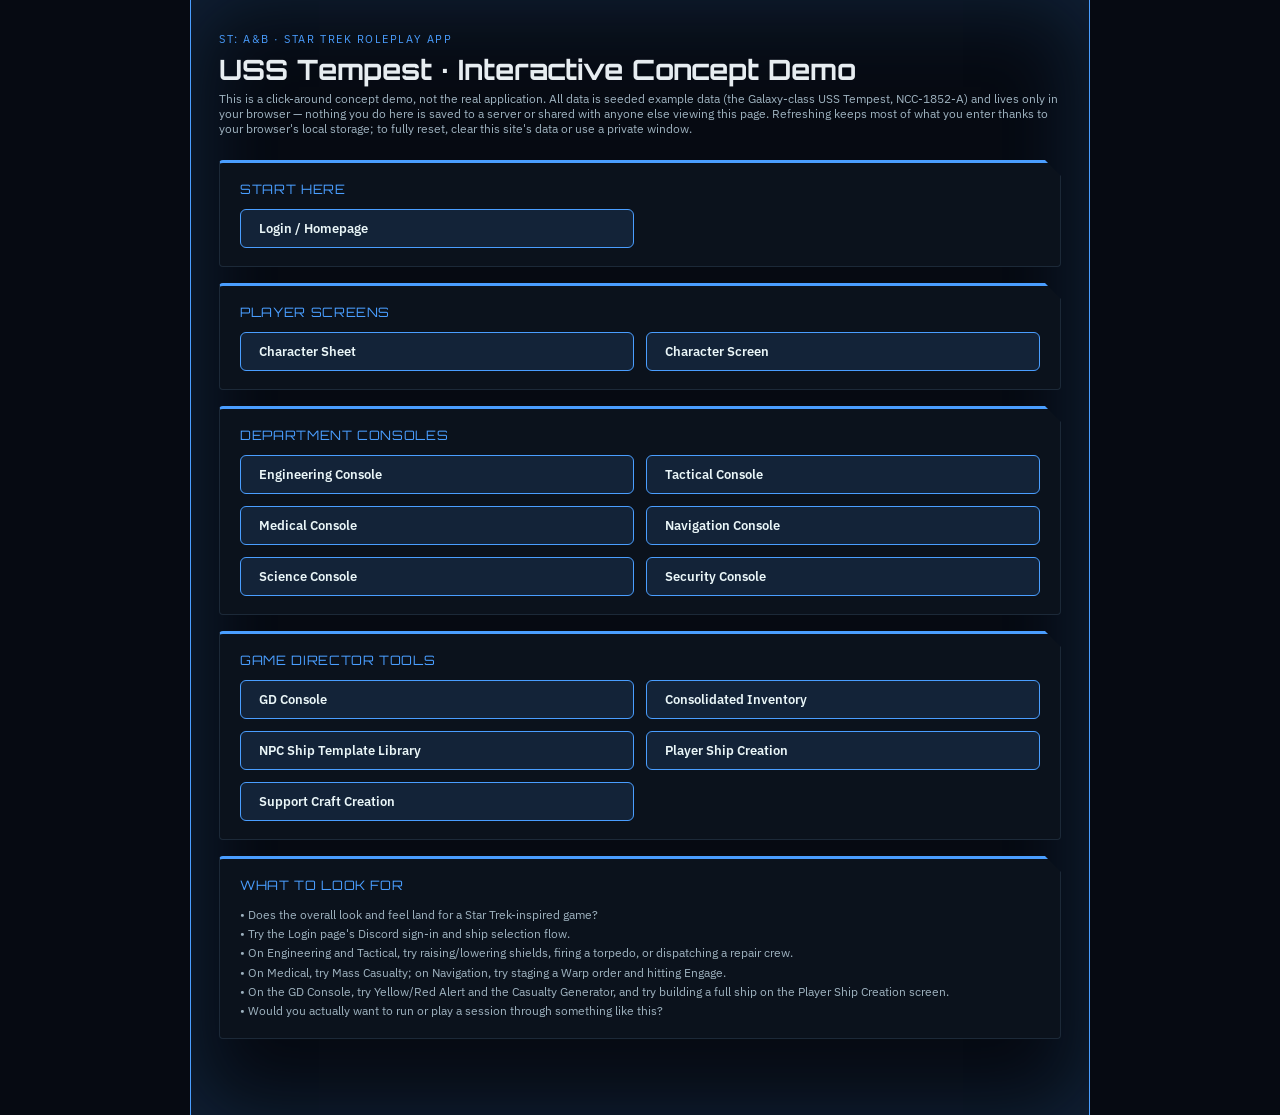
<file: index.html>
<!doctype html>
<html lang="en">
<head>
<meta charset="utf-8">
<title>ST: A&B — Demo</title>
<link rel="stylesheet" href="style.css">
</head>
<body>
<div class="app-frame" style="max-width: 900px;">
  <div class="eyebrow">ST: A&amp;B &middot; Star Trek Roleplay App</div>
  <div class="title" style="font-size: 28px; margin: 6px 0 4px;">USS Tempest &middot; Interactive Concept Demo</div>
  <div class="dim small" style="margin-bottom: 24px;">
    This is a click-around concept demo, not the real application. All data is seeded example data
    (the Galaxy-class USS Tempest, NCC-1852-A) and lives only in your browser — nothing you do here is saved
    to a server or shared with anyone else viewing this page. Refreshing keeps most of what you enter thanks
    to your browser's local storage; to fully reset, clear this site's data or use a private window.
  </div>

  <div class="panel">
    <div class="panel-h">START HERE</div>
    <div class="grid g2">
      <a class="link-btn" href="login.html">Login / Homepage</a>
    </div>
  </div>

  <div class="panel">
    <div class="panel-h">PLAYER SCREENS</div>
    <div class="grid g2">
      <a class="link-btn" href="character-sheet.html">Character Sheet</a>
      <a class="link-btn" href="character-screen.html">Character Screen</a>
    </div>
  </div>

  <div class="panel">
    <div class="panel-h">DEPARTMENT CONSOLES</div>
    <div class="grid g2">
      <a class="link-btn" href="engineering.html">Engineering Console</a>
      <a class="link-btn" href="tactical.html">Tactical Console</a>
      <a class="link-btn" href="medical.html">Medical Console</a>
      <a class="link-btn" href="navigation.html">Navigation Console</a>
      <a class="link-btn" href="science.html">Science Console</a>
      <a class="link-btn" href="security.html">Security Console</a>
    </div>
  </div>

  <div class="panel">
    <div class="panel-h">GAME DIRECTOR TOOLS</div>
    <div class="grid g2">
      <a class="link-btn" href="gd-console.html">GD Console</a>
      <a class="link-btn" href="inventory.html">Consolidated Inventory</a>
      <a class="link-btn" href="npc-ships.html">NPC Ship Template Library</a>
      <a class="link-btn" href="ship-creation.html">Player Ship Creation</a>
      <a class="link-btn" href="support-craft-creation.html">Support Craft Creation</a>
    </div>
  </div>

  <div class="panel">
    <div class="panel-h">WHAT TO LOOK FOR</div>
    <div class="small dim" style="line-height: 1.6;">
      &bull; Does the overall look and feel land for a Star Trek-inspired game?<br>
      &bull; Try the Login page's Discord sign-in and ship selection flow.<br>
      &bull; On Engineering and Tactical, try raising/lowering shields, firing a torpedo, or dispatching a repair crew.<br>
      &bull; On Medical, try Mass Casualty; on Navigation, try staging a Warp order and hitting Engage.<br>
      &bull; On the GD Console, try Yellow/Red Alert and the Casualty Generator, and try building a full ship on the Player Ship Creation screen.<br>
      &bull; Would you actually want to run or play a session through something like this?
    </div>
  </div>
</div>
</body>
</html>
</file>
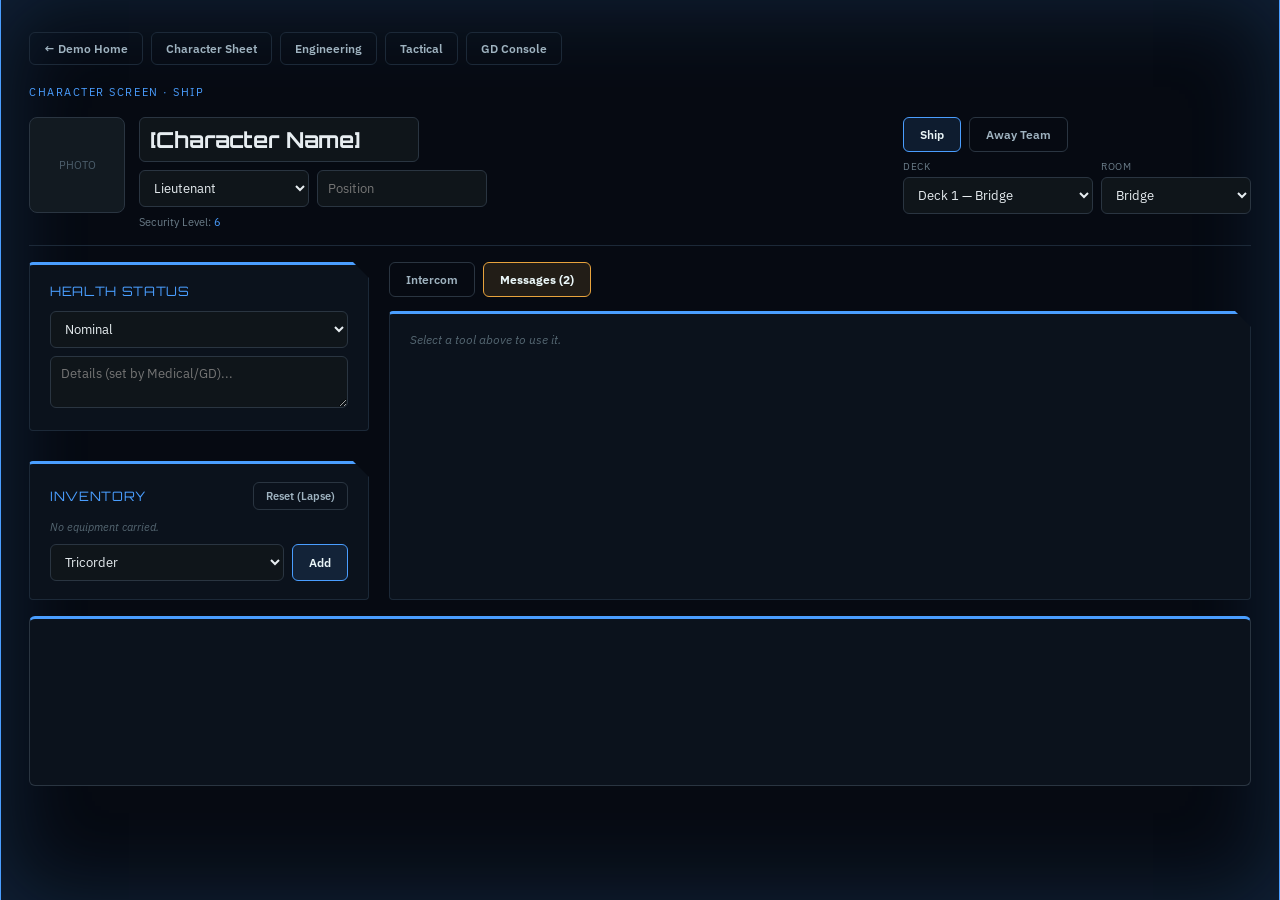
<file: character-screen.html>
<!doctype html>
<html lang="en">
<head>
<meta charset="utf-8">
<title>Character Screen — STAB Demo</title>
<link rel="stylesheet" href="style.css">
<script src="utils.js"></script>
</head>
<body>
<div class="app-frame">
  <div class="nav-links">
    <a href="index.html">&larr; Demo Home</a>
    <a href="character-sheet.html">Character Sheet</a>
    <a href="engineering.html">Engineering</a>
    <a href="tactical.html">Tactical</a>
    <a href="gd-console.html">GD Console</a>
  </div>

  <div class="top-bar">
    <div class="eyebrow" id="mode-label">Character Screen &middot; SHIP</div>
  </div>

  <div class="row justify-between items-start wrap" style="margin-bottom:14px;">
    <div class="row gap-14 items-start">
      <div style="width:96px; height:96px; border-radius:8px; border:1px solid #2a3541; background:#121a21; display:flex; align-items:center; justify-content:center; color:#4d5f6c; font-size:11px; text-transform:uppercase;">Photo</div>
      <div class="col gap-8">
        <input type="text" id="f-name" style="font-family:'Orbitron',sans-serif; font-size:22px; font-weight:700; width:280px;">
        <div class="row gap-8">
          <select id="f-rank" style="width:170px;"></select>
          <input type="text" id="f-position" placeholder="Position" style="width:170px;">
        </div>
        <div class="tiny dimmer">Security Level: <span id="f-seclevel" style="color:var(--accent);"></span></div>
      </div>
    </div>
    <div class="col gap-8">
      <div class="row gap-8">
        <button class="btn" id="btn-ship">Ship</button>
        <button class="btn" id="btn-away">Away Team</button>
      </div>
      <div class="row gap-8">
        <div class="col" style="width:190px;"><label class="label">Deck</label><select id="f-deck"></select></div>
        <div class="col" style="width:150px;"><label class="label">Room</label><select id="f-room"></select></div>
      </div>
    </div>
  </div>

  <div class="divider"></div>

  <div class="grid" style="grid-template-columns: 340px 1fr; gap:20px;">
    <div class="col gap-14">
      <div class="panel">
        <div class="panel-h">HEALTH STATUS</div>
        <select id="f-health" style="margin-bottom:8px;"></select>
        <textarea id="f-healthdetail" rows="2" placeholder="Details (set by Medical/GD)..."></textarea>
      </div>
      <div class="panel">
        <div class="row justify-between items-center" style="margin-bottom:10px;">
          <div class="panel-h" style="margin-bottom:0;">INVENTORY</div>
          <button class="btn btn-sm" id="btn-reset-lapse">Reset (Lapse)</button>
        </div>
        <div id="inv-list" class="col gap-6" style="margin-bottom:10px;"></div>
        <div id="inv-add-row" class="row gap-8">
          <select id="f-item" style="flex-grow:1;"></select>
          <button class="btn btn-accent" id="btn-add-item">Add</button>
        </div>
        <div class="tiny faint" id="away-note" style="display:none; color:#e8a33d;">Away Team mode — limited to what was drawn before departure.</div>
      </div>
    </div>
    <div class="col gap-14">
      <div class="row gap-8" id="tool-buttons"></div>
      <div class="panel" style="flex-grow:1; min-height:260px;" id="tool-panel"></div>
    </div>
  </div>

  <div class="chat-box" id="ship-chat"></div>
</div>

<div class="modal-backdrop" id="messages-backdrop" style="display:none;">
  <div class="modal-box">
    <div class="row justify-between items-center" style="margin-bottom:16px;">
      <div style="font-family:'Orbitron',sans-serif; font-size:16px; color:var(--accent);">MESSAGES</div>
      <button id="messages-close" style="background:none;border:none;color:#9fb3c0;font-size:18px;cursor:pointer;">&times;</button>
    </div>
    <div id="messages-list" style="display:flex;flex-direction:column;gap:10px;overflow:auto;flex-grow:1;"></div>
  </div>
</div>

<script>
const STATE = loadState('character-screen', {
  name: '', rank: 'Lieutenant', position: '',
  mode: 'ship', deck: null, room: null,
  healthStatus: 'Nominal', healthDetail: '',
  inventory: [], itemDraft: null,
  activeTool: null, commTarget: null, commSent: false, intercomMessage: '', intercomSent: false,
  shipChatLog: [
    { from: 'GD', text: 'Scene resumes on the bridge as repairs continue.' },
    { from: 'Lt. Cmdr. Ferro', text: 'Engineering reports warp core stable.' },
    { from: 'Ens. Ohin', text: 'Picking up something odd on long-range sensors...' }
  ],
  messages: [
    { id: 'msg-1', channel: 'messaging', from: 'Lt. Cmdr. Dael Ferro', preview: 'Need you down in Engineering when you have a sec.', body: 'Whenever you get a chance, could you swing by Main Engineering? Nothing urgent, just want a second set of eyes on the plasma relay readings.', unread: true },
    { id: 'msg-2', channel: 'communicator', from: 'Lt. Marcus Kade', preview: '[Voice hail — transcript]', body: "Kade to you — just checking in, we're holding position near the debris field. Let me know if Tactical needs anything from Security.", unread: true },
    { id: 'msg-3', channel: 'internal-comms', from: 'Bridge (Shipwide)', preview: 'All hands, stand by for a briefing at 1800 hours.', body: 'This is the Bridge. All department heads, please report to the briefing room at 1800 hours for a mission update. That is all.', unread: false }
  ]
});
function persist() { saveState('character-screen', STATE); }

const RANKS = [
  { label: 'Captain', level: 10 }, { label: 'Commander', level: 8 }, { label: 'Lieutenant Commander', level: 7 },
  { label: 'Lieutenant', level: 6 }, { label: 'Lieutenant J.G.', level: 5 }, { label: 'Ensign', level: 4 },
  { label: 'Non-Commissioned Crew', level: 3 }, { label: 'Civilian Personnel', level: 2 }
];
const DECKS = ['Deck 1 — Bridge', 'Deck 11 — Holodecks', 'Deck 15 — Primary Armory (Saucer)', 'Deck 16 — Secondary Armory (Stardrive)', 'Deck 24', 'Deck 33', 'Deck 42'];
const ROOMS = ['Bridge', 'Quarters', 'Sickbay', 'Engineering', 'Cargo Bay', 'Armory', 'Holodeck', 'Mess Hall'];
const HEALTH_OPTS = ['Nominal', 'Minor Injury', 'Under Medical Care', 'Critical'];
const ITEM_OPTS = ['Tricorder', 'Communicator', 'Phaser (Type I)', 'Medical Kit', 'Engineering Kit'];
const COMM_TARGETS = ['CO', 'XO', 'ENG', 'MED', 'SCI', 'SEC', 'OPS', 'NAV', 'TAC'];

function fillSelect(select, options) {
  select.innerHTML = '';
  options.forEach((o) => select.appendChild(el('option', { value: o }, o)));
}

function render() {
  document.getElementById('f-name').value = STATE.name || '[Character Name]';
  fillSelect(document.getElementById('f-rank'), RANKS.map((r) => r.label));
  document.getElementById('f-rank').value = STATE.rank;
  document.getElementById('f-position').value = STATE.position;
  const match = RANKS.find((r) => r.label === STATE.rank) || RANKS[3];
  document.getElementById('f-seclevel').textContent = match.level;

  fillSelect(document.getElementById('f-deck'), DECKS);
  document.getElementById('f-deck').value = STATE.deck || DECKS[0];
  fillSelect(document.getElementById('f-room'), ROOMS);
  document.getElementById('f-room').value = STATE.room || ROOMS[0];

  document.getElementById('mode-label').textContent = 'Character Screen \u00b7 ' + (STATE.mode === 'away' ? 'AWAY TEAM' : 'SHIP');
  document.getElementById('btn-ship').className = 'btn' + (STATE.mode === 'ship' ? ' btn-accent' : '');
  document.getElementById('btn-away').className = 'btn' + (STATE.mode === 'away' ? ' btn-accent' : '');
  document.getElementById('inv-add-row').style.display = STATE.mode === 'ship' ? 'flex' : 'none';
  document.getElementById('away-note').style.display = STATE.mode === 'away' ? 'block' : 'none';

  fillSelect(document.getElementById('f-health'), HEALTH_OPTS);
  document.getElementById('f-health').value = STATE.healthStatus;
  document.getElementById('f-healthdetail').value = STATE.healthDetail;

  fillSelect(document.getElementById('f-item'), ITEM_OPTS);

  const invList = document.getElementById('inv-list');
  invList.innerHTML = '';
  if (STATE.inventory.length === 0) invList.appendChild(el('div', { class: 'tiny faint' }, 'No equipment carried.'));
  STATE.inventory.forEach((item, i) => {
    const row = el('div', { class: 'row justify-between items-center small', style: 'padding:8px 10px; background:#0b1015; border:1px solid var(--panel-border); border-radius:6px;' });
    row.appendChild(el('span', {}, item));
    row.appendChild(el('button', { class: 'btn btn-sm', onclick: () => { STATE.inventory.splice(i, 1); persist(); render(); } }, 'Remove'));
    invList.appendChild(row);
  });

  renderTools();
}

document.getElementById('f-name').addEventListener('change', (e) => { STATE.name = e.target.value; persist(); });
document.getElementById('f-rank').addEventListener('change', (e) => { STATE.rank = e.target.value; persist(); render(); });
document.getElementById('f-position').addEventListener('change', (e) => { STATE.position = e.target.value; persist(); });
document.getElementById('f-deck').addEventListener('change', (e) => { STATE.deck = e.target.value; persist(); });
document.getElementById('f-room').addEventListener('change', (e) => { STATE.room = e.target.value; persist(); });
document.getElementById('btn-ship').addEventListener('click', () => { STATE.mode = 'ship'; persist(); render(); });
document.getElementById('btn-away').addEventListener('click', () => { STATE.mode = 'away'; persist(); render(); });
document.getElementById('f-health').addEventListener('change', (e) => { STATE.healthStatus = e.target.value; persist(); });
document.getElementById('f-healthdetail').addEventListener('change', (e) => { STATE.healthDetail = e.target.value; persist(); });
document.getElementById('btn-add-item').addEventListener('click', () => {
  const v = document.getElementById('f-item').value || ITEM_OPTS[0];
  STATE.inventory.push(v); persist(); render();
});
document.getElementById('btn-reset-lapse').addEventListener('click', () => {
  STATE.inventory = []; STATE.activeTool = null; persist(); render();
});

function renderTools() {
  const hasTricorder = STATE.inventory.includes('Tricorder');
  const hasComm = STATE.inventory.includes('Communicator');
  const btnWrap = document.getElementById('tool-buttons');
  btnWrap.innerHTML = '';
  if (hasTricorder) btnWrap.appendChild(el('button', { class: 'btn' + (STATE.activeTool === 'tricorder' ? ' btn-accent' : ''), onclick: () => { STATE.activeTool = 'tricorder'; persist(); render(); } }, 'Tricorder'));
  if (hasComm) btnWrap.appendChild(el('button', { class: 'btn' + (STATE.activeTool === 'communicator' ? ' btn-accent' : ''), onclick: () => { STATE.activeTool = 'communicator'; STATE.commSent = false; persist(); render(); } }, 'Communicator'));
  btnWrap.appendChild(el('button', { class: 'btn' + (STATE.activeTool === 'intercom' ? ' btn-accent' : ''), onclick: () => { STATE.activeTool = 'intercom'; STATE.intercomSent = false; persist(); render(); } }, 'Intercom'));
  const unreadCount = STATE.messages.filter((m) => m.unread).length;
  btnWrap.appendChild(el('button', { class: 'btn' + (unreadCount > 0 ? '' : ''), style: unreadCount > 0 ? 'border-color:#e8a33d;background:#e8a33d1f;color:#eaf6f8;font-weight:700;' : '', onclick: openMessages }, 'Messages' + (unreadCount > 0 ? ' (' + unreadCount + ')' : '')));

  const panel = document.getElementById('tool-panel');
  panel.innerHTML = '';
  if (!STATE.activeTool) { panel.appendChild(el('div', { class: 'faint small' }, 'Select a tool above to use it.')); return; }
  if (STATE.activeTool === 'tricorder') {
    panel.appendChild(el('div', { class: 'panel-h' }, 'TRICORDER READOUT'));
    panel.appendChild(el('div', { class: 'tiny dimmer', style: 'margin-bottom:12px;' }, 'Location: ' + (STATE.deck || DECKS[0]) + ' \u00b7 ' + (STATE.room || ROOMS[0])));
    ['Atmospheric composition: [nominal]', 'Lifeform readings: [none detected in range]', 'Radiation levels: [background]'].forEach((t) => panel.appendChild(el('div', { class: 'small dim' }, t)));
  } else if (STATE.activeTool === 'communicator') {
    panel.appendChild(el('div', { class: 'panel-h' }, 'COMMUNICATOR — POINT TO POINT'));
    const sel = el('select', { style: 'margin-bottom:8px;' });
    fillSelect(sel, COMM_TARGETS); sel.value = STATE.commTarget || COMM_TARGETS[0];
    sel.addEventListener('change', (e) => { STATE.commTarget = e.target.value; persist(); });
    panel.appendChild(el('div', { class: 'col', style: 'max-width:320px;' }, [
      el('label', { class: 'label' }, 'Hailing'), sel,
      el('button', { class: 'btn btn-accent', style: 'margin-top:8px; align-self:flex-start;', onclick: () => { STATE.commSent = true; persist(); render(); } }, 'Hail')
    ]));
    if (STATE.commSent) panel.appendChild(el('div', { class: 'tiny', style: 'color:var(--accent); margin-top:8px;' }, 'Hail sent to ' + (STATE.commTarget || COMM_TARGETS[0]) + '.'));
  } else if (STATE.activeTool === 'intercom') {
    panel.appendChild(el('div', { class: 'panel-h' }, "SHIP'S INTERCOM — ALL HANDS"));
    const ta = el('textarea', { rows: 3, placeholder: 'Message to all hands...', style: 'max-width:420px;' }, STATE.intercomMessage || '');
    ta.addEventListener('change', (e) => { STATE.intercomMessage = e.target.value; persist(); });
    panel.appendChild(ta);
    panel.appendChild(el('button', { class: 'btn btn-accent', style: 'margin-top:8px;', onclick: () => { STATE.intercomSent = true; persist(); render(); } }, 'Broadcast'));
    if (STATE.intercomSent) panel.appendChild(el('div', { class: 'tiny', style: 'color:var(--accent); margin-top:8px;' }, 'Broadcast sent shipwide.'));
  }
  renderShipChat(document.getElementById('ship-chat'), () => STATE.shipChatLog, (text) => { STATE.shipChatLog.push({ from: 'You', text: text }); persist(); });
}

const CHANNEL_LABELS = { 'internal-comms': 'Internal Comms (Voice)', 'messaging': 'Internal Messaging (Text)', 'communicator': 'Communicator (Personal)' };
function openMessages() {
  document.getElementById('messages-backdrop').style.display = 'flex';
  renderMessagesList();
}
function closeMessages() { document.getElementById('messages-backdrop').style.display = 'none'; render(); }
document.getElementById('messages-close').addEventListener('click', closeMessages);
document.getElementById('messages-backdrop').addEventListener('click', (e) => { if (e.target.id === 'messages-backdrop') closeMessages(); });

function renderMessagesList() {
  const list = document.getElementById('messages-list');
  list.innerHTML = '';
  STATE.messages.forEach((m) => {
    const card = el('div', { style: 'border:1px solid #1c252d;border-radius:8px;padding:14px 16px;background:#0b1015;cursor:pointer;' });
    const head = el('div', { class: 'row justify-between items-center' });
    const left = el('div', { class: 'row gap-8 items-center' });
    if (m.unread) left.appendChild(el('span', { style: 'width:7px;height:7px;border-radius:50%;background:var(--accent);display:inline-block;' }));
    left.appendChild(el('span', { style: 'font-size:11px;text-transform:uppercase;letter-spacing:0.05em;color:#6b7d89;' }, CHANNEL_LABELS[m.channel] || m.channel));
    head.appendChild(left);
    head.appendChild(el('span', { style: 'font-size:11px;color:#566873;' }, ''));
    card.appendChild(head);
    card.appendChild(el('div', { style: 'font-size:14px;font-weight:600;margin-top:4px;' }, m.from));
    card.appendChild(el('div', { style: 'font-size:13px;color:#9fb3c0;margin-top:2px;' }, m.preview));
    card.onclick = () => { m.expanded = !m.expanded; if (m.expanded) m.unread = false; persist(); renderMessagesList(); render(); };
    if (m.expanded) {
      card.appendChild(el('div', { style: 'margin-top:10px;padding-top:10px;border-top:1px solid #1c252d;font-size:13px;color:#c3d0d8;line-height:1.5;' }, m.body));
      const replyRow = el('div', { style: 'display:flex;gap:8px;margin-top:10px;' });
      const input = el('input', { class: 'stab-input', type: 'text', placeholder: 'Reply...', style: 'flex-grow:1;' });
      input.addEventListener('click', (e) => e.stopPropagation());
      const sendBtn = el('button', { style: 'padding:8px 14px;border-radius:6px;border:1px solid var(--accent);background:var(--accent-wash);color:#eaf6f8;font-family:"IBM Plex Sans",sans-serif;font-size:12px;font-weight:600;cursor:pointer;', onclick: (e) => { e.stopPropagation(); m.replySent = true; renderMessagesList(); } }, 'Send');
      replyRow.appendChild(input); replyRow.appendChild(sendBtn);
      card.appendChild(replyRow);
      if (m.replySent) card.appendChild(el('div', { style: 'font-size:11px;color:var(--accent);margin-top:6px;' }, 'Reply sent.'));
    }
    list.appendChild(card);
  });
}

render();
</script>
</body>
</html>
</file>
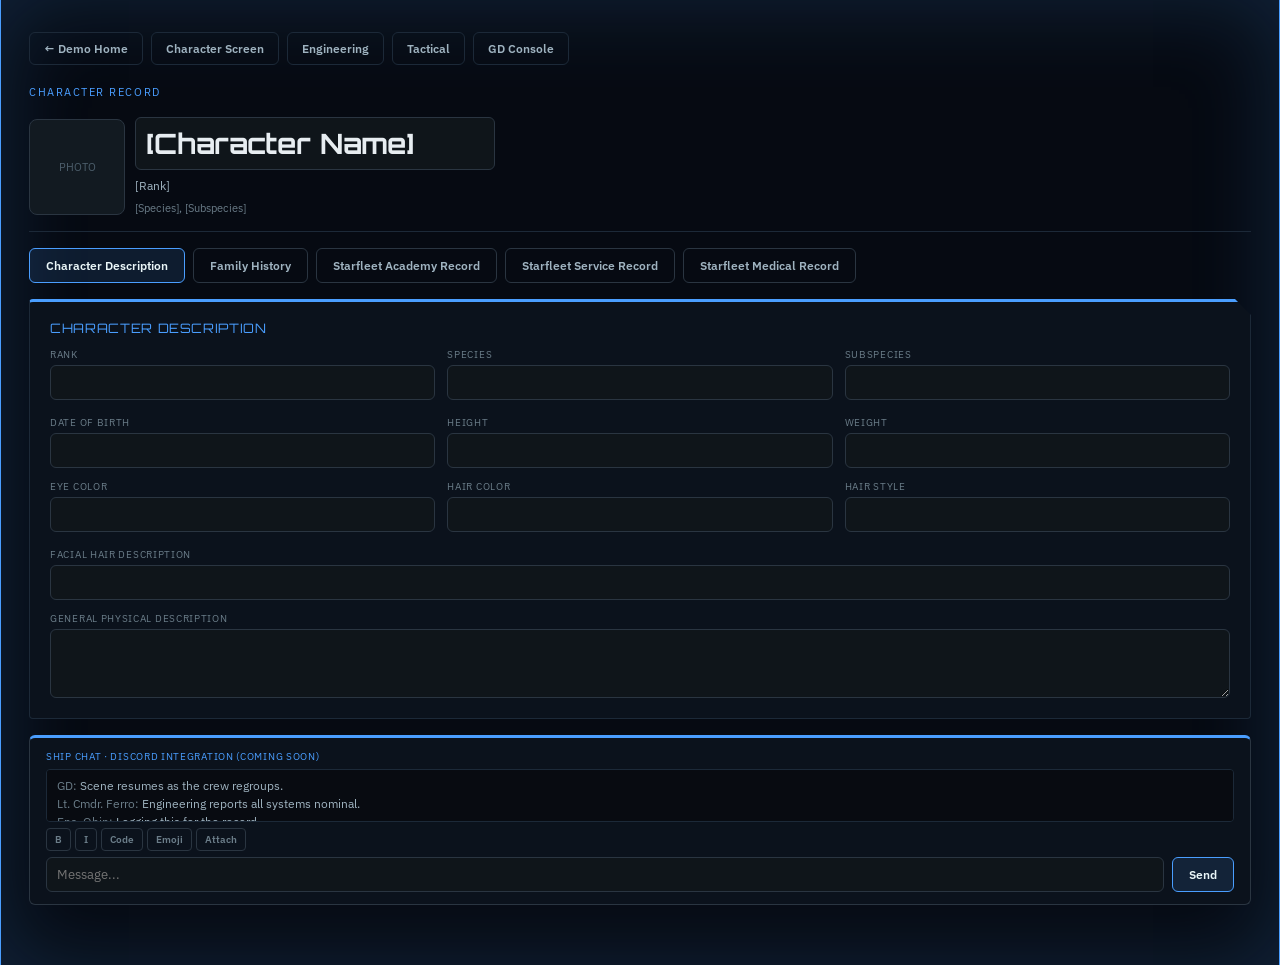
<file: character-sheet.html>
<!doctype html>
<html lang="en">
<head>
<meta charset="utf-8">
<title>Character Sheet — STAB Demo</title>
<link rel="stylesheet" href="style.css">
<script src="utils.js"></script>
</head>
<body>
<div class="app-frame">
  <div class="nav-links">
    <a href="index.html">&larr; Demo Home</a>
    <a href="character-screen.html">Character Screen</a>
    <a href="engineering.html">Engineering</a>
    <a href="tactical.html">Tactical</a>
    <a href="gd-console.html">GD Console</a>
  </div>

  <div class="top-bar">
    <div class="eyebrow">Character Record</div>
  </div>

  <div class="row items-end" style="margin-bottom: 16px;">
    <div class="col" style="width: 96px;">
      <div style="width: 96px; height: 96px; border-radius: 8px; border: 1px solid #2a3541; background: #121a21; display:flex; align-items:center; justify-content:center; color:#4d5f6c; font-size:11px; text-transform:uppercase;">Photo</div>
    </div>
    <div class="col gap-8" style="flex-grow:1;">
      <input type="text" id="f-name" style="font-family:'Orbitron',sans-serif; font-size:28px; font-weight:700; width: 360px;">
      <div class="row gap-8">
        <div class="dim small" id="d-rank"></div>
      </div>
      <div class="dimmer tiny" id="d-species"></div>
    </div>
  </div>

  <div class="divider"></div>

  <div class="row gap-8 wrap" id="tab-buttons" style="margin-bottom:16px;"></div>

  <div class="panel" id="tab-content" style="min-height: 420px;"></div>

  <div class="chat-box" id="ship-chat"></div>
</div>

<script>
const STATE = loadState('character-sheet', {
  name: '', rank: '', species: '', subspecies: '',
  dob: '', height: '', weight: '', eyeColor: '', hairColor: '', hairStyle: '', facialHair: '', description: '',
  familyMembers: [], serviceRecords: [], medicalRecords: [],
  academyTerms: [{ id: 'term-academy', label: 'Starfleet Academy', years: [1,2,3,4].map(n => ({ id: 'year-'+n, label: 'Year '+n, classes: [], notes: [] })) }],
  activeTab: 'physical',
  shipChatLog: [
    { from: 'GD', text: 'Scene resumes as the crew regroups.' },
    { from: 'Lt. Cmdr. Ferro', text: 'Engineering reports all systems nominal.' },
    { from: 'Ens. Ohin', text: 'Logging this for the record.' }
  ]
});
function persist() { saveState('character-sheet', STATE); }

const TABS = [
  { id: 'physical', label: 'Character Description' },
  { id: 'family', label: 'Family History' },
  { id: 'academy', label: 'Starfleet Academy Record' },
  { id: 'service', label: 'Starfleet Service Record' },
  { id: 'medical', label: 'Starfleet Medical Record' }
];

function renderHeader() {
  document.getElementById('f-name').value = STATE.name || '[Character Name]';
  document.getElementById('d-rank').textContent = STATE.rank || '[Rank]';
  document.getElementById('d-species').textContent = (STATE.species || '[Species]') + ', ' + (STATE.subspecies || '[Subspecies]');
}
document.getElementById('f-name').addEventListener('change', (e) => { STATE.name = e.target.value; persist(); });

function renderTabs() {
  const wrap = document.getElementById('tab-buttons');
  wrap.innerHTML = '';
  TABS.forEach((t) => {
    const btn = el('button', {
      class: 'btn' + (STATE.activeTab === t.id ? ' btn-accent' : ''),
      onclick: () => { STATE.activeTab = t.id; persist(); renderAll(); }
    }, t.label);
    wrap.appendChild(btn);
  });
}

function field(label, value, onChange, width) {
  const wrap = el('div', { class: 'col' + (width ? '' : '') });
  if (width) wrap.style.width = width;
  wrap.appendChild(el('label', { class: 'label' }, label));
  const input = el('input', { type: 'text', value: value || '' });
  input.addEventListener('change', (e) => onChange(e.target.value));
  wrap.appendChild(input);
  return wrap;
}

function renderPhysical(container) {
  container.appendChild(el('div', { class: 'panel-h' }, 'CHARACTER DESCRIPTION'));
  const row1 = el('div', { class: 'grid g3', style: 'margin-bottom:16px;' });
  row1.appendChild(field('Rank', STATE.rank, (v) => { STATE.rank = v; persist(); renderHeader(); }));
  row1.appendChild(field('Species', STATE.species, (v) => { STATE.species = v; persist(); renderHeader(); }));
  row1.appendChild(field('Subspecies', STATE.subspecies, (v) => { STATE.subspecies = v; persist(); renderHeader(); }));
  container.appendChild(row1);

  const row2 = el('div', { class: 'grid g3', style: 'margin-bottom:16px;' });
  const map = [['dob','Date of Birth'],['height','Height'],['weight','Weight'],['eyeColor','Eye Color'],['hairColor','Hair Color'],['hairStyle','Hair Style']];
  map.forEach(([key, label]) => row2.appendChild(field(label, STATE[key], (v) => { STATE[key] = v; persist(); })));
  container.appendChild(row2);

  container.appendChild(field('Facial Hair Description', STATE.facialHair, (v) => { STATE.facialHair = v; persist(); }));
  container.appendChild(el('div', { style: 'height:12px;' }));
  const descWrap = el('div', { class: 'col' });
  descWrap.appendChild(el('label', { class: 'label' }, 'General Physical Description'));
  const ta = el('textarea', { rows: 3 }, STATE.description || '');
  ta.addEventListener('change', (e) => { STATE.description = e.target.value; persist(); });
  descWrap.appendChild(ta);
  container.appendChild(descWrap);
}

function renderFamily(container) {
  container.appendChild(el('div', { class: 'panel-h' }, 'FAMILY DEMOGRAPHICS & HISTORY'));
  const form = el('div', { class: 'row items-end wrap gap-8', style: 'padding:16px; border:1px solid var(--panel-border); border-radius:8px; margin-bottom:16px;' });
  const nameIn = el('input', { type: 'text', placeholder: "e.g. T'Lira" });
  const relIn = el('input', { type: 'text', placeholder: 'e.g. Mother' });
  const profIn = el('input', { type: 'text', placeholder: 'e.g. Diplomat' });
  const nameWrap = el('div', { class: 'col flex-grow' }, [el('label', { class: 'label' }, 'Name of Family Member'), nameIn]);
  const relWrap = el('div', { class: 'col flex-grow' }, [el('label', { class: 'label' }, 'Relationship'), relIn]);
  const profWrap = el('div', { class: 'col flex-grow' }, [el('label', { class: 'label' }, 'Profession'), profIn]);
  const addBtn = el('button', { class: 'btn btn-accent', onclick: () => {
    if (!nameIn.value.trim()) return;
    STATE.familyMembers.push({ id: 'fam-' + Date.now(), name: nameIn.value.trim(), relationship: relIn.value.trim(), profession: profIn.value.trim(), notes: [] });
    persist(); renderAll();
  }}, 'Add');
  form.appendChild(nameWrap); form.appendChild(relWrap); form.appendChild(profWrap); form.appendChild(addBtn);
  container.appendChild(form);

  if (STATE.familyMembers.length === 0) {
    container.appendChild(el('div', { class: 'faint small' }, 'No family records yet — add one above.'));
  }
  STATE.familyMembers.forEach((m) => {
    const card = el('div', { class: 'card' });
    const head = el('div', { class: 'row justify-between items-center' });
    head.appendChild(el('div', {}, [
      el('div', { style: 'font-weight:600;' }, m.name),
      el('div', { class: 'tiny dim' }, m.relationship + ' \u00b7 ' + m.profession)
    ]));
    const noteBtn = el('button', { class: 'btn btn-sm', onclick: () => {
      const text = prompt('Add a note about ' + m.name + ':');
      if (text) { m.notes.push(text); persist(); renderAll(); }
    }}, 'Add Note');
    head.appendChild(noteBtn);
    card.appendChild(head);
    if (m.notes.length) {
      const notesWrap = el('div', { style: 'margin-top:10px; padding-top:10px; border-top:1px solid var(--panel-border);' });
      m.notes.forEach((n) => notesWrap.appendChild(el('div', { class: 'tiny dim' }, '\u2022 ' + n)));
      card.appendChild(notesWrap);
    }
    container.appendChild(card);
  });
}

function renderAcademy(container) {
  container.appendChild(el('div', { class: 'panel-h' }, 'STARFLEET ACADEMY RECORD'));
  STATE.academyTerms.forEach((term) => {
    const termBox = el('div', { style: 'border:1px solid #2a3541; border-radius:10px; padding:16px; margin-bottom:14px; background:#0a0e12;' });
    termBox.appendChild(el('div', { style: 'font-weight:700; color:var(--accent); margin-bottom:10px;' }, term.label));
    term.years.forEach((yr) => {
      const yrBox = el('div', { class: 'card' });
      const head = el('div', { class: 'row justify-between items-center' });
      head.appendChild(el('div', { style: 'font-weight:600;' }, yr.label));
      const noteBtn = el('button', { class: 'btn btn-sm', onclick: () => {
        const text = prompt('Note for ' + yr.label + ':');
        if (text) { yr.notes.push(text); persist(); renderAll(); }
      }}, 'Add Note');
      head.appendChild(noteBtn);
      yrBox.appendChild(head);
      if (yr.classes.length) {
        yr.classes.forEach((c) => yrBox.appendChild(el('div', { class: 'tiny dim' }, c.name + (c.grade ? ' \u00b7 Grade: ' + c.grade : ''))));
      }
      const addRow = el('div', { class: 'row items-end gap-8', style: 'margin-top:10px;' });
      const cIn = el('input', { type: 'text', placeholder: 'Class name' });
      const gIn = el('input', { type: 'text', placeholder: 'Grade', style: 'width:90px;' });
      const addBtn = el('button', { class: 'btn btn-sm', onclick: () => {
        if (!cIn.value.trim()) return;
        yr.classes.push({ name: cIn.value.trim(), grade: gIn.value.trim() });
        persist(); renderAll();
      }}, 'Add Class');
      addRow.appendChild(el('div', { class: 'col flex-grow' }, cIn));
      addRow.appendChild(el('div', { class: 'col', style: 'width:90px;' }, gIn));
      addRow.appendChild(addBtn);
      yrBox.appendChild(addRow);
      if (yr.notes.length) {
        const nWrap = el('div', { style: 'margin-top:8px;' });
        yr.notes.forEach((n) => nWrap.appendChild(el('div', { class: 'tiny dim' }, '\u2022 ' + n)));
        yrBox.appendChild(nWrap);
      }
      termBox.appendChild(yrBox);
    });
    const yearAddRow = el('div', { class: 'row items-end gap-8' });
    const ylIn = el('input', { type: 'text', placeholder: 'e.g. Year 5' });
    yearAddRow.appendChild(el('div', { class: 'col flex-grow' }, [el('label', { class: 'label' }, 'Add Year to ' + term.label), ylIn]));
    yearAddRow.appendChild(el('button', { class: 'btn', onclick: () => {
      term.years.push({ id: 'year-extra-' + Date.now(), label: ylIn.value.trim() || 'Additional Year', classes: [], notes: [] });
      persist(); renderAll();
    }}, 'Add Year'));
    termBox.appendChild(yearAddRow);
    container.appendChild(termBox);
  });

  const newTermRow = el('div', { class: 'row items-end gap-8', style: 'padding:16px; border:1px dashed #2a3541; border-radius:8px;' });
  const tIn = el('input', { type: 'text', placeholder: 'e.g. Command School' });
  newTermRow.appendChild(el('div', { class: 'col flex-grow' }, [el('label', { class: 'label' }, 'Add Additional Term'), tIn]));
  newTermRow.appendChild(el('button', { class: 'btn btn-accent', onclick: () => {
    STATE.academyTerms.push({ id: 'term-' + Date.now(), label: tIn.value.trim() || 'Additional Term', years: [] });
    persist(); renderAll();
  }}, 'Add Term'));
  container.appendChild(newTermRow);
}

function renderService(container) {
  container.appendChild(el('div', { class: 'panel-h' }, 'STARFLEET SERVICE RECORD'));
  const form = el('div', { style: 'padding:16px; border:1px solid var(--panel-border); border-radius:8px; margin-bottom:16px;' });
  const r1 = el('div', { class: 'row gap-8 wrap' });
  const assignIn = el('input', { type: 'text', placeholder: 'e.g. USS Tempest NCC-1852-A' });
  const dateIn = el('input', { type: 'text', placeholder: 'e.g. Jan 10, 2368' });
  const sdIn = el('input', { type: 'text', placeholder: 'e.g. 47024.65' });
  r1.appendChild(el('div', { class: 'col flex-grow' }, [el('label', { class: 'label' }, 'Assignment'), assignIn]));
  r1.appendChild(el('div', { class: 'col', style: 'width:170px;' }, [el('label', { class: 'label' }, 'Date Reported'), dateIn]));
  r1.appendChild(el('div', { class: 'col', style: 'width:140px;' }, [el('label', { class: 'label' }, 'Stardate'), sdIn]));
  const r2 = el('div', { class: 'row items-end gap-8 wrap', style: 'margin-top:10px;' });
  const posIn = el('input', { type: 'text', placeholder: 'e.g. Executive Officer' });
  const rankIn = el('input', { type: 'text', placeholder: 'e.g. Commander' });
  const shiftIn = el('input', { type: 'text', placeholder: 'e.g. Alpha' });
  r2.appendChild(el('div', { class: 'col flex-grow' }, [el('label', { class: 'label' }, 'Position'), posIn]));
  r2.appendChild(el('div', { class: 'col', style: 'width:150px;' }, [el('label', { class: 'label' }, 'Rank'), rankIn]));
  r2.appendChild(el('div', { class: 'col', style: 'width:120px;' }, [el('label', { class: 'label' }, 'Shift'), shiftIn]));
  r2.appendChild(el('button', { class: 'btn btn-accent', onclick: () => {
    if (!assignIn.value.trim()) return;
    STATE.serviceRecords.push({
      id: 'svc-' + Date.now(), assignment: assignIn.value.trim(), reportedDate: dateIn.value.trim(), reportedStardate: sdIn.value.trim(),
      transferDate: '', transferAssignment: '', transferStardate: '',
      timeline: [{ type: 'position', position: posIn.value.trim(), rank: rankIn.value.trim(), shift: shiftIn.value.trim() }]
    });
    persist(); renderAll();
  }}, 'Add Assignment'));
  form.appendChild(r1); form.appendChild(r2);
  container.appendChild(form);

  if (STATE.serviceRecords.length === 0) container.appendChild(el('div', { class: 'faint small' }, 'No service record entries yet.'));
  STATE.serviceRecords.forEach((rec) => {
    const card = el('div', { class: 'card' });
    const head = el('div', { class: 'row justify-between items-start wrap' });
    const left = el('div', {}, [
      el('div', { style: 'font-weight:600;' }, rec.assignment),
      el('div', { class: 'tiny dimmer' }, 'Reported: ' + rec.reportedDate + ' \u00b7 Stardate ' + rec.reportedStardate)
    ]);
    if (rec.transferDate) left.appendChild(el('div', { class: 'tiny dimmer' }, 'Transferred to ' + rec.transferAssignment + ': ' + rec.transferDate + ' \u00b7 Stardate ' + rec.transferStardate));
    else left.appendChild(el('div', { class: 'tiny', style: 'color:var(--accent);' }, 'Current Assignment'));
    head.appendChild(left);
    const btnRow = el('div', { class: 'row gap-6' });
    btnRow.appendChild(el('button', { class: 'btn btn-sm', onclick: () => {
      const p = prompt('New Position:'); if (p === null) return;
      const r = prompt('New Rank:') || ''; const s = prompt('Shift:') || '';
      rec.timeline.push({ type: 'position', position: p, rank: r, shift: s }); persist(); renderAll();
    }}, 'Add Position Change'));
    btnRow.appendChild(el('button', { class: 'btn btn-sm', onclick: () => {
      const sd = prompt('Stardate:') || ''; const text = prompt('Log entry text:');
      if (text) { rec.timeline.push({ type: 'log', stardate: sd, text: text }); persist(); renderAll(); }
    }}, 'Add Log Entry'));
    if (!rec.transferDate) {
      btnRow.appendChild(el('button', { class: 'btn btn-sm', onclick: () => {
        const a = prompt('Transfer Assignment:') || ''; const d = prompt('Transfer Date:') || ''; const sd = prompt('Stardate:') || '';
        if (d) { rec.transferAssignment = a; rec.transferDate = d; rec.transferStardate = sd; persist(); renderAll(); }
      }}, 'Set Transfer Date'));
    }
    head.appendChild(btnRow);
    card.appendChild(head);
    const tl = el('div', { style: 'margin-top:10px; padding-top:10px; border-top:1px solid var(--panel-border);' });
    rec.timeline.forEach((e2) => {
      if (e2.type === 'position') tl.appendChild(el('div', { class: 'tiny dim' }, 'Position: ' + e2.position + ' \u00b7 Rank: ' + e2.rank + ' \u00b7 Shift: ' + e2.shift));
      else tl.appendChild(el('div', { class: 'tiny', style: 'color:#8fa2ae; font-style:italic;' }, 'Log Entry \u2014 Stardate ' + e2.stardate + ': ' + e2.text));
    });
    card.appendChild(tl);
    container.appendChild(card);
  });
}

function renderMedical(container) {
  container.appendChild(el('div', { class: 'panel-h' }, 'STARFLEET MEDICAL RECORD'));
  const form = el('div', { class: 'row items-end gap-8 wrap', style: 'padding:16px; border:1px solid var(--panel-border); border-radius:8px; margin-bottom:16px;' });
  const facIn = el('input', { type: 'text', placeholder: 'e.g. USS Tempest Sickbay' });
  const attIn = el('input', { type: 'text', placeholder: 'e.g. Dr. T\u2019Vann' });
  const ageIn = el('input', { type: 'text', style: 'width:80px;' });
  const wtIn = el('input', { type: 'text', style: 'width:100px;' });
  const tempIn = el('input', { type: 'text', style: 'width:110px;', placeholder: 'e.g. 98.6\u00b0F' });
  const pulseIn = el('input', { type: 'text', style: 'width:90px;', placeholder: 'e.g. 72 bpm' });
  form.appendChild(el('div', { class: 'col flex-grow' }, [el('label', { class: 'label' }, 'Facility'), facIn]));
  form.appendChild(el('div', { class: 'col flex-grow' }, [el('label', { class: 'label' }, 'Attending'), attIn]));
  form.appendChild(el('div', { class: 'col', style: 'width:80px;' }, [el('label', { class: 'label' }, 'Age'), ageIn]));
  form.appendChild(el('div', { class: 'col', style: 'width:100px;' }, [el('label', { class: 'label' }, 'Weight'), wtIn]));
  form.appendChild(el('div', { class: 'col', style: 'width:110px;' }, [el('label', { class: 'label' }, 'Temp'), tempIn]));
  form.appendChild(el('div', { class: 'col', style: 'width:90px;' }, [el('label', { class: 'label' }, 'Pulse'), pulseIn]));
  form.appendChild(el('button', { class: 'btn btn-accent', onclick: () => {
    if (!facIn.value.trim()) return;
    STATE.medicalRecords.push({ id: 'med-' + Date.now(), facility: facIn.value.trim(), attending: attIn.value.trim(), age: ageIn.value.trim(), weight: wtIn.value.trim(), temperature: tempIn.value.trim(), pulse: pulseIn.value.trim(), notes: [] });
    persist(); renderAll();
  }}, 'Add'));
  container.appendChild(form);

  if (STATE.medicalRecords.length === 0) container.appendChild(el('div', { class: 'faint small' }, 'No medical record entries yet.'));
  STATE.medicalRecords.forEach((m) => {
    const card = el('div', { class: 'card' });
    const head = el('div', { class: 'row justify-between items-start' });
    head.appendChild(el('div', {}, [
      el('div', { style: 'font-weight:600;' }, m.facility),
      el('div', { class: 'tiny dim' }, 'Attending: ' + m.attending + ' \u00b7 Age: ' + m.age + ' \u00b7 Weight: ' + m.weight + ' \u00b7 Temp: ' + m.temperature + ' \u00b7 Pulse: ' + m.pulse)
    ]));
    head.appendChild(el('button', { class: 'btn btn-sm', onclick: () => {
      const text = prompt('New note:'); if (text) { m.notes.push(text); persist(); renderAll(); }
    }}, 'Add Note'));
    card.appendChild(head);
    if (m.notes.length) {
      const nWrap = el('div', { style: 'margin-top:10px; padding-top:10px; border-top:1px solid var(--panel-border);' });
      m.notes.forEach((n) => nWrap.appendChild(el('div', { class: 'tiny dim' }, '\u2022 ' + n)));
      card.appendChild(nWrap);
    }
    container.appendChild(card);
  });
}

function renderAll() {
  renderHeader();
  renderTabs();
  const content = document.getElementById('tab-content');
  content.innerHTML = '';
  if (STATE.activeTab === 'physical') renderPhysical(content);
  else if (STATE.activeTab === 'family') renderFamily(content);
  else if (STATE.activeTab === 'academy') renderAcademy(content);
  else if (STATE.activeTab === 'service') renderService(content);
  else if (STATE.activeTab === 'medical') renderMedical(content);
  renderShipChat(document.getElementById('ship-chat'), () => STATE.shipChatLog, (text) => { STATE.shipChatLog.push({ from: 'You', text: text }); persist(); });
}
renderAll();
</script>
</body>
</html>
</file>
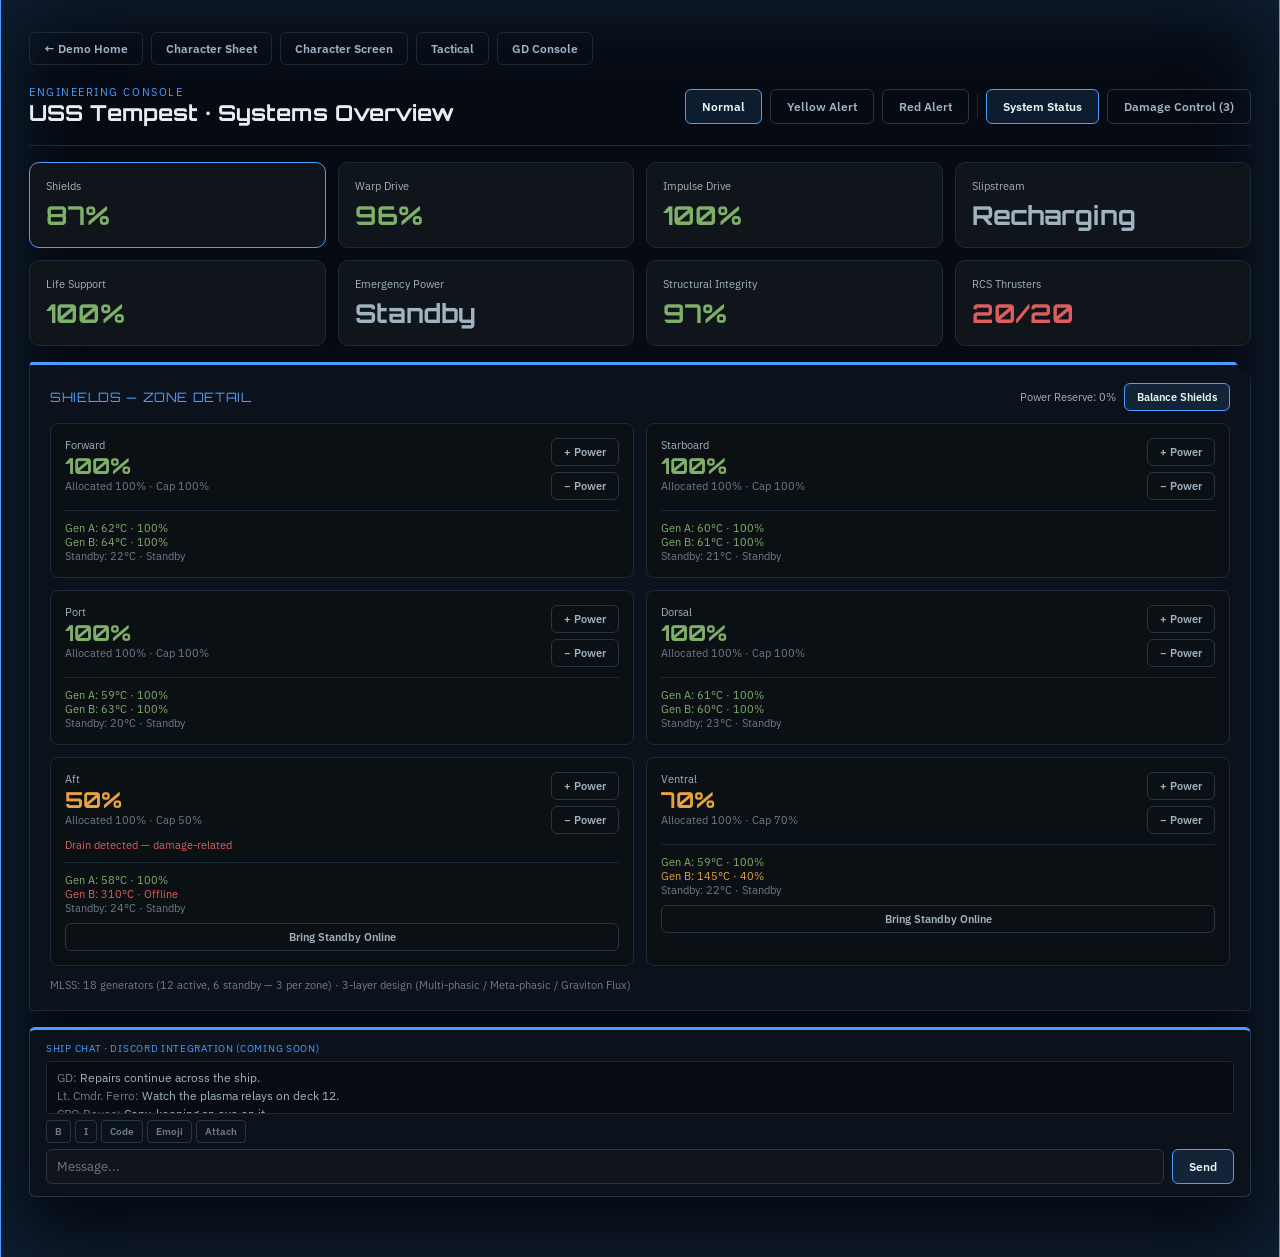
<file: engineering.html>
<!doctype html>
<html lang="en">
<head>
<meta charset="utf-8">
<title>Engineering — STAB Demo</title>
<link rel="stylesheet" href="style.css">
<script src="utils.js"></script>
</head>
<body>
<div class="app-frame">
  <div class="nav-links">
    <a href="index.html">&larr; Demo Home</a>
    <a href="character-sheet.html">Character Sheet</a>
    <a href="character-screen.html">Character Screen</a>
    <a href="tactical.html">Tactical</a>
    <a href="gd-console.html">GD Console</a>
  </div>

  <div class="top-bar">
    <div>
      <div class="eyebrow">Engineering Console</div>
      <div class="title" style="font-size:22px;">USS Tempest &middot; Systems Overview</div>
    </div>
    <div class="row gap-8 items-center">
      <div class="row gap-8" id="alert-buttons"></div>
      <div style="width:1px; height:24px; background:var(--panel-border);"></div>
      <div class="row gap-8" id="mode-buttons"></div>
    </div>
  </div>
  <div class="divider"></div>

  <div id="status-view">
    <div class="grid g4" id="system-tiles" style="margin-bottom:16px;"></div>
    <div class="panel" id="system-detail" style="min-height:300px;"></div>
  </div>

  <div id="damage-view" style="display:none;">
    <div class="grid" style="grid-template-columns: 1fr 300px; gap:16px;">
      <div id="incident-list"></div>
      <div class="panel"><div class="panel-h">ENGINEERING POOL</div><div id="engineer-pool" class="col gap-8"></div></div>
    </div>
  </div>

  <div class="chat-box" id="ship-chat"></div>
</div>

<script>
const BASE_ACCENT = '#4a9eff';
const STATE = loadState('engineering', {
  shipChatLog: [
    { from: 'GD', text: 'Repairs continue across the ship.' },
    { from: 'Lt. Cmdr. Ferro', text: 'Watch the plasma relays on deck 12.' },
    { from: 'CPO Reyes', text: 'Copy, keeping an eye on it.' }
  ],
  alertLevel: 'normal', viewMode: 'status', selectedSystem: 'shields',
  shieldAllocation: { forward: 100, starboard: 100, port: 100, dorsal: 100, aft: 100, ventral: 100 },
  shieldGenerators: {
    forward: [{ role: 'active', temp: 62, power: 100 }, { role: 'active', temp: 64, power: 100 }, { role: 'standby', temp: 22, power: 0 }],
    starboard: [{ role: 'active', temp: 60, power: 100 }, { role: 'active', temp: 61, power: 100 }, { role: 'standby', temp: 21, power: 0 }],
    port: [{ role: 'active', temp: 59, power: 100 }, { role: 'active', temp: 63, power: 100 }, { role: 'standby', temp: 20, power: 0 }],
    dorsal: [{ role: 'active', temp: 61, power: 100 }, { role: 'active', temp: 60, power: 100 }, { role: 'standby', temp: 23, power: 0 }],
    aft: [{ role: 'active', temp: 58, power: 100 }, { role: 'offline', temp: 310, power: 0 }, { role: 'standby', temp: 24, power: 0 }],
    ventral: [{ role: 'active', temp: 59, power: 100 }, { role: 'active', temp: 145, power: 40 }, { role: 'standby', temp: 22, power: 0 }]
  },
  reactors: (() => {
    const groups = [['stardrive','Main Impulse Drive (Stardrive)'],['saucer-port','Secondary Impulse Drive — Port (Saucer)'],['saucer-stbd','Secondary Impulse Drive — Starboard (Saucer)']];
    const list = [];
    groups.forEach(([key,label]) => { for (let i=1;i<=8;i++) list.push({ id:key+'-r'+i, group:key, groupLabel:label, label:'Reactor '+i, status: i>6?'standby':'active', temp: i>6?180:870+((i*7)%40), load: i>6?null:62+((i*5)%28) }); });
    return list;
  })(),
  lsUnits: { gravity: mkUnits(), sif: mkUnits(), idf: mkUnits() },
  selectedLS: null,
  rcs: (() => { const arr=[]; for(let i=1;i<=20;i++) arr.push({ id:i, status:'online', thrust:100, condition:100, safety:false }); return arr; })(),
  engineerPool: {
    generalEngineers: { label: 'General Engineers', total: 24, allocated: 0 },
    warpTheory: { label: 'Warp Theory Specialists', total: 12, allocated: 0 },
    architectural: { label: 'Architectural Engineers', total: 6, allocated: 0 },
    mechanical: { label: 'Mechanical Engineers', total: 10, allocated: 0 },
    impulse: { label: 'Impulse Specialists', total: 18, allocated: 0 },
    sensorCal: { label: 'Sensor Calibration Specialists', total: 11, allocated: 0 },
    flightSystems: { label: 'Flight Systems Specialists', total: 12, allocated: 0 },
    atmospheric: { label: 'Atmospheric Technology Specialists', total: 6, allocated: 0 },
    maintenance: { label: 'Maintenance', total: 82, allocated: 0 },
    transporterTech: { label: 'Transporter Technicians', total: 24, allocated: 0 },
    computerSystems: { label: 'Computer Systems Specialists', total: 12, allocated: 0 },
    lifeSupportSpec: { label: 'Life Support Subsystems Specialists', total: 24, allocated: 0 }
  },
  incidents: [
    { id: 'inc-1', title: 'Aft Shield Generator', description: 'Drain detected — output down to 45%.', baseHours: 6, dispatched: false, repaired: false, assignedTeams: [], repairType: null },
    { id: 'inc-2', title: 'Ventral Shield Emitter', description: 'Drain detected — output down to 60%.', baseHours: 4, dispatched: false, repaired: false, assignedTeams: [], repairType: null },
    { id: 'inc-3', title: 'Port Nacelle — Warp Coil Misalignment', description: 'Nacelle sheared during last engagement.', baseHours: 45, dispatched: false, repaired: false, assignedTeams: [], repairType: null }
  ]
});
function mkUnits() { const a=[]; for(let i=1;i<=16;i++) a.push({ status:'online', power:100 }); return a; }
function persist() { saveState('engineering', STATE); }
function statusColor(pct) { return pct>=80?'#7fb069':pct>=50?'#e8a33d':'#e05d5d'; }

function applyTheme() { applyAlertTheme(STATE.alertLevel, BASE_ACCENT); }

function renderAlertButtons() {
  const wrap = document.getElementById('alert-buttons'); wrap.innerHTML = '';
  ['normal','yellow','red'].forEach((lvl) => {
    const labels = { normal: 'Normal', yellow: 'Yellow Alert', red: 'Red Alert' };
    const btn = el('button', { class: 'btn' + (STATE.alertLevel===lvl?' btn-accent':''), onclick: () => { STATE.alertLevel = lvl; persist(); applyTheme(); renderAlertButtons(); } }, labels[lvl]);
    wrap.appendChild(btn);
  });
}

function renderModeButtons() {
  const wrap = document.getElementById('mode-buttons'); wrap.innerHTML = '';
  wrap.appendChild(el('button', { class: 'btn' + (STATE.viewMode==='status'?' btn-accent':''), onclick: () => { STATE.viewMode='status'; persist(); renderView(); } }, 'System Status'));
  const openCount = STATE.incidents.filter(i=>!i.dispatched&&!i.repaired).length;
  wrap.appendChild(el('button', { class: 'btn' + (STATE.viewMode==='damage'?' btn-accent':''), onclick: () => { STATE.viewMode='damage'; persist(); renderView(); } }, 'Damage Control' + (openCount?(' ('+openCount+')'):'')));
}

const SYSTEMS = [
  { id: 'shields', name: 'Shields' }, { id: 'warp', name: 'Warp Drive' }, { id: 'impulse', name: 'Impulse Drive' },
  { id: 'slipstream', name: 'Slipstream' }, { id: 'lifesupport', name: 'Life Support' }, { id: 'power', name: 'Emergency Power' },
  { id: 'structural', name: 'Structural Integrity' }, { id: 'rcs', name: 'RCS Thrusters' }
];

function shieldZonePct(key) {
  const gens = STATE.shieldGenerators[key];
  const cap = Math.round(gens.filter(g=>g.role==='active').reduce((a,g)=>a+(g.power/100)*50,0));
  return Math.min(STATE.shieldAllocation[key], cap);
}
function shieldOverall() { const keys=Object.keys(STATE.shieldAllocation); return Math.round(keys.reduce((a,k)=>a+shieldZonePct(k),0)/keys.length); }

function renderSystemTiles() {
  const wrap = document.getElementById('system-tiles'); wrap.innerHTML = '';
  SYSTEMS.forEach((s) => {
    let val;
    if (s.id === 'shields') val = shieldOverall() + '%';
    else if (s.id === 'warp') val = '96%';
    else if (s.id === 'impulse') val = '100%';
    else if (s.id === 'slipstream') val = 'Recharging';
    else if (s.id === 'lifesupport') val = '100%';
    else if (s.id === 'power') val = 'Standby';
    else if (s.id === 'structural') val = '97%';
    else if (s.id === 'rcs') val = STATE.rcs.filter(t=>t.status==='online').length + '/20';
    const numeric = parseInt(val, 10);
    const color = isNaN(numeric) ? '#9fb3c0' : statusColor(numeric);
    const tile = el('div', { class: 'tile' + (STATE.selectedSystem===s.id?' selected':''), onclick: () => { STATE.selectedSystem = s.id; persist(); renderDetail(); renderSystemTiles(); } }, [
      el('div', { class: 'tiny dim' }, s.name),
      el('div', { class: 'tile-value', style: 'color:' + color + ';' }, val)
    ]);
    wrap.appendChild(tile);
  });
}

function renderDetail() {
  const c = document.getElementById('system-detail'); c.innerHTML = '';
  const s = STATE.selectedSystem;
  if (s === 'shields') renderShields(c);
  else if (s === 'warp') renderWarp(c);
  else if (s === 'impulse') renderImpulse(c);
  else if (s === 'slipstream') { c.appendChild(el('div',{class:'panel-h'},'QUANTUM SLIPSTREAM DRIVE')); c.appendChild(el('div',{class:'small dim'},'Status: Recharging \u00b7 Charge: 75% \u00b7 Est. 6 hrs remaining of 24 hr cycle')); c.appendChild(el('div',{class:'tiny dimmer', style:'margin-top:6px;'},'Max distance per jump: 40 light years')); }
  else if (s === 'lifesupport') renderLifeSupport(c);
  else if (s === 'power') { c.appendChild(el('div',{class:'panel-h'},'EMERGENCY POWER')); c.appendChild(el('div',{class:'small dim'},'Stardrive: 6 Honeywell LV-426 Plasma Generators — Standby, ready')); c.appendChild(el('div',{class:'small dim'},'Saucer: 2 Honeywell LV-223 Plasma Generators — Standby, ready')); }
  else if (s === 'structural') { c.appendChild(el('div',{class:'panel-h'},'STRUCTURAL INTEGRITY')); c.appendChild(el('div',{class:'small dim'},'Hull condition: 97% \u00b7 Duranium & Tritanium alloy, double hull, ablative armor')); }
  else if (s === 'rcs') renderRCS(c);
}

function renderShields(c) {
  c.appendChild(el('div', { class: 'row justify-between items-center' }, [
    el('div', { class: 'panel-h', style: 'margin-bottom:0;' }, 'SHIELDS — ZONE DETAIL'),
    el('div', { class: 'row gap-8 items-center' }, [
      el('div', { class: 'tiny dim' }, 'Power Reserve: ' + (600 - Object.values(STATE.shieldAllocation).reduce((a,b)=>a+b,0)) + '%'),
      el('button', { class: 'btn btn-accent btn-sm', onclick: () => { STATE.shieldAllocation = { forward:100,starboard:100,port:100,dorsal:100,aft:100,ventral:100 }; persist(); renderDetail(); renderSystemTiles(); } }, 'Balance Shields')
    ])
  ]));
  const grid = el('div', { class: 'grid g2', style: 'margin-top:12px;' });
  Object.keys(STATE.shieldAllocation).forEach((key) => {
    const label = key.charAt(0).toUpperCase() + key.slice(1);
    const pct = shieldZonePct(key);
    const gens = STATE.shieldGenerators[key];
    const cap = Math.round(gens.filter(g=>g.role==='active').reduce((a,g)=>a+(g.power/100)*50,0));
    const box = el('div', { style: 'border:1px solid var(--panel-border); border-radius:8px; padding:14px; background:#0b1015;' });
    box.appendChild(el('div', { class: 'row justify-between items-start' }, [
      el('div', {}, [
        el('div', { class: 'tiny dim' }, label),
        el('div', { class: 'title', style: 'font-size:22px; color:'+statusColor(pct)+';' }, pct + '%'),
        el('div', { class: 'tiny dimmer' }, 'Allocated ' + STATE.shieldAllocation[key] + '% \u00b7 Cap ' + cap + '%')
      ]),
      el('div', { class: 'col gap-6' }, [
        el('button', { class: 'btn btn-sm', onclick: () => { const rsv = 600 - Object.values(STATE.shieldAllocation).reduce((a,b)=>a+b,0); if (rsv<=0) return; STATE.shieldAllocation[key] = Math.min(150, STATE.shieldAllocation[key]+10); persist(); renderDetail(); renderSystemTiles(); } }, '+ Power'),
        el('button', { class: 'btn btn-sm', onclick: () => { if (STATE.shieldAllocation[key]<=0) return; STATE.shieldAllocation[key] = Math.max(0, STATE.shieldAllocation[key]-10); persist(); renderDetail(); renderSystemTiles(); } }, '\u2212 Power')
      ])
    ]));
    if (pct < 70) box.appendChild(el('div', { class: 'tiny', style: 'color:#e05d5d; margin-top:4px;' }, 'Drain detected — damage-related'));
    const genWrap = el('div', { style: 'margin-top:10px; padding-top:10px; border-top:1px solid var(--panel-border);' });
    gens.forEach((g, i) => {
      const gc = g.role==='offline'?'#e05d5d':g.role==='standby'?'#6b7d89':(g.power<70?'#e8a33d':'#7fb069');
      const gl = g.role==='standby'?'Standby':'Gen '+String.fromCharCode(65+i);
      const gd = g.role==='offline'?'Offline':g.role==='standby'?'Standby':g.power+'%';
      genWrap.appendChild(el('div', { class: 'tiny', style: 'color:'+gc+';' }, gl + ': ' + g.temp + '\u00b0C \u00b7 ' + gd));
    });
    box.appendChild(genWrap);
    const weak = gens.some(g=>g.role==='offline'||(g.role==='active'&&g.power<70));
    const standby = gens.some(g=>g.role==='standby');
    if (weak && standby) {
      box.appendChild(el('button', { class: 'btn btn-sm', style:'width:100%; margin-top:8px;', onclick: () => {
        const wi = gens.findIndex(g=>g.role==='offline'||(g.role==='active'&&g.power<70));
        const si = gens.findIndex(g=>g.role==='standby');
        if (wi<0||si<0) return;
        gens[si] = { role:'active', temp:60, power:100 };
        gens[wi] = { role:'standby', temp:25, power:0 };
        persist(); renderDetail(); renderSystemTiles();
      } }, 'Bring Standby Online'));
    }
    grid.appendChild(box);
  });
  c.appendChild(grid);
  c.appendChild(el('div', { class: 'tiny dimmer', style: 'margin-top:12px;' }, 'MLSS: 18 generators (12 active, 6 standby — 3 per zone) \u00b7 3-layer design (Multi-phasic / Meta-phasic / Graviton Flux)'));
}

function renderWarp(c) {
  c.appendChild(el('div', { class: 'panel-h' }, 'WARP DRIVE — COMPONENT STATUS'));
  const comps = [['Port Nacelle',94],['Starboard Nacelle',96],['Antimatter Containment Pod',98],['Matter Injector',94],['Anti-Matter Injector',92],['Deuterium Fuel Reserve',82],['Antimatter Fuel Reserve',91],['Dilithium Crystal Status',95],['Coolant System Status',97],['Coolant Fluid Level',88],['M/ARA Reaction Chamber Containment',99],['Magnetic Constriction Status',93]];
  const grid = el('div', { class: 'grid g5' });
  comps.forEach(([name,pct]) => grid.appendChild(el('div', { style: 'border:1px solid var(--panel-border); border-radius:8px; padding:12px; background:#0b1015;' }, [
    el('div', { class: 'tiny dim' }, name), el('div', { class: 'title', style: 'font-size:18px; color:'+statusColor(pct)+'; margin-top:6px;' }, pct+'%')
  ])));
  c.appendChild(grid);
  c.appendChild(el('div', { class: 'tiny dimmer', style:'margin-top:12px;' }, 'Max Sustainable Warp 9.95 \u00b7 Standard Cruise Warp 8'));
}

function renderImpulse(c) {
  c.appendChild(el('div', { class: 'panel-h' }, 'IMPULSE DRIVE — FUSION REACTOR MANAGEMENT'));
  const groups = [['stardrive','Main Impulse Drive (Stardrive)'],['saucer-port','Secondary Impulse Drive — Port (Saucer)'],['saucer-stbd','Secondary Impulse Drive — Starboard (Saucer)']];
  groups.forEach(([key,label]) => {
    const reactors = STATE.reactors.filter(r=>r.group===key);
    const active = reactors.filter(r=>r.status==='active').length, standby = reactors.filter(r=>r.status==='standby').length, cooldown = reactors.filter(r=>r.status==='cooldown').length;
    c.appendChild(el('div', { class: 'tiny dim', style:'margin:10px 0 8px; font-weight:600;' }, label + ' \u00b7 ' + active + ' Active / ' + standby + ' Standby / ' + cooldown + ' Cooling'));
    const grid = el('div', { class: 'grid g4', style:'margin-bottom:14px;' });
    reactors.forEach((r) => {
      const meta = { active:['#7fb069','Active'], standby:['#5ec8d8','Standby'], cooldown:['#e8a33d','Cooling'] }[r.status];
      const box = el('div', { style:'border:1px solid '+(r.status==='cooldown'?'#e8a33d':'var(--panel-border)')+'; border-radius:8px; padding:10px; background:#0b1015;' });
      box.appendChild(el('div', { class:'row justify-between items-center' }, [el('div',{class:'tiny', style:'font-weight:600;'},r.label), el('div',{class:'tiny', style:'color:'+meta[0]+'; text-transform:uppercase;'},meta[1])]));
      box.appendChild(el('div', { class:'tiny dimmer', style:'margin-top:6px;' }, 'Temp: ' + r.temp + '\u00b0C'));
      box.appendChild(el('div', { class:'tiny dimmer' }, r.status==='active' ? ('Load: '+r.load+'%') : r.status==='cooldown' ? 'Cooling — est. 3 hrs' : 'Ready'));
      if (r.status==='active' && reactors.some(x=>x.status==='standby')) {
        box.appendChild(el('button', { class:'btn btn-sm', style:'width:100%; margin-top:6px;', onclick: () => {
          const standbyR = reactors.find(x=>x.status==='standby');
          if (!standbyR) return;
          r.status='cooldown'; standbyR.status='active'; standbyR.load=65; standbyR.temp=860;
          persist(); renderImpulseRefresh();
        } }, 'Swap Out'));
      }
      if (r.status==='cooldown') {
        box.appendChild(el('button', { class:'btn btn-sm', style:'width:100%; margin-top:6px;', onclick: () => { r.status='standby'; r.temp=180; r.load=null; persist(); renderImpulseRefresh(); } }, 'Cooldown Complete'));
      }
      grid.appendChild(box);
    });
    c.appendChild(grid);
  });
}
function renderImpulseRefresh() { renderDetail(); }

function renderLifeSupport(c) {
  c.appendChild(el('div', { class: 'panel-h' }, 'LIFE SUPPORT — DETAIL'));
  c.appendChild(el('div', { class: 'tiny dimmer', style:'margin-bottom:12px;' }, 'Primary Life Support Subsystem: Bryant Life Support System T-200 Series'));
  const subs = [['gravity','Gravity Generation','16x Bosch Superconductors (Version 3.5)','Backup: Tublof Type VIII Auxiliary Gravity Generators'],
    ['sif','Structural Integrity Field','16x S.I.F. Generators','Backup: Cochran Systems F-1A Auxiliary S.I.F. Generators'],
    ['idf','Inertial Dampening Field','16x I.D.F. Generators','Backup: Tublof Auxiliary I.D.F. Generators']];
  const grid = el('div', { class: 'grid g3', style:'margin-bottom:16px;' });
  subs.forEach(([key,label,desc,backup]) => {
    const units = STATE.lsUnits[key];
    const online = units.filter(u=>u.status==='online').length;
    const avg = Math.round(units.reduce((a,u)=>a+(u.status==='online'?u.power:0),0)/units.length);
    const sc = online===units.length?'#7fb069':online===0?'#e05d5d':'#e8a33d';
    const box = el('div', { style:'cursor:pointer; border:1px solid '+(STATE.selectedLS===key?'var(--accent)':'var(--panel-border)')+'; border-radius:8px; padding:12px; background:#0b1015;', onclick: () => { STATE.selectedLS = key; persist(); renderDetail(); } }, [
      el('div', { class:'tiny dim', style:'font-weight:600;' }, label),
      el('div', { class:'tiny dimmer', style:'margin-top:6px;' }, desc),
      el('div', { class:'tiny dimmer' }, backup),
      el('div', { class:'tiny', style:'color:'+sc+'; margin-top:6px;' }, online+'/'+units.length+' units online \u00b7 avg '+avg+'%')
    ]);
    grid.appendChild(box);
  });
  c.appendChild(grid);
  c.appendChild(el('div', { class:'tiny dimmer', style:'margin-bottom:14px;' }, 'Generators are distributed across deck zones. Click a subsystem above to manage its units.'));

  if (STATE.selectedLS) {
    const units = STATE.lsUnits[STATE.selectedLS];
    const labelMap = { gravity:'Gravity Generation', sif:'Structural Integrity Field', idf:'Inertial Dampening Field' };
    c.appendChild(el('div', { style:'border-top:1px solid var(--panel-border); padding-top:14px;' }, [
      el('div', { class:'small', style:'font-weight:600; color:var(--accent); margin-bottom:10px;' }, labelMap[STATE.selectedLS] + ' — UNITS')
    ]));
    const ugrid = el('div', { class: 'grid', style: 'grid-template-columns: repeat(8, minmax(0,1fr)); gap:8px;' });
    units.forEach((u, i) => {
      const online = u.status==='online';
      const box = el('div', { style: 'border:1px solid var(--panel-border); border-radius:6px; padding:8px; background:#0b1015;' });
      box.appendChild(el('div', { class:'row justify-between items-center' }, [el('div',{class:'tiny', style:'font-weight:600;'},'Unit '+(i+1)), el('div',{class:'tiny', style:'color:'+(online?'#7fb069':'#e05d5d')+';'}, online?'Online':'Offline')]));
      box.appendChild(el('div', { class:'tiny dimmer', style:'margin-top:4px;' }, online?('Power: '+u.power+'%'):'Powered down'));
      const btnRow = el('div', { class:'row gap-6', style:'margin-top:6px;' });
      btnRow.appendChild(el('button', { class:'btn btn-sm', style:'flex:1;', onclick: () => { if(!online) return; u.power=Math.max(0,u.power-10); persist(); renderDetail(); } }, '\u2212'));
      btnRow.appendChild(el('button', { class:'btn btn-sm', style:'flex:1;', onclick: () => { if(!online) return; u.power=Math.min(100,u.power+10); persist(); renderDetail(); } }, '+'));
      box.appendChild(btnRow);
      box.appendChild(el('button', { class:'btn btn-sm', style:'width:100%; margin-top:4px;', onclick: () => { if(online){u.status='offline';u.power=0;} else {u.status='online';u.power=u.power>0?u.power:100;} persist(); renderDetail(); } }, online?'Power Off':'Power On'));
      box.appendChild(el('button', { class:'btn btn-sm', style:'width:100%; margin-top:4px;', onclick: () => { u.status='online'; u.power=100; persist(); renderDetail(); } }, 'Reset'));
      ugrid.appendChild(box);
    });
    c.appendChild(ugrid);
  }
}

function renderRCS(c) {
  const online = STATE.rcs.filter(t=>t.status==='online').length;
  c.appendChild(el('div', { class: 'panel-h' }, 'REACTION CONTROL SYSTEM — THRUSTER PACKS'));
  c.appendChild(el('div', { class:'tiny dimmer', style:'margin-bottom:12px;' }, '20x General Electric RCS Gas-Fusion Quad Thruster Packs (Version IV) \u00b7 ' + online + '/20 online'));
  const grid = el('div', { class: 'grid g5' });
  STATE.rcs.forEach((t) => {
    const isOn = t.status==='online', isE = t.status==='emergency';
    const box = el('div', { style: 'border:1px solid '+(isE?'#7a3030':'var(--panel-border)')+'; border-radius:6px; padding:8px; background:#0b1015;' });
    box.appendChild(el('div', { class:'row justify-between items-center' }, [el('div',{class:'tiny',style:'font-weight:600;'},'Pack '+t.id), el('div',{class:'tiny', style:'color:'+(isOn?'#7fb069':isE?'#e05d5d':'#6b7d89')+'; text-transform:uppercase; font-weight:700;'}, isOn?'Online':isE?'E-Stop':'Offline')]));
    box.appendChild(el('div', { class:'tiny', style:'color:'+(t.thrust>100?'#e8a33d':'#c3d0d8')+'; margin-top:4px;' }, 'Thrust: ' + (isOn?t.thrust:0) + '%'));
    box.appendChild(el('div', { class:'tiny', style:'color:'+(t.condition>=70?'#7fb069':t.condition>=30?'#e8a33d':'#e05d5d')+';' }, 'Condition: '+t.condition+'%'));
    const dimStyle = isOn ? '' : 'opacity:0.4; cursor:not-allowed;';
    const thrustRow = el('div', { class:'row gap-6', style:'margin-top:6px;' });
    thrustRow.appendChild(el('button', { class:'btn btn-sm', style:'flex:1; '+dimStyle, onclick: () => { if(!isOn) return; t.thrust=Math.max(0,t.thrust-10); persist(); renderDetail(); renderSystemTiles(); } }, '\u2212'));
    thrustRow.appendChild(el('button', { class:'btn btn-sm', style:'flex:1; '+dimStyle, onclick: () => {
      if(!isOn) return;
      const cap = t.safety?150:100;
      const next = Math.min(cap, t.thrust+10);
      if (next>100) { t.condition = Math.max(0, t.condition-5); if (t.condition<=0) { t.status='offline'; t.thrust=0; t.safety=false; persist(); renderDetail(); renderSystemTiles(); return; } }
      t.thrust = next; persist(); renderDetail(); renderSystemTiles();
    } }, '+'));
    box.appendChild(thrustRow);
    box.appendChild(el('button', { class:'btn btn-sm', style:'width:100%; margin-top:4px;'+(isE?'opacity:0.4;cursor:not-allowed;':''), onclick: () => { if(isE) return; if(isOn){t.status='offline';t.thrust=0;} else {t.status='online';t.thrust=100;t.safety=false;} persist(); renderDetail(); renderSystemTiles(); } }, isOn?'Power Off':'Power On'));
    box.appendChild(el('button', { class:'btn btn-sm', style:'width:100%; margin-top:4px; color:'+(t.safety?'#e8a33d':'#9fb3c0')+';'+(isOn?'':'opacity:0.4;cursor:not-allowed;'), onclick: () => { if(!isOn) return; t.safety=!t.safety; if(!t.safety) t.thrust=Math.min(t.thrust,100); persist(); renderDetail(); } }, 'Safety Release: '+(t.safety?'ON':'OFF')));
    box.appendChild(el('button', { class:'btn btn-sm btn-danger', style:'width:100%; margin-top:4px;', onclick: () => { if(isE){t.status='offline';t.thrust=0;} else {t.status='emergency';t.thrust=0;t.safety=false;} persist(); renderDetail(); renderSystemTiles(); } }, isE?'Reset':'Emergency Shutoff'));
    grid.appendChild(box);
  });
  c.appendChild(grid);
  c.appendChild(el('div', { class:'tiny faint', style:'margin-top:12px;' }, "Safety Release allows thrust above 100% but wears the unit down — 0% condition burns it out."));
}

function renderIncidents() {
  const wrap = document.getElementById('incident-list'); wrap.innerHTML = '';
  wrap.appendChild(el('div', { class:'panel-h' }, 'DAMAGE CONTROL — ACTIVE INCIDENTS'));
  STATE.incidents.forEach((inc) => {
    const card = el('div', { class:'card' });
    const totalAssigned = inc.assignedTeams.reduce((a,t)=>a+t.count,0);
    const head = el('div', { class:'row justify-between items-start' });
    head.appendChild(el('div', {}, [
      el('div', { style:'font-weight:600;' }, inc.title),
      el('div', { class:'tiny dim' }, inc.description),
      el('div', { class:'tiny dimmer' }, 'Base repair estimate: ' + inc.baseHours + ' hrs')
    ]));
    if (!inc.dispatched && !inc.repaired) {
      head.appendChild(el('button', { class:'btn btn-accent btn-sm', onclick: () => openDispatchForm(inc) }, 'Dispatch Repair Crew'));
    } else if (inc.dispatched) {
      const right = el('div', { style:'text-align:right;' });
      right.appendChild(el('div', { class:'tiny', style:'color:var(--accent);' }, 'In Progress — ' + REPAIR_TYPES.find(r=>r.key===inc.repairType).label));
      inc.assignedTeams.forEach((t) => right.appendChild(el('div', { class:'tiny dim' }, t.count+'x '+t.typeLabel)));
      right.appendChild(el('div', { class:'small', style:'margin-top:2px;' }, 'Total ' + totalAssigned + ' \u00b7 Est. ' + inc.etaHours + ' hrs'));
      const btns = el('div', { class:'row gap-6', style:'margin-top:6px; justify-content:flex-end;' });
      btns.appendChild(el('button', { class:'btn btn-accent btn-sm', onclick: () => openDispatchForm(inc) }, 'Add More Resources'));
      btns.appendChild(el('button', { class:'btn btn-sm', onclick: () => completeRepair(inc) }, 'Mark Repair Complete'));
      right.appendChild(btns);
      head.appendChild(right);
    } else {
      head.appendChild(el('div', { class:'tiny', style:'color:#7fb069;' }, 'Repaired (' + REPAIR_TYPES.find(r=>r.key===inc.repairType).label + ') \u2713'));
    }
    card.appendChild(head);
    card.appendChild(el('div', { id: 'dispatch-form-' + inc.id }));
    wrap.appendChild(card);
  });
}

const REPAIR_TYPES = [{key:'quick',label:'Quick Fix',mult:0.5},{key:'standard',label:'Standard Repair',mult:1.0},{key:'full',label:'Full Repair',mult:1.75}];

function openDispatchForm(inc) {
  const holder = document.getElementById('dispatch-form-' + inc.id);
  if (holder.childNodes.length) { holder.innerHTML = ''; return; }
  const isFirst = !inc.dispatched;
  const typeSel = el('select', { style:'width:100%;' });
  Object.entries(STATE.engineerPool).forEach(([key,p]) => typeSel.appendChild(el('option', { value:key }, p.label + ' (' + (p.total-p.allocated) + ' free)')));
  const countIn = el('input', { type:'text', value:'2', style:'width:100%;' });
  let repairSel = null;
  const form = el('div', { class:'row items-end gap-8 wrap', style:'margin-top:12px; padding-top:12px; border-top:1px solid var(--panel-border);' });
  if (isFirst) {
    repairSel = el('select', { style:'width:100%;' });
    REPAIR_TYPES.forEach((r) => repairSel.appendChild(el('option', { value:r.key }, r.label)));
    form.appendChild(el('div', { class:'col', style:'width:170px;' }, [el('label',{class:'label'},'Repair Type'), repairSel]));
  }
  form.appendChild(el('div', { class:'col flex-grow', style:'min-width:200px;' }, [el('label',{class:'label'},'Specialist Type'), typeSel]));
  form.appendChild(el('div', { class:'col', style:'width:100px;' }, [el('label',{class:'label'},'Engineers'), countIn]));
  form.appendChild(el('button', { class:'btn btn-accent', onclick: () => {
    const key = typeSel.value; const n = Math.max(1, parseInt(countIn.value,10)||1);
    const pool = STATE.engineerPool[key]; const free = pool.total - pool.allocated;
    const actual = Math.min(n, free); if (actual<=0) return;
    pool.allocated += actual;
    inc.assignedTeams.push({ typeKey:key, typeLabel:pool.label, count:actual });
    if (isFirst) inc.repairType = repairSel.value;
    const rt = REPAIR_TYPES.find(r=>r.key===inc.repairType);
    const total = inc.assignedTeams.reduce((a,t)=>a+t.count,0);
    inc.etaHours = Math.round((inc.baseHours*rt.mult/(1+0.2*total))*10)/10;
    inc.dispatched = true;
    holder.innerHTML = ''; persist(); renderIncidents(); renderEngineerPool(); renderModeButtons();
  } }, isFirst?'Dispatch':'Add'));
  form.appendChild(el('button', { class:'btn', onclick: () => { holder.innerHTML=''; } }, 'Cancel'));
  holder.innerHTML = ''; holder.appendChild(form);
}

function completeRepair(inc) {
  inc.assignedTeams.forEach((t) => { STATE.engineerPool[t.typeKey].allocated = Math.max(0, STATE.engineerPool[t.typeKey].allocated - t.count); });
  inc.dispatched = false; inc.repaired = true; inc.assignedTeams = [];
  persist(); renderIncidents(); renderEngineerPool(); renderModeButtons();
}

function renderEngineerPool() {
  const wrap = document.getElementById('engineer-pool'); wrap.innerHTML = '';
  Object.values(STATE.engineerPool).forEach((p) => {
    const free = p.total - p.allocated;
    wrap.appendChild(el('div', { style:'border-bottom:1px solid var(--panel-border); padding-bottom:6px;' }, [
      el('div', { class:'small dim' }, p.label),
      el('div', { class:'tiny dimmer' }, ['Total '+p.total+' \u00b7 Allocated '+p.allocated+' \u00b7 ', el('span',{style:'color:'+(free>0?'#7fb069':'#e05d5d')+';'},'Free '+free)])
    ]));
  });
}

function renderView() {
  renderShipChat(document.getElementById('ship-chat'), () => STATE.shipChatLog, (text) => { STATE.shipChatLog.push({ from: 'You', text: text }); persist(); });
  document.getElementById('status-view').style.display = STATE.viewMode==='status'?'block':'none';
  document.getElementById('damage-view').style.display = STATE.viewMode==='damage'?'block':'none';
  renderModeButtons();
  if (STATE.viewMode==='status') { renderSystemTiles(); renderDetail(); }
  else { renderIncidents(); renderEngineerPool(); }
}

applyTheme(); renderAlertButtons(); renderView();
</script>
</body>
</html>
</file>
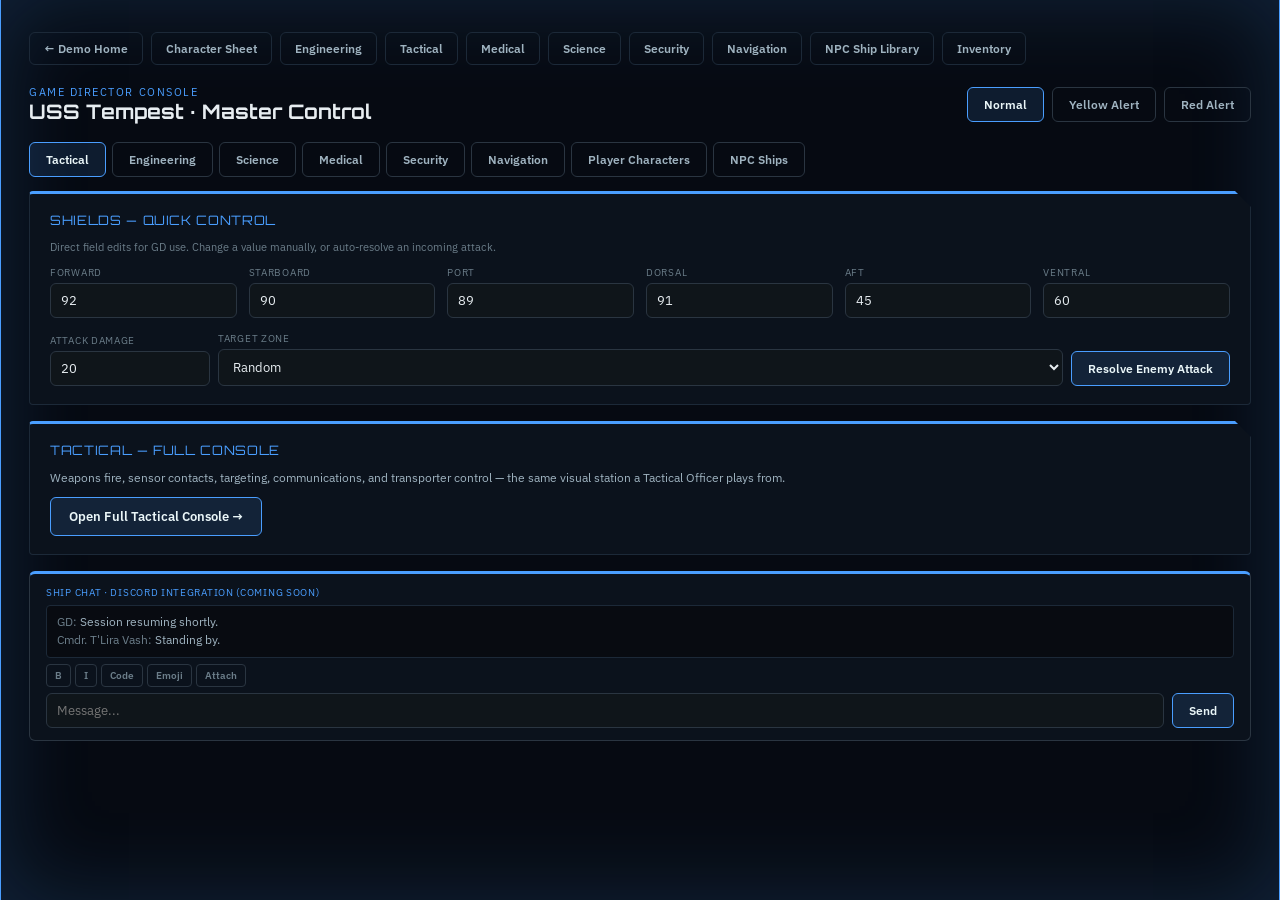
<file: gd-console.html>
<!doctype html>
<html lang="en">
<head>
<meta charset="utf-8">
<title>GD Console — STAB Demo</title>
<link rel="stylesheet" href="style.css">
<script src="utils.js"></script>
</head>
<body>
<div class="app-frame">
  <div class="nav-links">
    <a href="index.html">&larr; Demo Home</a>
    <a href="character-sheet.html">Character Sheet</a>
    <a href="engineering.html">Engineering</a>
    <a href="tactical.html">Tactical</a>
    <a href="medical.html">Medical</a>
    <a href="science.html">Science</a>
    <a href="security.html">Security</a>
    <a href="navigation.html">Navigation</a>
    <a href="npc-ships.html">NPC Ship Library</a>
    <a href="inventory.html">Inventory</a>
  </div>
  <div class="top-bar">
    <div>
      <div class="eyebrow">Game Director Console</div>
      <div class="title" style="font-size:20px;">USS Tempest &middot; Master Control</div>
    </div>
    <div class="row gap-8" id="alert-buttons"></div>
  </div>
  <div class="row gap-6 wrap" id="tabs" style="margin-bottom:14px;"></div>
  <div id="tab-content"></div>

  <div class="chat-box" id="ship-chat"></div>
</div>

<script>
const BASE_ACCENT = '#4a9eff';
const STATE = loadState('gd-console', {
  alertLevel: 'normal', activeTab: 'tactical',
  gdShields: { forward:92, starboard:90, port:89, dorsal:91, aft:45, ventral:60 },
  attackDamage: '20', attackZone: 'random', attackLog: '',
  gdEngSystems: { warp:96, impulse:100, slipstream:75, lifesupport:100, power:100, structural:97, rcs:90 },
  engDamage: '15', engDamageTarget: 'warp', engLog: '',
  templateDraft: 'tpl-kbop',
  npcInstances: [
    { id:'gd-inst-1', designation:'Hunter Vessel Alpha', origin:'Klingon', className:"B'rel-class Bird-of-Prey", templateName:'Klingon Bird-of-Prey', lifeSigns:'12', sysShields:'75', sysWeapons:'80', sysEngines:'85', sysSensors:'70', notes:'', damageLog:[] }
  ],
  genDesignation: '', genOrigin: '', genClass: '', genLifeSigns: '', genShields: '80', genWeapons: '80', genEngines: '80', genSensors: '80',
  medQuickName: '', medQuickSeverity: 'Minor Injury', casualtyScenario: 'small_explosion', gdPatients: [],
  secQuickName: '', secBrigOccupied: 0,
  shipChatLog: [
    { from: 'GD', text: 'Session resuming shortly.' },
    { from: "Cmdr. T'Lira Vash", text: 'Standing by.' }
  ]
});
function persist() { saveState('gd-console', STATE); }
function applyTheme() { applyAlertTheme(STATE.alertLevel, BASE_ACCENT); }
function statusColor(pct) { const n=parseFloat(pct); if(isNaN(n)) return '#9fb3c0'; return n>=80?'#7fb069':n>=50?'#e8a33d':'#e05d5d'; }

const TABS = [
  { key:'tactical', label:'Tactical' }, { key:'engineering', label:'Engineering' }, { key:'science', label:'Science' },
  { key:'medical', label:'Medical' }, { key:'security', label:'Security' }, { key:'navigation', label:'Navigation' },
  { key:'characters', label:'Player Characters' }, { key:'npcships', label:'NPC Ships' }
];
const TEMPLATE_OPTIONS = [
  { id:'tpl-kbop', name:'Klingon Bird-of-Prey', origin:'Klingon', className:"B'rel-class", lifeSigns:'12', sysShields:'75', sysWeapons:'80', sysEngines:'85', sysSensors:'70' },
  { id:'tpl-ferm', name:'Ferengi Marauder', origin:'Ferengi', className:"D'Kora-class", lifeSigns:'60', sysShields:'60', sysWeapons:'55', sysEngines:'65', sysSensors:'75' }
];
const CHARACTERS = [
  { name:'Cmdr. T\u2019Lira Vash', rank:'Commander', position:'Executive Officer', status:'On Duty', color:'#7fb069' },
  { name:'Lt. Marcus Kade', rank:'Lieutenant', position:'Chief of Security', status:'On Duty', color:'#7fb069' },
  { name:'Ens. Sara Ohin', rank:'Ensign', position:'Science Officer', status:'Off Duty', color:'#6b7d89' },
  { name:'Lt. Cmdr. Dael Ferro', rank:'Lt. Commander', position:'Chief Engineering Officer', status:'Away Team', color:'#e8a33d' }
];

function renderAlertButtons() {
  const wrap = document.getElementById('alert-buttons'); wrap.innerHTML = '';
  ['normal','yellow','red'].forEach((lvl) => {
    const labels = { normal:'Normal', yellow:'Yellow Alert', red:'Red Alert' };
    wrap.appendChild(el('button', { class:'btn'+(STATE.alertLevel===lvl?' btn-accent':''), onclick: () => { STATE.alertLevel=lvl; persist(); applyTheme(); renderAlertButtons(); } }, labels[lvl]));
  });
}

function renderTabs() {
  const wrap = document.getElementById('tabs'); wrap.innerHTML = '';
  TABS.forEach((t) => wrap.appendChild(el('button', { class:'btn'+(STATE.activeTab===t.key?' btn-accent':''), onclick: () => { STATE.activeTab=t.key; persist(); renderContent(); } }, t.label)));
}

function placeholderPanel(title, text) {
  return el('div', { class:'panel' }, [el('div',{class:'panel-h'},title), el('div',{class:'small faint'},text)]);
}

function renderTacticalTab(c) {
  const p = el('div', { class:'panel' });
  p.appendChild(el('div', { class:'panel-h' }, 'SHIELDS — QUICK CONTROL'));
  p.appendChild(el('div', { class:'tiny dimmer', style:'margin-bottom:12px;' }, 'Direct field edits for GD use. Change a value manually, or auto-resolve an incoming attack.'));
  const grid = el('div', { class:'grid g6', style:'margin-bottom:14px;' });
  Object.entries(STATE.gdShields).forEach(([key,val]) => {
    const input = el('input', { type:'text', value: val });
    input.onchange = (e) => { STATE.gdShields[key] = Math.max(0,Math.min(100,parseInt(e.target.value,10)||0)); persist(); };
    grid.appendChild(el('div', { class:'col' }, [el('label',{class:'label'},key.charAt(0).toUpperCase()+key.slice(1)), input]));
  });
  p.appendChild(grid);
  const row = el('div', { class:'row items-end gap-8 wrap' });
  const dmgIn = el('input',{type:'text',value:STATE.attackDamage,style:'width:160px;'}); dmgIn.onchange=(e)=>{STATE.attackDamage=e.target.value;persist();};
  const zoneSel = el('select', { style:'flex-grow:1; min-width:160px;' });
  zoneSel.appendChild(el('option',{value:'random'},'Random'));
  Object.keys(STATE.gdShields).forEach(k=>zoneSel.appendChild(el('option',{value:k},k.charAt(0).toUpperCase()+k.slice(1))));
  zoneSel.value = STATE.attackZone; zoneSel.onchange=(e)=>{STATE.attackZone=e.target.value;persist();};
  row.appendChild(el('div',{class:'col',style:'width:160px;'},[el('label',{class:'label'},'Attack Damage'),dmgIn]));
  row.appendChild(el('div',{class:'col flex-grow',style:'min-width:160px;'},[el('label',{class:'label'},'Target Zone'),zoneSel]));
  row.appendChild(el('button', { class:'btn btn-accent', onclick: () => {
    const dmg = Math.max(0, parseInt(STATE.attackDamage,10)||0);
    const keys = Object.keys(STATE.gdShields);
    const target = STATE.attackZone==='random' ? keys[Math.floor(Math.random()*keys.length)] : STATE.attackZone;
    const next = Math.max(0, STATE.gdShields[target]-dmg);
    STATE.gdShields[target] = next;
    STATE.attackLog = 'Enemy attack resolved: '+target.charAt(0).toUpperCase()+target.slice(1)+' shield hit for '+dmg+' \u2014 now '+next+'%.';
    persist(); renderContent();
  } }, 'Resolve Enemy Attack'));
  p.appendChild(row);
  if (STATE.attackLog) p.appendChild(el('div', { class:'tiny', style:'color:#e8a33d; margin-top:10px;' }, STATE.attackLog));
  c.appendChild(p);
  c.appendChild(el('div', { class:'panel' }, [
    el('div',{class:'panel-h'},'TACTICAL — FULL CONSOLE'),
    el('div',{class:'small dim',style:'margin-bottom:12px;'},'Weapons fire, sensor contacts, targeting, communications, and transporter control — the same visual station a Tactical Officer plays from.'),
    el('a',{class:'link-btn',href:'tactical.html'},'Open Full Tactical Console \u2192')
  ]));
}

function renderEngineeringTab(c) {
  const p = el('div', { class:'panel' });
  p.appendChild(el('div', { class:'panel-h' }, 'SHIP SYSTEMS — QUICK CONTROL'));
  p.appendChild(el('div', { class:'tiny dimmer', style:'margin-bottom:12px;' }, 'Direct field edits for GD use, or auto-resolve system damage.'));
  const labels = { warp:'Warp Drive', impulse:'Impulse Drive', slipstream:'Slipstream', lifesupport:'Life Support', power:'Emergency Power', structural:'Structural Integrity', rcs:'RCS Thrusters' };
  const grid = el('div', { class:'grid g4', style:'margin-bottom:14px;' });
  Object.entries(STATE.gdEngSystems).forEach(([key,val]) => {
    const input = el('input', { type:'text', value: val });
    input.onchange = (e) => { STATE.gdEngSystems[key] = Math.max(0,Math.min(100,parseInt(e.target.value,10)||0)); persist(); };
    grid.appendChild(el('div', { class:'col' }, [el('label',{class:'label'},labels[key]), input]));
  });
  p.appendChild(grid);
  const row = el('div', { class:'row items-end gap-8 wrap' });
  const dmgIn = el('input',{type:'text',value:STATE.engDamage,style:'width:160px;'}); dmgIn.onchange=(e)=>{STATE.engDamage=e.target.value;persist();};
  const sysSel = el('select', { style:'flex-grow:1; min-width:160px;' });
  Object.keys(STATE.gdEngSystems).forEach(k=>sysSel.appendChild(el('option',{value:k},labels[k])));
  sysSel.value = STATE.engDamageTarget; sysSel.onchange=(e)=>{STATE.engDamageTarget=e.target.value;persist();};
  row.appendChild(el('div',{class:'col',style:'width:160px;'},[el('label',{class:'label'},'Damage Amount'),dmgIn]));
  row.appendChild(el('div',{class:'col flex-grow',style:'min-width:160px;'},[el('label',{class:'label'},'System'),sysSel]));
  row.appendChild(el('button', { class:'btn btn-accent', onclick: () => {
    const dmg = Math.max(0, parseInt(STATE.engDamage,10)||0);
    const next = Math.max(0, STATE.gdEngSystems[STATE.engDamageTarget]-dmg);
    STATE.gdEngSystems[STATE.engDamageTarget] = next;
    STATE.engLog = labels[STATE.engDamageTarget]+' took '+dmg+' damage \u2014 now '+next+'%.';
    persist(); renderContent();
  } }, 'Resolve System Damage'));
  p.appendChild(row);
  if (STATE.engLog) p.appendChild(el('div', { class:'tiny', style:'color:#e8a33d; margin-top:10px;' }, STATE.engLog));
  c.appendChild(p);
  c.appendChild(el('div', { class:'panel' }, [
    el('div',{class:'panel-h'},'ENGINEERING — FULL CONSOLE'),
    el('div',{class:'small dim',style:'margin-bottom:12px;'},'System status detail, reactor management, shield generators, RCS thrusters, and Damage Control crew dispatch.'),
    el('a',{class:'link-btn',href:'engineering.html'},'Open Full Engineering Console \u2192')
  ]));
}

function renderCharactersTab(c) {
  const p = el('div', { class:'panel' });
  p.appendChild(el('div', { class:'panel-h' }, 'PLAYER CHARACTERS'));
  CHARACTERS.forEach((ch) => {
    p.appendChild(el('div', { class:'row justify-between items-center card' }, [
      el('div', {}, [el('div',{style:'font-weight:600;'},ch.name), el('div',{class:'tiny dim'},ch.rank+' \u00b7 '+ch.position)]),
      el('div', { class:'row items-center gap-14' }, [el('div',{class:'tiny',style:'color:'+ch.color+';'},ch.status), el('a',{class:'link-btn',style:'padding:6px 12px; font-size:12px;',href:'character-sheet.html'},'View Sheet \u2192')])
    ]));
  });
  c.appendChild(p);
}

const DAMAGE_TARGETS = ['Shields','Weapons','Engines','Sensors','Life Signs'];
const DAMAGE_FIELD_MAP = {Shields:'sysShields',Weapons:'sysWeapons',Engines:'sysEngines',Sensors:'sysSensors','Life Signs':'lifeSigns'};

const MED_SEVERITIES = ['Minor Injury', 'Under Medical Care', 'Critical'];
const MED_SEVERITY_COLOR = { 'Minor Injury': '#e8a33d', 'Under Medical Care': '#e8a33d', 'Critical': '#e05d5d' };
const SCENARIOS = [
  { key: 'small_explosion', label: 'Small Explosion', countMin: 1, countMax: 2, weights: [0.40, 0.45, 0.15] },
  { key: 'medium_explosion', label: 'Medium Explosion', countMin: 2, countMax: 4, weights: [0.20, 0.45, 0.35] },
  { key: 'large_explosion', label: 'Large Explosion', countMin: 4, countMax: 8, weights: [0.10, 0.35, 0.55] },
  { key: 'console_explosion', label: 'Console Explosion', countMin: 1, countMax: 1, weights: [0.20, 0.50, 0.30] },
  { key: 'fall_height', label: 'Fall from Height', countMin: 1, countMax: 1, weights: [0.35, 0.40, 0.25] },
  { key: 'sports_injury', label: 'Sports Injury', countMin: 1, countMax: 1, weights: [0.80, 0.20, 0.00] },
  { key: 'phaser_shot', label: 'Shot by Phaser', countMin: 1, countMax: 1, weights: [0.15, 0.55, 0.30] },
  { key: 'disruptor_shot', label: 'Shot by Disruptor', countMin: 1, countMax: 1, weights: [0.05, 0.35, 0.60] },
  { key: 'radiation_exposure', label: 'Radiation Exposure', countMin: 1, countMax: 3, weights: [0.20, 0.40, 0.40] },
  { key: 'toxic_exposure', label: 'Toxic / Biohazard Exposure', countMin: 1, countMax: 2, weights: [0.25, 0.45, 0.30] },
  { key: 'vacuum_exposure', label: 'Vacuum / Hull Breach Exposure', countMin: 1, countMax: 4, weights: [0.10, 0.30, 0.60] },
  { key: 'plasma_burn', label: 'Plasma Conduit Burn', countMin: 1, countMax: 2, weights: [0.25, 0.45, 0.30] },
  { key: 'melee_injury', label: 'Hand-to-Hand Combat Injury', countMin: 1, countMax: 2, weights: [0.45, 0.40, 0.15] },
  { key: 'psychological_trauma', label: 'Psychological Trauma / Shock', countMin: 1, countMax: 2, weights: [0.60, 0.35, 0.05] }
];
const NAME_RANKS = ['Crewman', 'Ensign', 'Lt. j.g.', 'Lieutenant', 'PO2', 'CPO'];
const NAME_SURNAMES = ['Okafor', 'Ramirez', 'Delgado', 'Sato', 'Kowalski', 'Ibsen', 'Chen', 'Okoye', 'Novak', 'Pierce', 'Adeyemi', 'Larkin', 'Voss', 'Tanaka', 'Reyes'];
function weightedSeverity(weights) {
  const r = Math.random();
  if (r < weights[0]) return MED_SEVERITIES[0];
  if (r < weights[0] + weights[1]) return MED_SEVERITIES[1];
  return MED_SEVERITIES[2];
}
function randomName() { return NAME_RANKS[Math.floor(Math.random() * NAME_RANKS.length)] + ' ' + NAME_SURNAMES[Math.floor(Math.random() * NAME_SURNAMES.length)]; }

function renderMedicalTab(c) {
  const p = el('div', { class: 'panel' });
  p.appendChild(el('div', { class: 'panel-h' }, 'MEDICAL — QUICK CONTROL'));
  p.appendChild(el('div', { class: 'tiny dimmer', style: 'margin-bottom:12px;' }, 'Snapshot of staff/bed availability, plus quick ways to send patients to Medical.'));
  const grid = el('div', { class: 'grid g2', style: 'margin-bottom:14px;' });
  const medDefaults = { doctors: 42, nurses: 89, pediatricians: 16, counselors: 22, mortician: 2 };
  const medLabels = { doctors: 'Doctors', nurses: 'Nurses', pediatricians: 'Pediatricians', counselors: 'Counselors', mortician: 'Mortician' };
  const wardDefaults = { sickbay: 12, surgical: 4, icu: 6, critical: 6, trauma: 4, isolation: 2, radiation: 2, zerog: 2 };
  const wardLabels = { sickbay: 'Sickbay', surgical: 'Surgical Ward', icu: 'ICU', critical: 'Critical Care', trauma: 'Trauma Stasis', isolation: 'Biohazard Isolation', radiation: 'Radiation Treatment', zerog: 'Zero-G Care Unit' };
  const personnelCol = el('div', {}, [el('div', { class: 'tiny dimmer', style: 'text-transform:uppercase;letter-spacing:0.07em;margin-bottom:6px;' }, 'Personnel Free')]);
  Object.keys(medDefaults).forEach((k) => personnelCol.appendChild(el('div', { class: 'small dim' }, [medLabels[k] + ': ', el('span', { style: 'color:#7fb069;' }, String(medDefaults[k]))])));
  const wardCol = el('div', {}, [el('div', { class: 'tiny dimmer', style: 'text-transform:uppercase;letter-spacing:0.07em;margin-bottom:6px;' }, 'Beds Free')]);
  Object.keys(wardDefaults).forEach((k) => wardCol.appendChild(el('div', { class: 'small dim' }, [wardLabels[k] + ': ', el('span', { style: 'color:#7fb069;' }, String(wardDefaults[k]))])));
  grid.appendChild(personnelCol); grid.appendChild(wardCol);
  p.appendChild(grid);

  const row = el('div', { class: 'row items-end gap-8 wrap' });
  const nameIn = el('input', { type: 'text', value: STATE.medQuickName, style: 'width:100%;' }); nameIn.onchange = (e) => { STATE.medQuickName = e.target.value; persist(); };
  const sevSel = el('select', {});
  MED_SEVERITIES.forEach((s) => sevSel.appendChild(el('option', { value: s }, s)));
  sevSel.value = STATE.medQuickSeverity; sevSel.onchange = (e) => { STATE.medQuickSeverity = e.target.value; persist(); };
  row.appendChild(el('div', { class: 'col flex-grow', style: 'min-width:180px;' }, [el('label', { class: 'label' }, 'Patient Name'), nameIn]));
  row.appendChild(el('div', { class: 'col', style: 'width:180px;' }, [el('label', { class: 'label' }, 'Severity'), sevSel]));
  row.appendChild(el('button', { class: 'btn btn-accent', onclick: () => {
    const name = STATE.medQuickName.trim(); if (!name) return;
    STATE.gdPatients.push({ id: 'gdpt-' + Date.now(), name: name, severity: STATE.medQuickSeverity, cause: '', resolved: false });
    STATE.medQuickName = ''; persist(); renderContent();
  } }, 'Send to Medical'));
  p.appendChild(row);
  c.appendChild(p);

  const genPanel = el('div', { class: 'panel' });
  genPanel.appendChild(el('div', { class: 'panel-h' }, 'CASUALTY GENERATOR'));
  genPanel.appendChild(el('div', { class: 'tiny dimmer', style: 'margin-bottom:12px;' }, 'Pick a scenario and generate one or more casualties, sent straight to the Patient Roster below.'));
  const genRow = el('div', { class: 'row items-end gap-8 wrap' });
  const scenSel = el('select', { style: 'flex-grow:1; min-width:220px;' });
  SCENARIOS.forEach((s) => scenSel.appendChild(el('option', { value: s.key }, s.label)));
  scenSel.value = STATE.casualtyScenario; scenSel.onchange = (e) => { STATE.casualtyScenario = e.target.value; persist(); };
  genRow.appendChild(el('div', { class: 'col flex-grow', style: 'min-width:220px;' }, [el('label', { class: 'label' }, 'Scenario'), scenSel]));
  genRow.appendChild(el('button', { style: 'padding:10px 18px;border-radius:6px;border:1px solid #e8a33d;background:#e8a33d1f;color:#e8a33d;font-family:"IBM Plex Sans",sans-serif;font-size:13px;font-weight:700;cursor:pointer;', onclick: () => {
    const scenario = SCENARIOS.find((s) => s.key === STATE.casualtyScenario) || SCENARIOS[0];
    const count = scenario.countMin + Math.floor(Math.random() * (scenario.countMax - scenario.countMin + 1));
    for (let i = 0; i < count; i++) STATE.gdPatients.push({ id: 'gdpt-' + Date.now() + '-' + i + '-' + Math.floor(Math.random() * 1000), name: randomName(), severity: weightedSeverity(scenario.weights), cause: scenario.label, resolved: false });
    persist(); renderContent();
  } }, 'Generate Casualties'));
  genPanel.appendChild(genRow);
  c.appendChild(genPanel);

  const rosterPanel = el('div', { class: 'panel' });
  rosterPanel.appendChild(el('div', { class: 'panel-h' }, 'PATIENT ROSTER'));
  if (!STATE.gdPatients.length) rosterPanel.appendChild(el('div', { class: 'faint small' }, 'No patients sent to Medical yet.'));
  STATE.gdPatients.forEach((pt) => {
    rosterPanel.appendChild(el('div', { class: 'row justify-between items-center card' }, [
      el('div', {}, [el('div', { style: 'font-weight:600;' }, pt.name), el('div', { class: 'small', style: 'color:' + MED_SEVERITY_COLOR[pt.severity] + ';' }, pt.severity + (pt.cause ? ' \u00b7 ' + pt.cause : ''))]),
      pt.resolved ? el('div', { class: 'small', style: 'color:#7fb069;' }, 'Discharged \u2713') : el('button', { class: 'btn btn-sm', onclick: () => { pt.resolved = true; persist(); renderContent(); } }, 'Resolve / Discharge')
    ]));
  });
  c.appendChild(rosterPanel);

  c.appendChild(el('div', { class: 'panel' }, [
    el('div', { class: 'panel-h' }, 'MEDICAL — FULL CONSOLE'),
    el('div', { class: 'small dim', style: 'margin-bottom:12px;' }, 'Sickbay wards/beds, personnel pool, and full patient admission & assignment workflow.'),
    el('a', { class: 'link-btn', href: 'medical.html' }, 'Open Full Medical Console \u2192')
  ]));
}

function renderScienceTab(c) {
  const p = el('div', { class: 'panel' });
  p.appendChild(el('div', { class: 'panel-h' }, 'SCIENCE — QUICK CONTROL'));
  p.appendChild(el('div', { class: 'tiny dimmer', style: 'margin-bottom:12px;' }, 'Snapshot of lab availability, plus a quick way to log a scan/analysis result.'));
  const labDefaults = { general: ['General Purpose Lab', 22], geology: ['Geology Lab', 5], astrometric: ['Astrometric Lab', 4], bioChem: ['Bio-Chem Lab', 6], physics: ['Physics Lab', 8], hydroponics: ['Hydroponics Lab', 5] };
  const labWrap = el('div', { style: 'margin-bottom:14px;' }, [el('div', { class: 'tiny dimmer', style: 'text-transform:uppercase;letter-spacing:0.07em;margin-bottom:6px;' }, 'Labs Free')]);
  Object.values(labDefaults).forEach(([label, total]) => labWrap.appendChild(el('div', { class: 'small dim' }, [label + ': ', el('span', { style: 'color:#7fb069;' }, String(total))])));
  p.appendChild(labWrap);
  const row = el('div', { class: 'row items-end gap-8 wrap' });
  const subjIn = el('input', { type: 'text', placeholder: 'e.g. Debris Field', value: STATE.sciQuickSubject || '', style: 'width:100%;' });
  subjIn.onchange = (e) => { STATE.sciQuickSubject = e.target.value; persist(); };
  row.appendChild(el('div', { class: 'col flex-grow', style: 'min-width:220px;' }, [el('label', { class: 'label' }, 'Subject'), subjIn]));
  row.appendChild(el('button', { class: 'btn btn-accent', onclick: () => {
    const subj = (STATE.sciQuickSubject || '').trim(); if (!subj) return;
    STATE.sciQuickSubject = ''; STATE.sciLogText = 'Scan of ' + subj + ' logged to the science database.';
    persist(); renderContent();
  } }, 'Log Scan Result'));
  p.appendChild(row);
  if (STATE.sciLogText) p.appendChild(el('div', { class: 'tiny', style: 'color:#e8a33d; margin-top:10px;' }, STATE.sciLogText));
  c.appendChild(p);
  c.appendChild(el('div', { class: 'panel' }, [
    el('div', { class: 'panel-h' }, 'SCIENCE — FULL CONSOLE'),
    el('div', { class: 'small dim', style: 'margin-bottom:12px;' }, 'Lab assignment, personnel pool, research projects, and sensor analysis.'),
    el('a', { class: 'link-btn', href: 'science.html' }, 'Open Full Science Console \u2192')
  ]));
}

function renderSecurityTab(c) {
  const p = el('div', { class: 'panel' });
  p.appendChild(el('div', { class: 'panel-h' }, 'SECURITY — QUICK CONTROL'));
  p.appendChild(el('div', { class: 'tiny dimmer', style: 'margin-bottom:12px;' }, 'Brig snapshot, plus a quick detain action without opening the full console.'));
  p.appendChild(el('div', { class: 'small dim', style: 'margin-bottom:14px;' }, 'Brig \u2014 Free ' + (6 - STATE.secBrigOccupied) + ' / 6'));
  const row = el('div', { class: 'row items-end gap-8 wrap' });
  const nameIn = el('input', { type: 'text', value: STATE.secQuickName, style: 'width:100%;' }); nameIn.onchange = (e) => { STATE.secQuickName = e.target.value; persist(); };
  row.appendChild(el('div', { class: 'col flex-grow', style: 'min-width:200px;' }, [el('label', { class: 'label' }, 'Name'), nameIn]));
  row.appendChild(el('button', { class: 'btn btn-accent', onclick: () => {
    const name = STATE.secQuickName.trim(); if (!name) return;
    STATE.secBrigOccupied = Math.min(6, STATE.secBrigOccupied + 1);
    STATE.secLogText = name + ' detained in the Brig.'; STATE.secQuickName = '';
    persist(); renderContent();
  } }, 'Quick Detain'));
  p.appendChild(row);
  if (STATE.secLogText) p.appendChild(el('div', { class: 'tiny', style: 'color:#e8a33d; margin-top:10px;' }, STATE.secLogText));
  c.appendChild(p);
  c.appendChild(el('div', { class: 'panel' }, [
    el('div', { class: 'panel-h' }, 'SECURITY — FULL CONSOLE'),
    el('div', { class: 'small dim', style: 'margin-bottom:12px;' }, 'Armory inventory, personnel pool, brig/detainee management, and security alerts.'),
    el('a', { class: 'link-btn', href: 'security.html' }, 'Open Full Security Console \u2192')
  ]));
}

function renderNpcShipsTab(c) {
  const p = el('div', { class:'panel' });
  p.appendChild(el('div', { class:'row justify-between items-center', style:'margin-bottom:12px;' }, [
    el('div',{class:'panel-h',style:'margin-bottom:0;'},'ACTIVE NPC SHIPS'),
    el('div', { class: 'row gap-8' }, [
      el('a',{class:'btn',style:'text-decoration:none;',href:'npc-ships.html'},'Manage Templates \u2192'),
      el('a',{class:'link-btn',style:'padding:8px 14px; font-size:12px;',href:'inventory.html'},'Open Full Inventory \u2192')
    ])
  ]));

  const genBox = el('div', { style:'padding:14px;border:1px solid var(--panel-border);border-radius:8px;background:var(--panel-bg);margin-bottom:12px;' });
  genBox.appendChild(el('div', { style:'font-size:11px;text-transform:uppercase;letter-spacing:0.06em;color:#e8a33d;margin-bottom:10px;' }, 'Quick Generate NPC (On the Fly)'));
  const genRow1 = el('div', { class:'row gap-8 wrap', style:'margin-bottom:10px;' });
  const designIn = el('input', { type:'text', placeholder:'e.g. Hunter Vessel Beta', value: STATE.genDesignation, style:'width:100%;' }); designIn.onchange = (e) => { STATE.genDesignation = e.target.value; persist(); };
  const originIn = el('input', { type:'text', placeholder:'e.g. Orion', value: STATE.genOrigin, style:'width:100%;' }); originIn.onchange = (e) => { STATE.genOrigin = e.target.value; persist(); };
  const classIn = el('input', { type:'text', placeholder:'e.g. Raider', value: STATE.genClass, style:'width:100%;' }); classIn.onchange = (e) => { STATE.genClass = e.target.value; persist(); };
  const lifeIn = el('input', { type:'text', value: STATE.genLifeSigns, style:'width:100%;' }); lifeIn.onchange = (e) => { STATE.genLifeSigns = e.target.value; persist(); };
  genRow1.appendChild(el('div',{class:'col flex-grow',style:'min-width:160px;'},[el('label',{class:'label'},'Designation'),designIn]));
  genRow1.appendChild(el('div',{class:'col',style:'width:140px;'},[el('label',{class:'label'},'Origin'),originIn]));
  genRow1.appendChild(el('div',{class:'col',style:'width:160px;'},[el('label',{class:'label'},'Class'),classIn]));
  genRow1.appendChild(el('div',{class:'col',style:'width:100px;'},[el('label',{class:'label'},'Life Signs'),lifeIn]));
  genBox.appendChild(genRow1);
  const genRow2 = el('div', { class:'row gap-8 wrap items-end' });
  const statFields = [['genShields','Shields %'],['genWeapons','Weapons %'],['genEngines','Engines %'],['genSensors','Sensors %']];
  statFields.forEach(([key,label]) => {
    const inp = el('input', { type:'text', value: STATE[key], style:'width:100%;' }); inp.onchange = (e) => { STATE[key] = e.target.value; persist(); };
    genRow2.appendChild(el('div',{class:'col',style:'width:90px;'},[el('label',{class:'label'},label),inp]));
  });
  genRow2.appendChild(el('button', { style:'padding:10px 18px;border-radius:6px;border:1px solid #e8a33d;background:#e8a33d1f;color:#e8a33d;font-family:"IBM Plex Sans",sans-serif;font-size:13px;font-weight:700;cursor:pointer;', onclick: () => {
    const desig = STATE.genDesignation.trim(); if (!desig) return;
    STATE.npcInstances.push({ id:'gd-gen-'+Date.now(), designation: desig, origin: STATE.genOrigin.trim() || 'Unknown', className: STATE.genClass.trim() || 'Unknown Class', templateName: desig,
      lifeSigns: STATE.genLifeSigns || '?', sysShields: STATE.genShields, sysWeapons: STATE.genWeapons, sysEngines: STATE.genEngines, sysSensors: STATE.genSensors, notes:'', damageLog:[] });
    STATE.genDesignation=''; STATE.genOrigin=''; STATE.genClass=''; STATE.genLifeSigns=''; STATE.genShields='80'; STATE.genWeapons='80'; STATE.genEngines='80'; STATE.genSensors='80';
    persist(); renderContent();
  } }, 'Generate & Add to Encounter'));
  genBox.appendChild(genRow2);
  p.appendChild(genBox);

  const addRow = el('div', { class:'row items-end gap-8', style:'margin-bottom:16px; padding:14px; border:1px solid var(--panel-border); border-radius:8px; background:var(--panel-bg);' });
  const tplSel = el('select', { style:'flex-grow:1;' });
  TEMPLATE_OPTIONS.forEach(t=>tplSel.appendChild(el('option',{value:t.id},t.name+' ('+t.origin+')')));
  tplSel.value = STATE.templateDraft; tplSel.onchange=(e)=>{STATE.templateDraft=e.target.value;persist();};
  addRow.appendChild(el('div',{class:'col flex-grow'},[el('label',{class:'label'},'Or Add Ship From Saved Templates'),tplSel]));
  addRow.appendChild(el('button', { class:'btn btn-accent', onclick: () => {
    const tpl = TEMPLATE_OPTIONS.find(t=>t.id===STATE.templateDraft) || TEMPLATE_OPTIONS[0];
    STATE.npcInstances.push({ id:'gd-inst-'+Date.now(), designation: tpl.name, origin: tpl.origin, className: tpl.className, templateName: tpl.name,
      lifeSigns: tpl.lifeSigns, sysShields: tpl.sysShields, sysWeapons: tpl.sysWeapons, sysEngines: tpl.sysEngines, sysSensors: tpl.sysSensors, notes:'', damageLog:[] });
    persist(); renderContent();
  } }, 'Add to Encounter'));
  p.appendChild(addRow);

  if (!STATE.npcInstances.length) p.appendChild(el('div',{class:'faint small'},'No active NPC ships — add one above.'));
  STATE.npcInstances.forEach((inst) => {
    const card = el('div', { class:'card' });
    const head = el('div', { class:'row justify-between items-start gap-14' });
    const left = el('div', { style:'flex-grow:1;' });
    left.appendChild(el('div', { style:'font-weight:600;' }, inst.designation));
    left.appendChild(el('div', { class:'tiny dim' }, inst.origin+' \u00b7 '+inst.className+' \u00b7 Life Signs: '+inst.lifeSigns));
    left.appendChild(el('div', { class:'tiny dimmer', style:'margin-top:4px;' }, [
      'Shields ', el('span',{style:'color:'+statusColor(inst.sysShields)+';'},inst.sysShields+'%'), ' \u00b7 Weapons ', el('span',{style:'color:'+statusColor(inst.sysWeapons)+';'},inst.sysWeapons+'%'),
      ' \u00b7 Engines ', el('span',{style:'color:'+statusColor(inst.sysEngines)+';'},inst.sysEngines+'%'), ' \u00b7 Sensors ', el('span',{style:'color:'+statusColor(inst.sysSensors)+';'},inst.sysSensors+'%')
    ]));
    if (inst.damageLog.length) { const lw=el('div',{style:'margin-top:8px;'}); inst.damageLog.forEach(t=>lw.appendChild(el('div',{class:'tiny',style:'color:#e8a33d;'},'\u2022 '+t))); left.appendChild(lw); }
    const notesTa = el('textarea', { rows:2, style:'margin-top:8px;' }, inst.notes); notesTa.onchange=(e)=>{inst.notes=e.target.value;persist();};
    left.appendChild(el('div',{class:'col',style:'margin-top:6px;'},[el('label',{class:'label'},'Notes / Disposition'),notesTa]));
    head.appendChild(left);
    const btns = el('div', { class:'col gap-8' });
    btns.appendChild(el('button', { class:'btn btn-sm', style:'border-color:#e8a33d; color:#e8a33d;', onclick: () => openDmg(inst) }, 'Log Damage'));
    btns.appendChild(el('button', { class:'btn btn-sm', onclick: () => { STATE.npcInstances = STATE.npcInstances.filter(x=>x.id!==inst.id); persist(); renderContent(); } }, 'Retire'));
    head.appendChild(btns);
    card.appendChild(head);
    card.appendChild(el('div', { id:'gd-dmg-'+inst.id }));
    p.appendChild(card);
  });
  c.appendChild(p);
}

function openDmg(inst) {
  const holder = document.getElementById('gd-dmg-'+inst.id);
  if (holder.childNodes.length) { holder.innerHTML=''; return; }
  const sel = el('select', { style:'width:140px;' }); DAMAGE_TARGETS.forEach(t=>sel.appendChild(el('option',{value:t},t)));
  const amt = el('input', { type:'text', style:'width:90px;' });
  const form = el('div', { class:'row items-end gap-8 wrap', style:'margin-top:10px; padding-top:10px; border-top:1px solid var(--panel-border);' });
  form.appendChild(el('div',{class:'col'},[el('label',{class:'label'},'System'),sel]));
  form.appendChild(el('div',{class:'col'},[el('label',{class:'label'},'Amount'),amt]));
  form.appendChild(el('button',{class:'btn btn-accent',onclick:()=>{
    const a = parseFloat(amt.value); if (isNaN(a)||a===0) { holder.innerHTML=''; return; }
    const field = DAMAGE_FIELD_MAP[sel.value]; const cur = parseFloat(inst[field])||0; const isPct = field!=='lifeSigns';
    const next = isPct?Math.max(0,Math.min(100,cur-a)):Math.max(0,cur-a);
    inst[field]=String(next); inst.damageLog.push(sel.value+' -'+a+(isPct?'% ':' ')+'(now '+next+(isPct?'%':'')+')');
    holder.innerHTML=''; persist(); renderContent();
  }},'Apply'));
  form.appendChild(el('button',{class:'btn',onclick:()=>{holder.innerHTML='';}},'Cancel'));
  holder.appendChild(form);
}

function renderContent() {
  renderTabs();
  const c = document.getElementById('tab-content'); c.innerHTML = '';
  if (STATE.activeTab==='tactical') renderTacticalTab(c);
  else if (STATE.activeTab==='engineering') renderEngineeringTab(c);
  else if (STATE.activeTab==='science') renderScienceTab(c);
  else if (STATE.activeTab==='medical') renderMedicalTab(c);
  else if (STATE.activeTab==='security') renderSecurityTab(c);
  else if (STATE.activeTab==='navigation') c.appendChild(placeholderPanel('NAVIGATION / HELM','Not yet designed. This will cover course plotting, warp/impulse speed control, and heading/position.'));
  else if (STATE.activeTab==='characters') renderCharactersTab(c);
  else if (STATE.activeTab==='npcships') renderNpcShipsTab(c);
  renderShipChat(document.getElementById('ship-chat'), () => STATE.shipChatLog, (text) => { STATE.shipChatLog.push({ from: 'You', text: text }); persist(); });
}

applyTheme(); renderAlertButtons(); renderContent();
</script>
</body>
</html>
</file>
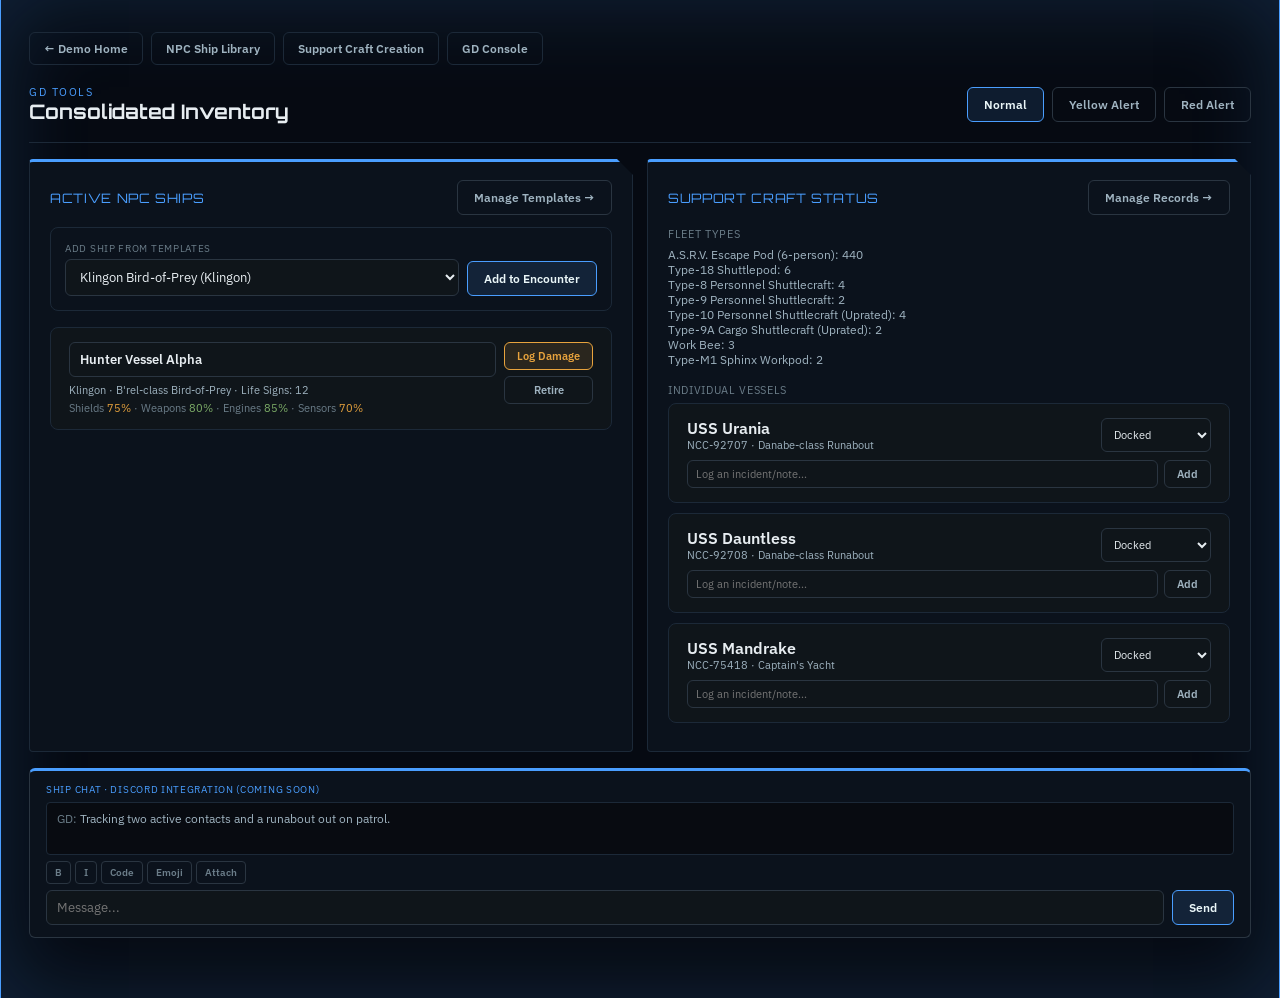
<file: inventory.html>
<!doctype html>
<html lang="en">
<head>
<meta charset="utf-8">
<title>Inventory — STAB Demo</title>
<link rel="stylesheet" href="style.css">
<script src="utils.js"></script>
</head>
<body>
<div class="app-frame">
  <div class="nav-links">
    <a href="index.html">&larr; Demo Home</a>
    <a href="npc-ships.html">NPC Ship Library</a>
    <a href="support-craft-creation.html">Support Craft Creation</a>
    <a href="gd-console.html">GD Console</a>
  </div>
  <div class="top-bar">
    <div><div class="eyebrow">GD Tools</div><div class="title" style="font-size:20px;">Consolidated Inventory</div></div>
    <div class="row gap-8" id="alert-buttons"></div>
  </div>
  <div class="divider"></div>

  <div class="grid" style="grid-template-columns: 1fr 1fr; gap:14px; flex-grow:1; min-height:0;">
    <div class="panel" style="overflow:auto;display:flex;flex-direction:column;">
      <div class="row justify-between items-center" style="margin-bottom:12px;">
        <div class="panel-h" style="margin-bottom:0;">ACTIVE NPC SHIPS</div>
        <a class="btn" style="text-decoration:none;" href="npc-ships.html">Manage Templates &rarr;</a>
      </div>
      <div class="row items-end gap-8" style="margin-bottom:16px;padding:14px;border:1px solid var(--panel-border);border-radius:8px;background:var(--panel-bg);">
        <div class="col flex-grow"><label class="label">Add Ship From Templates</label><select id="template-select"></select></div>
        <button class="btn btn-accent" id="add-template-btn">Add to Encounter</button>
      </div>
      <div id="npc-list" class="col gap-10" style="overflow:auto;"></div>
    </div>
    <div class="panel" style="overflow:auto;display:flex;flex-direction:column;">
      <div class="row justify-between items-center" style="margin-bottom:12px;">
        <div class="panel-h" style="margin-bottom:0;">SUPPORT CRAFT STATUS</div>
        <a class="btn" style="text-decoration:none;" href="support-craft-creation.html">Manage Records &rarr;</a>
      </div>
      <div class="tiny dimmer" style="text-transform:uppercase;letter-spacing:0.06em;margin-bottom:6px;">Fleet Types</div>
      <div id="fleet-list" class="col gap-3" style="margin-bottom:16px;"></div>
      <div class="tiny dimmer" style="text-transform:uppercase;letter-spacing:0.06em;margin-bottom:6px;">Individual Vessels</div>
      <div id="individual-list" class="col gap-10" style="overflow:auto;"></div>
    </div>
  </div>

  <div class="chat-box" id="ship-chat"></div>
</div>

<script>
const BASE_ACCENT = '#4a9eff';
const TEMPLATE_OPTIONS = [
  { id: 'tpl-kbop', name: 'Klingon Bird-of-Prey', origin: 'Klingon', className: "B'rel-class", lifeSigns: '12', sysShields: '75', sysWeapons: '80', sysEngines: '85', sysSensors: '70' },
  { id: 'tpl-ferm', name: 'Ferengi Marauder', origin: 'Ferengi', className: "D'Kora-class", lifeSigns: '60', sysShields: '60', sysWeapons: '55', sysEngines: '65', sysSensors: '75' }
];
const DAMAGE_TARGETS = ['Shields', 'Weapons', 'Engines', 'Sensors', 'Life Signs'];
const DAMAGE_FIELD_MAP = { Shields: 'sysShields', Weapons: 'sysWeapons', Engines: 'sysEngines', Sensors: 'sysSensors', 'Life Signs': 'lifeSigns' };

const STATE = loadState('inventory', {
  alertLevel: 'normal',
  templateDraft: TEMPLATE_OPTIONS[0].id,
  npcInstances: [{ id: 'inv-inst-1', designation: 'Hunter Vessel Alpha', origin: 'Klingon', className: "B'rel-class Bird-of-Prey", lifeSigns: '12', sysShields: '75', sysWeapons: '80', sysEngines: '85', sysSensors: '70', damageLog: [] }],
  fleetCraft: [
    { typeName: 'A.S.R.V. Escape Pod (6-person)', quantity: '440' }, { typeName: 'Type-18 Shuttlepod', quantity: '6' },
    { typeName: 'Type-8 Personnel Shuttlecraft', quantity: '4' }, { typeName: 'Type-9 Personnel Shuttlecraft', quantity: '2' },
    { typeName: 'Type-10 Personnel Shuttlecraft (Uprated)', quantity: '4' }, { typeName: 'Type-9A Cargo Shuttlecraft (Uprated)', quantity: '2' },
    { typeName: 'Work Bee', quantity: '3' }, { typeName: 'Type-M1 Sphinx Workpod', quantity: '2' }
  ],
  individualCraft: [
    { id: 'ic-1', name: 'USS Urania', registry: 'NCC-92707', className: 'Danabe-class Runabout', status: 'Docked', notes: [] },
    { id: 'ic-2', name: 'USS Dauntless', registry: 'NCC-92708', className: 'Danabe-class Runabout', status: 'Docked', notes: [] },
    { id: 'ic-3', name: 'USS Mandrake', registry: 'NCC-75418', className: "Captain's Yacht", status: 'Docked', notes: [] }
  ],
  craftNoteDrafts: {},
  shipChatLog: [{ from: 'GD', text: 'Tracking two active contacts and a runabout out on patrol.' }]
});
function persist() { saveState('inventory', STATE); }
function applyTheme() { applyAlertTheme(STATE.alertLevel, BASE_ACCENT); }
function statusColor2(pct) { const n = parseFloat(pct); if (isNaN(n)) return '#9fb3c0'; return n >= 80 ? '#7fb069' : n >= 50 ? '#e8a33d' : '#e05d5d'; }

function renderAlertButtons() {
  const wrap = document.getElementById('alert-buttons'); wrap.innerHTML = '';
  ['normal', 'yellow', 'red'].forEach((lvl) => {
    const labels = { normal: 'Normal', yellow: 'Yellow Alert', red: 'Red Alert' };
    wrap.appendChild(el('button', { class: 'btn' + (STATE.alertLevel === lvl ? ' btn-accent' : ''), onclick: () => { STATE.alertLevel = lvl; persist(); applyTheme(); renderAlertButtons(); } }, labels[lvl]));
  });
}

function renderTemplateSelect() {
  const sel = document.getElementById('template-select'); sel.innerHTML = '';
  TEMPLATE_OPTIONS.forEach((t) => sel.appendChild(el('option', { value: t.id }, t.name + ' (' + t.origin + ')')));
  sel.value = STATE.templateDraft;
  sel.onchange = (e) => { STATE.templateDraft = e.target.value; persist(); };
}
document.getElementById('add-template-btn').addEventListener('click', () => {
  const tpl = TEMPLATE_OPTIONS.find((t) => t.id === STATE.templateDraft) || TEMPLATE_OPTIONS[0];
  STATE.npcInstances.push({ id: 'inv-inst-' + Date.now(), designation: tpl.name, origin: tpl.origin, className: tpl.className, lifeSigns: tpl.lifeSigns, sysShields: tpl.sysShields, sysWeapons: tpl.sysWeapons, sysEngines: tpl.sysEngines, sysSensors: tpl.sysSensors, damageLog: [] });
  persist(); renderNpcList();
});

function renderNpcList() {
  const wrap = document.getElementById('npc-list'); wrap.innerHTML = '';
  if (!STATE.npcInstances.length) { wrap.appendChild(el('div', { class: 'faint small' }, 'No active NPC ships \u2014 add one from the Templates above.')); return; }
  STATE.npcInstances.forEach((inst) => {
    const card = el('div', { class: 'card' });
    const head = el('div', { class: 'row justify-between items-start gap-8' });
    const left = el('div', { style: 'flex-grow:1;' });
    const nameInput = el('input', { class: 'stab-input', type: 'text', value: inst.designation, style: 'font-weight:600;margin-bottom:6px;width:100%;' });
    nameInput.addEventListener('change', (e) => { inst.designation = e.target.value; persist(); });
    left.appendChild(nameInput);
    left.appendChild(el('div', { class: 'tiny dim' }, inst.origin + ' \u00b7 ' + inst.className + ' \u00b7 Life Signs: ' + inst.lifeSigns));
    left.appendChild(el('div', { class: 'tiny dimmer', style: 'margin-top:4px;' }, [
      'Shields ', el('span', { style: 'color:' + statusColor2(inst.sysShields) + ';' }, inst.sysShields + '%'), ' \u00b7 Weapons ', el('span', { style: 'color:' + statusColor2(inst.sysWeapons) + ';' }, inst.sysWeapons + '%'),
      ' \u00b7 Engines ', el('span', { style: 'color:' + statusColor2(inst.sysEngines) + ';' }, inst.sysEngines + '%'), ' \u00b7 Sensors ', el('span', { style: 'color:' + statusColor2(inst.sysSensors) + ';' }, inst.sysSensors + '%')
    ]));
    if (inst.damageLog.length) { const lw = el('div', { style: 'margin-top:8px;' }); inst.damageLog.forEach((t) => lw.appendChild(el('div', { class: 'tiny', style: 'color:#e8a33d;' }, '\u2022 ' + t))); left.appendChild(lw); }
    if (inst.dispatchOpen) {
      const form = el('div', { class: 'row items-end gap-8 wrap', style: 'margin-top:10px;padding-top:10px;border-top:1px solid var(--panel-border);' });
      const targetSel = el('select', { class: 'stab-input', style: 'width:130px;' });
      DAMAGE_TARGETS.forEach((t) => targetSel.appendChild(el('option', { value: t }, t)));
      const amountIn = el('input', { class: 'stab-input', type: 'text', style: 'width:90px;' });
      form.appendChild(el('div', { class: 'col' }, [el('label', { class: 'label' }, 'System'), targetSel]));
      form.appendChild(el('div', { class: 'col' }, [el('label', { class: 'label' }, 'Amount'), amountIn]));
      form.appendChild(el('button', { class: 'btn btn-accent', onclick: () => {
        const amt = parseFloat(amountIn.value); if (isNaN(amt) || amt === 0) { inst.dispatchOpen = false; renderNpcList(); return; }
        const field = DAMAGE_FIELD_MAP[targetSel.value];
        const cur = parseFloat(inst[field]) || 0; const isPct = field !== 'lifeSigns';
        const next = isPct ? clamp(cur - amt, 0, 100) : Math.max(0, cur - amt);
        inst[field] = String(next);
        inst.damageLog.push(targetSel.value + ' -' + amt + (isPct ? '% ' : ' ') + '(now ' + next + (isPct ? '%' : '') + ')');
        inst.dispatchOpen = false; persist(); renderNpcList();
      } }, 'Apply'));
      left.appendChild(form);
    }
    head.appendChild(left);
    const btns = el('div', { class: 'col gap-6' });
    btns.appendChild(el('button', { style: 'padding:6px 12px;border-radius:6px;border:1px solid #e8a33d;background:#e8a33d1f;color:#e8a33d;font-family:"IBM Plex Sans",sans-serif;font-size:11px;font-weight:600;cursor:pointer;', onclick: () => { inst.dispatchOpen = !inst.dispatchOpen; renderNpcList(); } }, 'Log Damage'));
    btns.appendChild(el('button', { class: 'btn btn-sm', onclick: () => { STATE.npcInstances = STATE.npcInstances.filter((x) => x.id !== inst.id); persist(); renderNpcList(); } }, 'Retire'));
    head.appendChild(btns);
    card.appendChild(head);
    wrap.appendChild(card);
  });
}

function renderFleetCraft() {
  const wrap = document.getElementById('fleet-list'); wrap.innerHTML = '';
  STATE.fleetCraft.forEach((f) => wrap.appendChild(el('div', { class: 'small dim' }, f.typeName + ': ' + f.quantity)));
}
function renderIndividualCraft() {
  const wrap = document.getElementById('individual-list'); wrap.innerHTML = '';
  STATE.individualCraft.forEach((v) => {
    const card = el('div', { class: 'card' });
    const head = el('div', { class: 'row justify-between items-start gap-8' });
    head.appendChild(el('div', {}, [el('div', { style: 'font-weight:600;' }, v.name), el('div', { class: 'tiny dim' }, v.registry + ' \u00b7 ' + v.className)]));
    const statusSel = el('select', { class: 'stab-input', style: 'width:110px;font-size:11px;padding:6px 8px;' });
    ['Docked', 'Deployed', 'Away'].forEach((s) => statusSel.appendChild(el('option', { value: s }, s)));
    statusSel.value = v.status;
    statusSel.onchange = (e) => { v.status = e.target.value; persist(); };
    head.appendChild(statusSel);
    card.appendChild(head);
    if (v.notes.length) { const nw = el('div', { style: 'margin-top:8px;' }); v.notes.forEach((n) => nw.appendChild(el('div', { class: 'tiny', style: 'color:#e8a33d;' }, '\u2022 ' + n))); card.appendChild(nw); }
    const noteRow = el('div', { class: 'row gap-6', style: 'margin-top:8px;' });
    const noteInput = el('input', { class: 'stab-input', type: 'text', placeholder: 'Log an incident/note...', style: 'flex-grow:1;font-size:11px;padding:6px 8px;' });
    noteInput.value = STATE.craftNoteDrafts[v.id] || '';
    noteInput.addEventListener('change', (e) => { STATE.craftNoteDrafts[v.id] = e.target.value; persist(); });
    noteRow.appendChild(noteInput);
    noteRow.appendChild(el('button', { class: 'btn btn-sm', onclick: () => {
      const text = (STATE.craftNoteDrafts[v.id] || '').trim(); if (!text) return;
      v.notes.push(text); STATE.craftNoteDrafts[v.id] = ''; persist(); renderIndividualCraft();
    } }, 'Add'));
    card.appendChild(noteRow);
    wrap.appendChild(card);
  });
}

function renderAll() {
  renderAlertButtons(); renderTemplateSelect(); renderNpcList(); renderFleetCraft(); renderIndividualCraft();
  renderShipChat(document.getElementById('ship-chat'), () => STATE.shipChatLog, (text) => { STATE.shipChatLog.push({ from: 'You', text: text }); persist(); });
}
applyTheme(); renderAll();
</script>
</body>
</html>
</file>
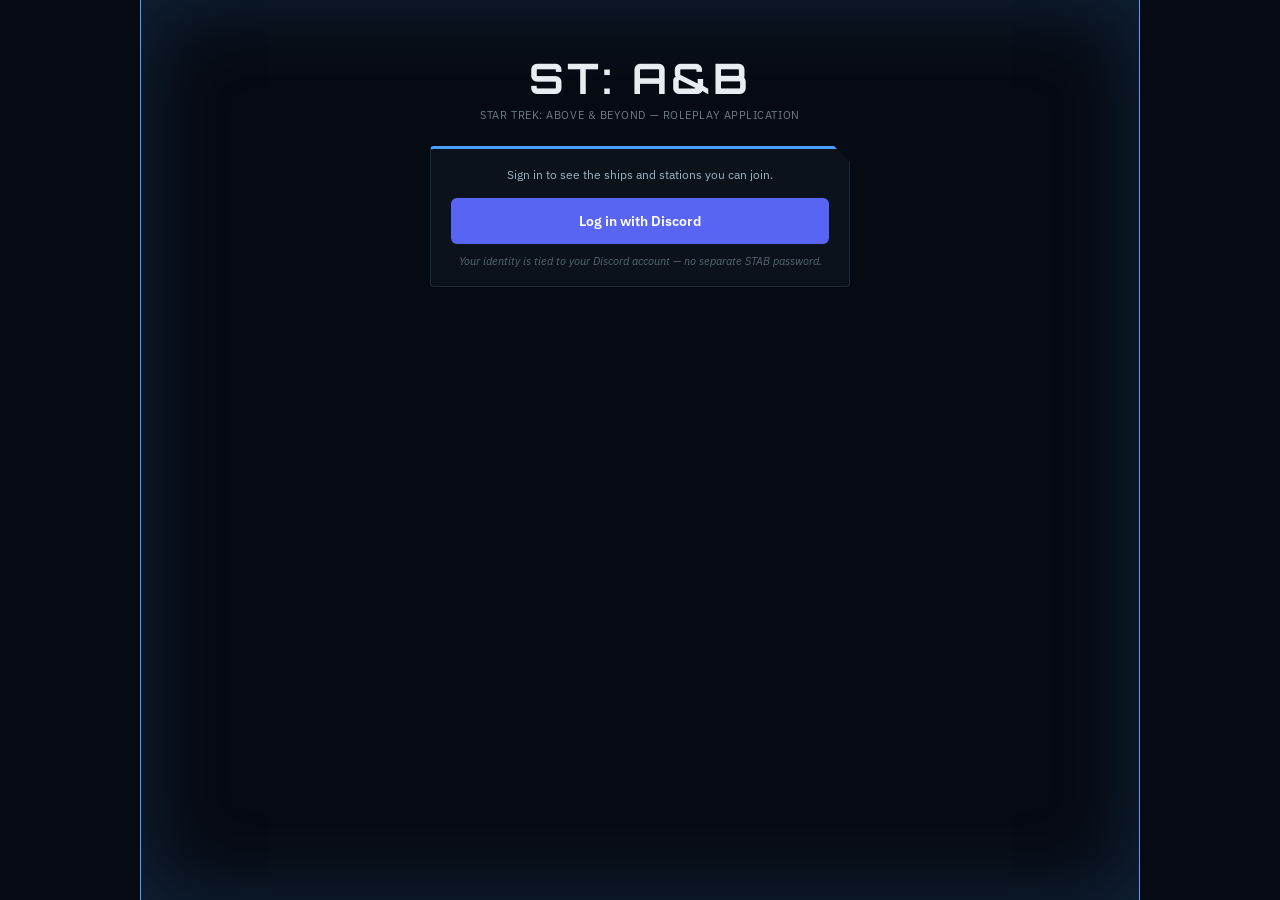
<file: login.html>
<!doctype html>
<html lang="en">
<head>
<meta charset="utf-8">
<title>ST: A&amp;B — Login</title>
<link rel="stylesheet" href="style.css">
<script src="utils.js"></script>
</head>
<body>
<div class="app-frame" style="max-width: 1000px; align-items: center; display: flex; flex-direction: column; gap: 24px;">
  <div style="text-align: center; margin-top: 20px;">
    <div class="title" style="font-size: 42px; letter-spacing: 0.08em;">ST: A&amp;B</div>
    <div class="tiny dimmer" style="letter-spacing: 0.05em; margin-top: 4px;">STAR TREK: ABOVE &amp; BEYOND &mdash; ROLEPLAY APPLICATION</div>
  </div>

  <div id="login-panel" class="panel" style="width: 420px; text-align: center;"></div>
  <div id="vessel-section" style="width: 100%; max-width: 1000px; display: none;">
    <div class="row justify-between items-center" style="margin-bottom: 16px;">
      <div class="small dim">Logged in as <strong style="color: var(--accent);" id="discord-name"></strong></div>
      <button class="btn" id="logout-btn">Log Out</button>
    </div>
    <div class="title" style="font-size: 15px; margin-bottom: 14px;">SELECT YOUR SHIP</div>
    <div class="grid g2" id="vessel-grid"></div>
  </div>
</div>

<script>
const STATE = loadState('login', {
  loggedIn: false,
  discordName: 'CaptainDan#4477',
  charSelections: {}
});
function persist() { saveState('login', STATE); }

const VESSELS = [
  { key: 'tempest', name: 'USS Tempest', typeLabel: 'Starship', classLabel: 'Galaxy-class', active: true, href: 'character-screen.html', characters: ['Lt. Cmdr. Dael Ferro'] },
  { key: 'chiron', name: 'USS Chiron', typeLabel: 'Starship', classLabel: 'Class TBD', active: false, href: '', characters: [] },
  { key: 'zorya', name: 'USS Zorya', typeLabel: 'Starship', classLabel: 'Class TBD', active: false, href: '', characters: [] },
  { key: 'odyssey', name: 'Odyssey Station', typeLabel: 'Starbase', classLabel: 'Class TBD', active: false, href: '', characters: [] }
];

function renderLogin() {
  const panel = document.getElementById('login-panel');
  const section = document.getElementById('vessel-section');
  if (!STATE.loggedIn) {
    section.style.display = 'none';
    panel.style.display = 'block';
    panel.innerHTML = '';
    panel.appendChild(el('div', { class: 'small dim', style: 'margin-bottom:16px;' }, 'Sign in to see the ships and stations you can join.'));
    panel.appendChild(el('button', { style: 'width:100%;padding:14px;border-radius:6px;border:none;background:#5865F2;color:#fff;font-family:"IBM Plex Sans",sans-serif;font-size:14px;font-weight:600;cursor:pointer;', onclick: () => { STATE.loggedIn = true; persist(); renderLogin(); } }, 'Log in with Discord'));
    panel.appendChild(el('div', { class: 'tiny faint', style: 'margin-top:10px;' }, "Your identity is tied to your Discord account — no separate STAB password."));
  } else {
    panel.style.display = 'none';
    section.style.display = 'block';
    document.getElementById('discord-name').textContent = STATE.discordName;
    renderVessels();
  }
}
document.getElementById('logout-btn').addEventListener('click', () => { STATE.loggedIn = false; persist(); renderLogin(); });

function renderVessels() {
  const grid = document.getElementById('vessel-grid');
  grid.innerHTML = '';
  VESSELS.forEach((v) => {
    const card = el('div', { style: 'border:1px solid ' + (v.active ? 'var(--accent)' : '#1c2938') + ';border-radius:8px;padding:18px;background:#0f151a;' + (v.active ? '' : 'opacity:0.6;') });
    const head = el('div', { class: 'row justify-between items-start' });
    head.appendChild(el('div', {}, [
      el('div', { class: 'title', style: 'font-size:18px;' }, v.name),
      el('div', { class: 'tiny dimmer', style: 'margin-top:2px;' }, v.typeLabel + ' \u00b7 ' + v.classLabel)
    ]));
    head.appendChild(el('div', { style: 'font-size:10px;font-weight:700;text-transform:uppercase;letter-spacing:0.05em;color:' + (v.active ? '#7fb069' : '#6b7d89') + ';' }, v.active ? 'Active' : 'Coming Soon'));
    card.appendChild(head);

    const charOptions = v.active ? ['\u2014 Select Character \u2014', ...v.characters] : ['No characters yet'];
    const selected = STATE.charSelections[v.key] || charOptions[0];
    const select = el('select', { class: 'stab-input', style: 'width:100%;margin-top:12px;' + (v.active ? '' : 'opacity:0.5;') });
    charOptions.forEach((c) => select.appendChild(el('option', { value: c }, c)));
    select.value = selected;
    select.disabled = !v.active;
    select.addEventListener('change', (e) => { STATE.charSelections[v.key] = e.target.value; persist(); renderVessels(); });

    const row1 = el('div', { class: 'row gap-6', style: 'margin-top:8px;' });
    row1.appendChild(select);
    const hasReal = v.active && v.characters.includes(selected);
    row1.appendChild(el('a', { class: 'btn', style: 'padding:8px 12px;text-decoration:none;' + (hasReal ? '' : 'opacity:0.4;pointer-events:none;'), href: hasReal ? 'character-sheet.html' : '#' }, 'Edit'));
    card.appendChild(row1);

    const row2 = el('div', { class: 'row gap-8', style: 'margin-top:8px;' });
    row2.appendChild(el('a', { class: 'btn', style: 'flex:1;text-align:center;text-decoration:none;' + (v.active ? '' : 'opacity:0.4;pointer-events:none;'), href: v.active ? 'character-sheet.html' : '#' }, 'Create Character'));
    row2.appendChild(el('a', { class: v.active ? 'link-btn' : 'btn', style: 'flex:1;text-align:center;text-decoration:none;' + (v.active ? '' : 'opacity:0.4;pointer-events:none;color:#566873;'), href: v.active ? v.href : '#' }, v.active ? 'Join Game \u2192' : 'Not Yet Available'));
    card.appendChild(row2);

    grid.appendChild(card);
  });
}

renderLogin();
</script>
</body>
</html>
</file>
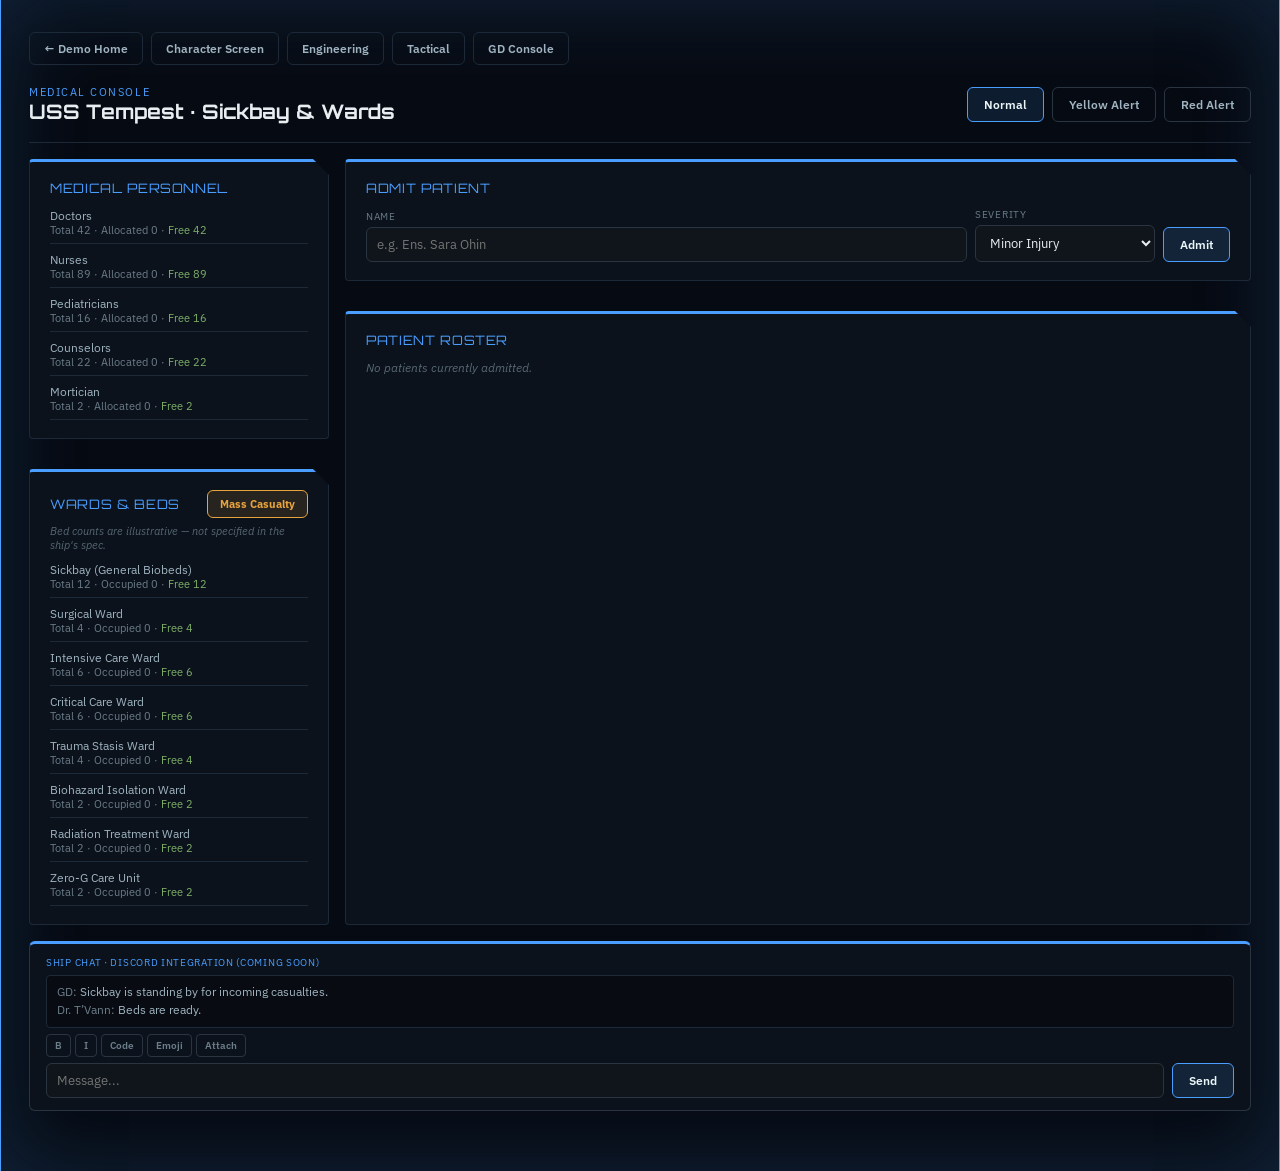
<file: medical.html>
<!doctype html>
<html lang="en">
<head>
<meta charset="utf-8">
<title>Medical — STAB Demo</title>
<link rel="stylesheet" href="style.css">
<script src="utils.js"></script>
</head>
<body>
<div class="app-frame">
  <div class="nav-links">
    <a href="index.html">&larr; Demo Home</a>
    <a href="character-screen.html">Character Screen</a>
    <a href="engineering.html">Engineering</a>
    <a href="tactical.html">Tactical</a>
    <a href="gd-console.html">GD Console</a>
  </div>
  <div class="top-bar">
    <div>
      <div class="eyebrow">Medical Console</div>
      <div class="title" style="font-size:20px;">USS Tempest &middot; Sickbay &amp; Wards</div>
    </div>
    <div class="row gap-8" id="alert-buttons"></div>
  </div>
  <div class="divider"></div>

  <div class="grid" style="grid-template-columns: 300px 1fr; gap:16px; flex-grow:1; min-height:0;">
    <div class="col gap-14" style="overflow:auto;">
      <div class="panel"><div class="panel-h">MEDICAL PERSONNEL</div><div id="personnel-list" class="col gap-8"></div></div>
      <div class="panel" style="flex-grow:1;">
        <div class="row justify-between items-center" style="margin-bottom:4px;">
          <div class="panel-h" style="margin-bottom:0;">WARDS &amp; BEDS</div>
          <button class="btn btn-sm" style="border-color:#e8a33d;background:#e8a33d1f;color:#e8a33d;font-weight:700;" id="mass-casualty-btn">Mass Casualty</button>
        </div>
        <div class="tiny faint" style="margin:6px 0 10px;">Bed counts are illustrative — not specified in the ship's spec.</div>
        <div id="ward-list" class="col gap-8"></div>
      </div>
    </div>
    <div class="col gap-14" style="overflow:auto;">
      <div class="panel">
        <div class="panel-h">ADMIT PATIENT</div>
        <div class="row items-end gap-8 wrap">
          <div class="col flex-grow" style="min-width:180px;"><label class="label">Name</label><input id="admit-name" type="text" placeholder="e.g. Ens. Sara Ohin"></div>
          <div class="col" style="width:180px;"><label class="label">Severity</label><select id="admit-severity"></select></div>
          <button class="btn btn-accent" id="admit-btn">Admit</button>
        </div>
      </div>
      <div class="panel" style="flex-grow:1;overflow:auto;">
        <div class="panel-h">PATIENT ROSTER</div>
        <div id="patient-list" class="col gap-14"></div>
      </div>
    </div>
  </div>

  <div class="chat-box" id="ship-chat"></div>
</div>

<script>
const BASE_ACCENT = '#4a9eff';
const STATE = loadState('medical', {
  alertLevel: 'normal',
  personnelPool: {
    doctors: { label: 'Doctors', total: 42, allocated: 0 },
    nurses: { label: 'Nurses', total: 89, allocated: 0 },
    pediatricians: { label: 'Pediatricians', total: 16, allocated: 0 },
    counselors: { label: 'Counselors', total: 22, allocated: 0 },
    mortician: { label: 'Mortician', total: 2, allocated: 0 }
  },
  wards: {
    sickbay: { label: 'Sickbay (General Biobeds)', total: 12, occupied: 0 },
    surgical: { label: 'Surgical Ward', total: 4, occupied: 0 },
    icu: { label: 'Intensive Care Ward', total: 6, occupied: 0 },
    critical: { label: 'Critical Care Ward', total: 6, occupied: 0 },
    trauma: { label: 'Trauma Stasis Ward', total: 4, occupied: 0 },
    isolation: { label: 'Biohazard Isolation Ward', total: 2, occupied: 0 },
    radiation: { label: 'Radiation Treatment Ward', total: 2, occupied: 0 },
    zerog: { label: 'Zero-G Care Unit', total: 2, occupied: 0 }
  },
  cargoBayCount: 0,
  patients: [],
  admitSeverity: 'Minor Injury',
  shipChatLog: [
    { from: 'GD', text: 'Sickbay is standing by for incoming casualties.' },
    { from: 'Dr. T\u2019Vann', text: 'Beds are ready.' }
  ]
});
function persist() { saveState('medical', STATE); }
function applyTheme() { applyAlertTheme(STATE.alertLevel, BASE_ACCENT); }
const SEVERITIES = ['Minor Injury', 'Under Medical Care', 'Critical'];
const SEVERITY_BASE = { 'Minor Injury': 2, 'Under Medical Care': 8, 'Critical': 24 };
const SEVERITY_COLOR = { 'Minor Injury': '#e8a33d', 'Under Medical Care': '#e8a33d', 'Critical': '#e05d5d' };

function renderAlertButtons() {
  const wrap = document.getElementById('alert-buttons'); wrap.innerHTML = '';
  ['normal', 'yellow', 'red'].forEach((lvl) => {
    const labels = { normal: 'Normal', yellow: 'Yellow Alert', red: 'Red Alert' };
    wrap.appendChild(el('button', { class: 'btn' + (STATE.alertLevel === lvl ? ' btn-accent' : ''), onclick: () => { STATE.alertLevel = lvl; persist(); applyTheme(); renderAlertButtons(); } }, labels[lvl]));
  });
}

function renderPersonnel() {
  const wrap = document.getElementById('personnel-list'); wrap.innerHTML = '';
  Object.values(STATE.personnelPool).forEach((p) => {
    const free = p.total - p.allocated;
    wrap.appendChild(el('div', { style: 'border-bottom:1px solid var(--panel-border);padding-bottom:6px;' }, [
      el('div', { class: 'small dim' }, p.label),
      el('div', { class: 'tiny dimmer' }, ['Total ' + p.total + ' \u00b7 Allocated ' + p.allocated + ' \u00b7 ', el('span', { style: 'color:' + (free > 0 ? '#7fb069' : '#e05d5d') + ';' }, 'Free ' + free)])
    ]));
  });
}

function renderWards() {
  const wrap = document.getElementById('ward-list'); wrap.innerHTML = '';
  Object.entries(STATE.wards).forEach(([key, w]) => {
    const free = w.total - w.occupied;
    const box = el('div', { style: 'border-bottom:1px solid var(--panel-border);padding-bottom:6px;' });
    box.appendChild(el('div', { class: 'row justify-between items-start' }, [
      el('div', { class: 'small dim' }, w.label),
      w.temporary ? el('button', { class: 'btn btn-sm', style: w.occupied === 0 ? '' : 'opacity:0.4;pointer-events:none;', onclick: () => closeWard(key) }, 'Close Ward') : null
    ]));
    box.appendChild(el('div', { class: 'tiny dimmer' }, ['Total ' + w.total + ' \u00b7 Occupied ' + w.occupied + ' \u00b7 ', el('span', { style: 'color:' + (free > 0 ? '#7fb069' : '#e05d5d') + ';' }, 'Free ' + free)]));
    if (w.temporary) box.appendChild(el('div', { class: 'tiny', style: 'color:#e8a33d;margin-top:2px;' }, 'Temporary \u00b7 Dedicated staff: ' + (w.dedicatedStaff || []).map((s) => s.count + 'x ' + s.label).join(', ')));
    wrap.appendChild(box);
  });
}
function closeWard(key) {
  const w = STATE.wards[key];
  if (!w || w.occupied > 0) return;
  (w.dedicatedStaff || []).forEach((s) => { const entry = STATE.personnelPool[s.typeKey]; if (entry) entry.allocated = Math.max(0, entry.allocated - s.count); });
  delete STATE.wards[key];
  persist(); renderAll();
}
document.getElementById('mass-casualty-btn').addEventListener('click', () => {
  const doc = STATE.personnelPool.doctors, nurse = STATE.personnelPool.nurses;
  const docTake = Math.min(1, doc.total - doc.allocated);
  const nurseTake = Math.min(5, nurse.total - nurse.allocated);
  doc.allocated += docTake; nurse.allocated += nurseTake;
  STATE.cargoBayCount += 1;
  const key = 'cargo-' + Date.now();
  STATE.wards[key] = { label: 'Temporary Medical Ward — Cargo Bay ' + STATE.cargoBayCount, total: 20, occupied: 0, temporary: true, dedicatedStaff: [{ typeKey: 'doctors', label: 'Doctors', count: docTake }, { typeKey: 'nurses', label: 'Nurses', count: nurseTake }] };
  persist(); renderAll();
});

function renderAdmitForm() {
  const sel = document.getElementById('admit-severity');
  sel.innerHTML = '';
  SEVERITIES.forEach((s) => sel.appendChild(el('option', { value: s }, s)));
  sel.value = STATE.admitSeverity;
  sel.onchange = (e) => { STATE.admitSeverity = e.target.value; persist(); };
}
document.getElementById('admit-btn').addEventListener('click', () => {
  const name = document.getElementById('admit-name').value.trim();
  if (!name) return;
  STATE.patients.push({ id: 'pt-' + Date.now(), name: name, severity: STATE.admitSeverity, wardKey: null, staff: [], treated: false });
  document.getElementById('admit-name').value = '';
  persist(); renderPatients(); renderWards();
});

function computeEta(base, hasBed, staffCount) { return Math.round((base * (hasBed ? 0.4 : 1.0) / (1 + 0.2 * staffCount)) * 10) / 10; }

function renderPatients() {
  const wrap = document.getElementById('patient-list'); wrap.innerHTML = '';
  if (!STATE.patients.length) { wrap.appendChild(el('div', { class: 'faint small' }, 'No patients currently admitted.')); return; }
  STATE.patients.forEach((pt) => {
    const card = el('div', { class: 'card' });
    const head = el('div', { class: 'row justify-between items-start' });
    head.appendChild(el('div', {}, [el('div', { style: 'font-weight:600;' }, pt.name), el('div', { class: 'small', style: 'color:' + SEVERITY_COLOR[pt.severity] + ';' }, pt.severity)]));
    if (pt.treated) head.appendChild(el('div', { class: 'small', style: 'color:#7fb069;' }, 'Discharged \u2713'));
    else head.appendChild(el('button', { class: 'btn btn-sm', onclick: () => { pt.treated = true; (pt.staff || []).forEach((s) => { const e2 = STATE.personnelPool[s.typeKey]; if (e2) e2.allocated = Math.max(0, e2.allocated - s.count); }); if (pt.wardKey && STATE.wards[pt.wardKey]) STATE.wards[pt.wardKey].occupied = Math.max(0, STATE.wards[pt.wardKey].occupied - 1); persist(); renderAll(); } }, 'Mark Treated / Discharge'));
    card.appendChild(head);

    if (!pt.treated) {
      const row = el('div', { class: 'row items-end gap-8 wrap', style: 'margin-top:12px;padding-top:12px;border-top:1px solid var(--panel-border);' });
      const wardSel = el('select', { class: 'stab-input', style: 'width:200px;' });
      wardSel.appendChild(el('option', { value: '' }, 'None (no bed)'));
      Object.entries(STATE.wards).forEach(([k, w]) => { if (w.total - w.occupied > 0 || pt.wardKey === k) wardSel.appendChild(el('option', { value: k }, w.label + ' (' + (w.total - w.occupied) + ' free)')); });
      wardSel.value = pt.wardKey || '';
      wardSel.onchange = (e) => {
        const oldW = pt.wardKey; const newW = e.target.value || null;
        if (oldW && STATE.wards[oldW]) STATE.wards[oldW].occupied = Math.max(0, STATE.wards[oldW].occupied - 1);
        if (newW && STATE.wards[newW]) STATE.wards[newW].occupied += 1;
        pt.wardKey = newW; persist(); renderPatients(); renderWards();
      };
      row.appendChild(el('div', { class: 'col' }, [el('label', { class: 'label' }, 'Ward / Bed'), wardSel]));

      const typeSel = el('select', { class: 'stab-input', style: 'width:200px;' });
      Object.keys(STATE.personnelPool).forEach((k) => { const p = STATE.personnelPool[k]; typeSel.appendChild(el('option', { value: k }, p.label + ' (' + (p.total - p.allocated) + ' free)')); });
      row.appendChild(el('div', { class: 'col' }, [el('label', { class: 'label' }, 'Assign Staff Type'), typeSel]));
      const countIn = el('input', { class: 'stab-input', type: 'text', value: '1', style: 'width:80px;' });
      row.appendChild(el('div', { class: 'col', style: 'width:80px;' }, [el('label', { class: 'label' }, 'Count'), countIn]));
      row.appendChild(el('button', { class: 'btn', onclick: () => {
        const typeKey = typeSel.value; const n = Math.max(1, parseInt(countIn.value, 10) || 1);
        const entry = STATE.personnelPool[typeKey]; const free = entry.total - entry.allocated;
        const actual = Math.min(n, free); if (actual <= 0) return;
        entry.allocated += actual;
        pt.staff.push({ typeKey: typeKey, label: entry.label, count: actual });
        persist(); renderPatients();
      } }, 'Assign'));
      card.appendChild(row);

      const staffCount = (pt.staff || []).reduce((a, s) => a + s.count, 0);
      const eta = computeEta(SEVERITY_BASE[pt.severity], !!pt.wardKey, staffCount);
      const summary = el('div', { class: 'small dim', style: 'margin-top:10px;' }, 'Assigned: ' + (pt.wardKey ? (STATE.wards[pt.wardKey] ? STATE.wards[pt.wardKey].label : '') + ' bed' : 'No bed') + (pt.staff.length ? ' \u00b7 ' + pt.staff.map((s) => s.count + 'x ' + s.label).join(', ') : ''));
      card.appendChild(summary);
      card.appendChild(el('div', { style: 'font-size:13px;color:var(--accent);margin-top:4px;' }, 'Est. treatment/diagnosis time: ' + eta + ' hrs'));
    }
    wrap.appendChild(card);
  });
}

function renderAll() {
  renderAlertButtons(); renderPersonnel(); renderWards(); renderAdmitForm(); renderPatients();
  renderShipChat(document.getElementById('ship-chat'), () => STATE.shipChatLog, (text) => { STATE.shipChatLog.push({ from: 'You', text: text }); persist(); });
}
applyTheme(); renderAll();
</script>
</body>
</html>
</file>
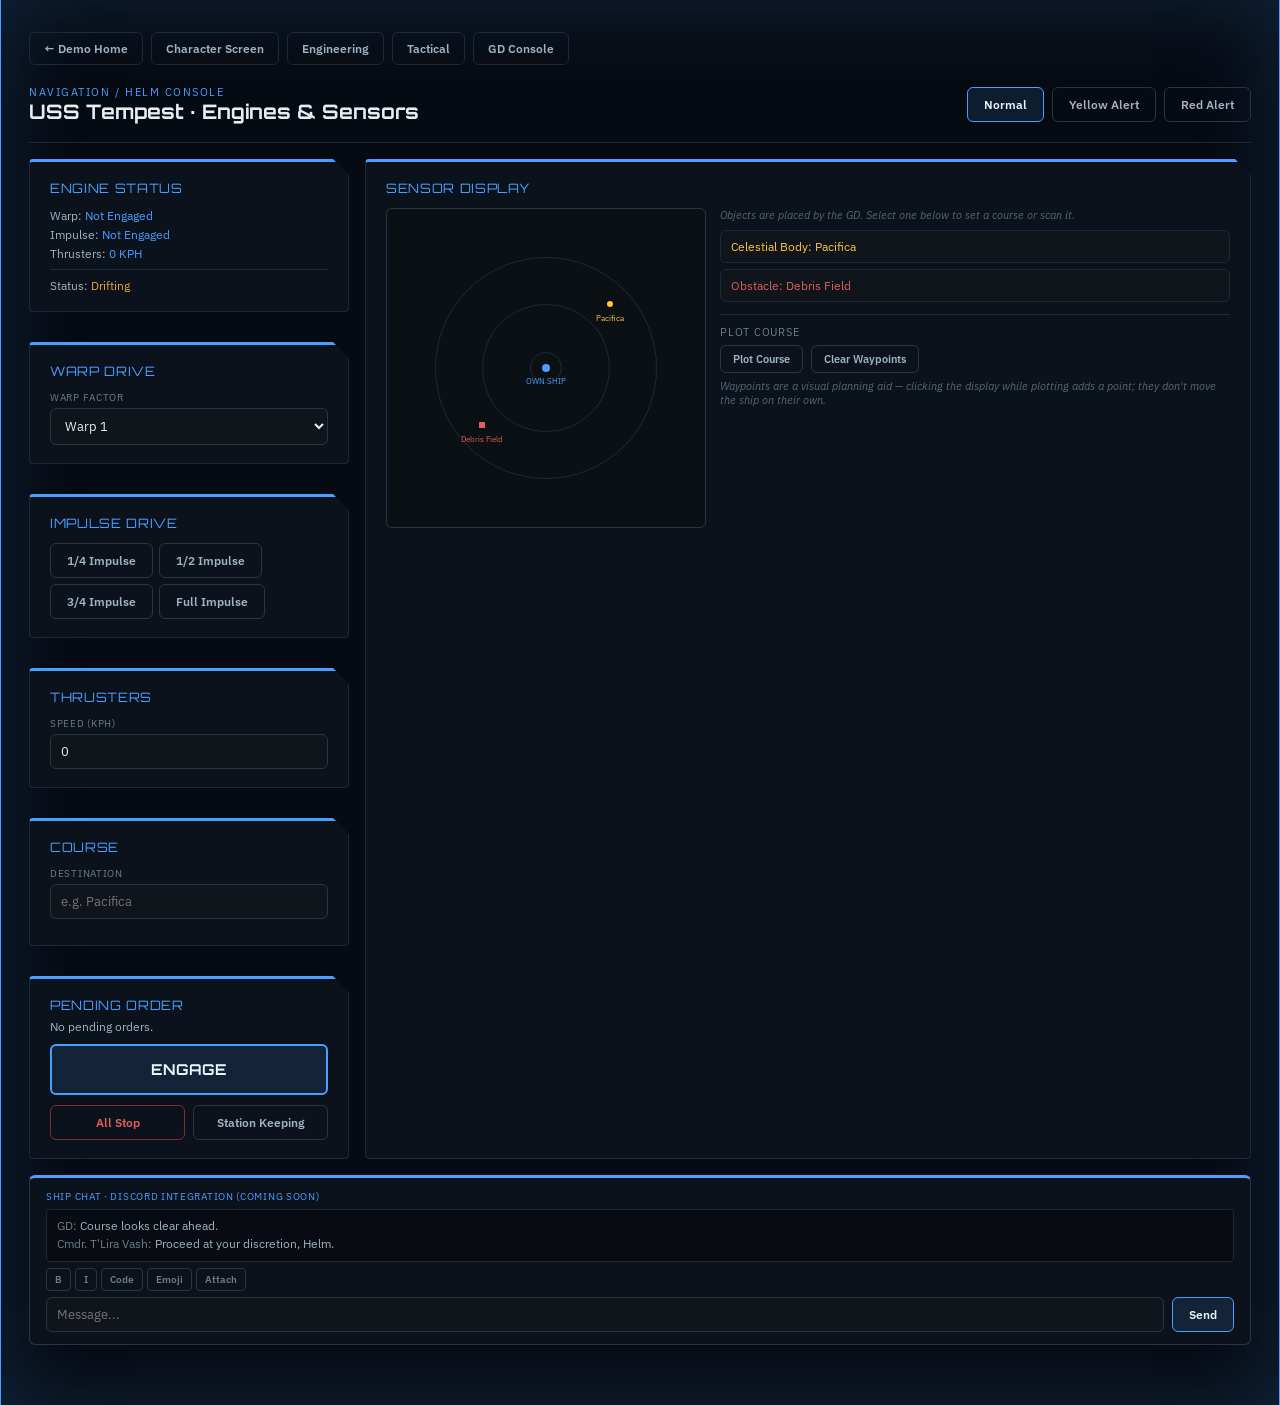
<file: navigation.html>
<!doctype html>
<html lang="en">
<head>
<meta charset="utf-8">
<title>Navigation — STAB Demo</title>
<link rel="stylesheet" href="style.css">
<script src="utils.js"></script>
</head>
<body>
<div class="app-frame">
  <div class="nav-links">
    <a href="index.html">&larr; Demo Home</a>
    <a href="character-screen.html">Character Screen</a>
    <a href="engineering.html">Engineering</a>
    <a href="tactical.html">Tactical</a>
    <a href="gd-console.html">GD Console</a>
  </div>
  <div class="top-bar">
    <div>
      <div class="eyebrow">Navigation / Helm Console</div>
      <div class="title" style="font-size:20px;">USS Tempest &middot; Engines &amp; Sensors</div>
    </div>
    <div class="row gap-8" id="alert-buttons"></div>
  </div>
  <div class="divider"></div>

  <div class="grid" style="grid-template-columns: 320px 1fr; gap:16px; flex-grow:1; min-height:0;">
    <div class="col gap-14" style="overflow:auto;">
      <div class="panel">
        <div class="panel-h">ENGINE STATUS</div>
        <div id="engine-status" class="small dim"></div>
      </div>
      <div class="panel"><div class="panel-h">WARP DRIVE</div><div class="col"><label class="label">Warp Factor</label><select id="warp-select"></select></div></div>
      <div class="panel"><div class="panel-h">IMPULSE DRIVE</div><div class="row gap-6 wrap" id="impulse-buttons"></div></div>
      <div class="panel">
        <div class="panel-h">THRUSTERS</div>
        <div class="col"><label class="label">Speed (KPH)</label><input id="thruster-input" type="text"></div>
        <div id="override-wrap" style="display:none;">
          <button class="btn" id="override-btn" style="width:100%;margin-top:8px;"></button>
          <div class="tiny faint" style="margin-top:6px;">Thrusters stop automatically while Impulse is engaged. Override allows a small extra push on top of it.</div>
        </div>
      </div>
      <div class="panel">
        <div class="panel-h">COURSE</div>
        <div class="col" style="margin-bottom:8px;"><label class="label">Destination</label><input id="course-input" type="text" placeholder="e.g. Pacifica"></div>
        <div id="course-locked" class="tiny" style="color:var(--accent);"></div>
      </div>
      <div class="panel">
        <div class="panel-h" style="margin-bottom:6px;">PENDING ORDER</div>
        <div id="pending-summary" class="small dim" style="margin-bottom:10px;"></div>
        <button id="engage-btn" style="width:100%;padding:14px;border-radius:6px;border:2px solid var(--accent);background:var(--accent-wash);color:#eaf6f8;font-family:'Orbitron',sans-serif;font-size:15px;font-weight:700;letter-spacing:0.05em;cursor:pointer;">ENGAGE</button>
        <div class="row gap-8" style="margin-top:10px;">
          <button class="btn btn-danger" style="flex:1;" id="all-stop-btn">All Stop</button>
          <button class="btn" style="flex:1;" id="station-keeping-btn">Station Keeping</button>
        </div>
      </div>
    </div>

    <div class="col gap-14" style="overflow:auto;">
      <div class="panel" style="flex-grow:1;display:flex;flex-direction:column;">
        <div class="panel-h">SENSOR DISPLAY</div>
        <div class="row gap-14" style="flex-grow:1;min-height:0;">
          <div style="position:relative;width:320px;height:320px;flex-shrink:0;border:1px solid #2a3541;border-radius:6px;background:#0b1015;overflow:hidden;" id="sensor-grid">
            <div style="position:absolute;inset:0;border-radius:50%;border:1px solid #1c2938;margin:15%;"></div>
            <div style="position:absolute;inset:0;border-radius:50%;border:1px solid #1c2938;margin:30%;"></div>
            <div style="position:absolute;inset:0;border-radius:50%;border:1px solid #1c2938;margin:45%;"></div>
            <svg style="position:absolute;inset:0;width:100%;height:100%;pointer-events:none;" viewBox="0 0 100 100" preserveAspectRatio="none"><polyline id="waypoint-line" points="" fill="none" stroke="var(--accent)" stroke-width="0.5" stroke-dasharray="2,1"></polyline></svg>
            <div style="position:absolute;top:50%;left:50%;width:8px;height:8px;border-radius:50%;background:var(--accent);transform:translate(-50%,-50%);"></div>
            <div style="position:absolute;top:50%;left:50%;transform:translate(-50%,8px);font-size:8px;color:var(--accent);">OWN SHIP</div>
            <div id="sensor-markers"></div>
            <div id="waypoint-markers"></div>
          </div>
          <div class="col gap-8" style="flex-grow:1;min-width:0;">
            <div class="tiny faint">Objects are placed by the GD. Select one below to set a course or scan it.</div>
            <div class="col gap-6" id="sensor-object-list" style="max-height:130px;overflow:auto;"></div>
            <div id="object-actions" style="display:none;">
              <div class="row gap-8">
                <button class="btn btn-sm btn-accent" id="set-course-btn">Set Course to This</button>
                <button class="btn btn-sm" id="scan-btn">Scan</button>
              </div>
              <div id="scan-result" class="tiny" style="color:var(--accent);margin-top:6px;"></div>
            </div>
            <div style="border-top:1px solid var(--panel-border);padding-top:10px;margin-top:4px;">
              <div class="tiny dimmer" style="text-transform:uppercase;letter-spacing:0.07em;margin-bottom:6px;">Plot Course</div>
              <div class="row gap-8">
                <button class="btn btn-sm" id="plot-mode-btn">Plot Course</button>
                <button class="btn btn-sm" id="clear-waypoints-btn">Clear Waypoints</button>
              </div>
              <div class="tiny faint" style="margin-top:6px;">Waypoints are a visual planning aid — clicking the display while plotting adds a point; they don't move the ship on their own.</div>
            </div>
          </div>
        </div>
      </div>
    </div>
  </div>

  <div class="chat-box" id="ship-chat"></div>
</div>

<script>
const BASE_ACCENT = '#4a9eff';
const STATE = loadState('navigation', {
  alertLevel: 'normal',
  warpFactor: null, impulseSetting: null, thrusterSpeed: 0, stationKeeping: false, courseTarget: null,
  draftMode: null, draftWarpFactor: 1, draftImpulseSetting: null, draftThrusterSpeed: '0', draftCourse: '',
  thrusterOverride: false,
  sensorObjects: [
    { id: 'so-1', type: 'celestial', label: 'Pacifica', left: 70, top: 30 },
    { id: 'so-2', type: 'obstacle', label: 'Debris Field', left: 30, top: 68 }
  ],
  selectedObjId: null, plotMode: false, waypoints: [],
  shipChatLog: [
    { from: 'GD', text: 'Course looks clear ahead.' },
    { from: "Cmdr. T'Lira Vash", text: 'Proceed at your discretion, Helm.' }
  ]
});
function persist() { saveState('navigation', STATE); }
function applyTheme() { applyAlertTheme(STATE.alertLevel, BASE_ACCENT); }
const OBJECT_TYPES = { celestial: { label: 'Celestial Body', color: '#ffc63d' }, ship: { label: 'Ship', color: '#5ec8d8' }, obstacle: { label: 'Obstacle', color: '#e05d5d' } };
const IMPULSE_OPTS = ['1/4 Impulse', '1/2 Impulse', '3/4 Impulse', 'Full Impulse'];

function renderAlertButtons() {
  const wrap = document.getElementById('alert-buttons'); wrap.innerHTML = '';
  ['normal', 'yellow', 'red'].forEach((lvl) => {
    const labels = { normal: 'Normal', yellow: 'Yellow Alert', red: 'Red Alert' };
    wrap.appendChild(el('button', { class: 'btn' + (STATE.alertLevel === lvl ? ' btn-accent' : ''), onclick: () => { STATE.alertLevel = lvl; persist(); applyTheme(); renderAlertButtons(); } }, labels[lvl]));
  });
}

function renderEngineStatus() {
  const underPower = !!STATE.warpFactor || !!STATE.impulseSetting || STATE.thrusterSpeed > 0;
  let driftLabel, driftColor;
  if (underPower) { driftLabel = 'Under Power'; driftColor = '#7fb069'; }
  else if (STATE.stationKeeping) { driftLabel = 'Holding Position (Station Keeping)'; driftColor = '#5ec8d8'; }
  else { driftLabel = 'Drifting'; driftColor = '#e8a33d'; }
  const box = document.getElementById('engine-status');
  box.innerHTML = '';
  box.appendChild(el('div', {}, ['Warp: ', el('span', { style: 'color:var(--accent);' }, STATE.warpFactor ? ('Warp ' + STATE.warpFactor) : 'Not Engaged')]));
  box.appendChild(el('div', { style: 'margin-top:4px;' }, ['Impulse: ', el('span', { style: 'color:var(--accent);' }, STATE.impulseSetting || 'Not Engaged')]));
  const thrusterNote = STATE.impulseSetting && STATE.thrusterSpeed > 0 ? ' (Override)' : STATE.impulseSetting && STATE.thrusterSpeed === 0 ? ' (Stopped — Impulse Engaged)' : '';
  box.appendChild(el('div', { style: 'margin-top:4px;' }, ['Thrusters: ', el('span', { style: 'color:var(--accent);' }, STATE.thrusterSpeed + ' KPH' + thrusterNote)]));
  box.appendChild(el('div', { style: 'margin-top:8px;padding-top:8px;border-top:1px solid var(--panel-border);' }, ['Status: ', el('span', { style: 'color:' + driftColor + ';' }, driftLabel)]));
}

function renderWarp() {
  const sel = document.getElementById('warp-select');
  sel.innerHTML = '';
  for (let i = 1; i <= 9; i++) sel.appendChild(el('option', { value: i }, 'Warp ' + i));
  sel.value = STATE.draftWarpFactor;
  sel.onchange = (e) => { STATE.draftMode = 'warp'; STATE.draftWarpFactor = parseInt(e.target.value, 10); persist(); renderPending(); };
}

function renderImpulse() {
  const wrap = document.getElementById('impulse-buttons'); wrap.innerHTML = '';
  IMPULSE_OPTS.forEach((label) => {
    const active = STATE.draftMode === 'impulse' && STATE.draftImpulseSetting === label;
    wrap.appendChild(el('button', { class: 'btn' + (active ? '' : ''), style: active ? 'border:1px dashed var(--accent);background:var(--accent-wash);color:#eaf6f8;font-weight:700;' : '', onclick: () => { STATE.draftMode = 'impulse'; STATE.draftImpulseSetting = label; persist(); renderImpulse(); renderPending(); } }, label));
  });
}

function renderThrusters() {
  const input = document.getElementById('thruster-input');
  input.value = STATE.draftThrusterSpeed;
  input.style.opacity = (STATE.impulseSetting && !STATE.thrusterOverride) ? '0.4' : '1';
  input.onchange = (e) => { STATE.draftThrusterSpeed = e.target.value; persist(); renderPending(); };
  const overrideWrap = document.getElementById('override-wrap');
  overrideWrap.style.display = STATE.impulseSetting ? 'block' : 'none';
  const btn = document.getElementById('override-btn');
  btn.textContent = STATE.thrusterOverride ? 'Override: ON' : 'Override';
  btn.className = 'btn' + (STATE.thrusterOverride ? ' btn-accent' : '');
  btn.onclick = () => { STATE.thrusterOverride = !STATE.thrusterOverride; persist(); renderThrusters(); renderPending(); };
}

function renderCourse() {
  document.getElementById('course-input').value = STATE.draftCourse;
  document.getElementById('course-input').onchange = (e) => { STATE.draftCourse = e.target.value; persist(); renderPending(); };
  document.getElementById('course-locked').textContent = STATE.courseTarget ? ('Course locked: ' + STATE.courseTarget) : '';
}

function renderPending() {
  const parts = [];
  if (STATE.draftMode === 'warp') parts.push('Warp ' + STATE.draftWarpFactor + ' (Impulse \u2192 Full, Thrusters \u2192 Stopped)');
  if (STATE.draftMode === 'impulse') parts.push(STATE.draftImpulseSetting + (STATE.thrusterOverride ? ' + Thruster Override' : ' (Thrusters \u2192 Stopped)'));
  const tNum = parseInt(STATE.draftThrusterSpeed, 10) || 0;
  if (!STATE.draftMode && tNum !== STATE.thrusterSpeed) parts.push('Thrusters ' + tNum + ' KPH');
  if (STATE.draftMode === 'impulse' && STATE.thrusterOverride && tNum > 0) parts.push('Thrusters ' + tNum + ' KPH (override)');
  if (STATE.draftCourse.trim() && STATE.draftCourse.trim() !== (STATE.courseTarget || '')) parts.push('Course to ' + STATE.draftCourse.trim());
  document.getElementById('pending-summary').textContent = parts.length ? parts.join(' \u00b7 ') : 'No pending orders.';
}

document.getElementById('engage-btn').addEventListener('click', () => {
  const mode = STATE.draftMode;
  const override = STATE.thrusterOverride;
  const tSpeed = Math.max(0, parseInt(STATE.draftThrusterSpeed, 10) || 0);
  if (mode === 'warp') {
    STATE.warpFactor = STATE.draftWarpFactor; STATE.impulseSetting = 'Full Impulse'; STATE.thrusterSpeed = 0; STATE.stationKeeping = false; STATE.thrusterOverride = false;
  } else if (mode === 'impulse') {
    STATE.impulseSetting = STATE.draftImpulseSetting; STATE.warpFactor = null; STATE.stationKeeping = false;
    STATE.thrusterSpeed = override ? tSpeed : 0; STATE.thrusterOverride = false;
  } else if (tSpeed !== STATE.thrusterSpeed) {
    STATE.thrusterSpeed = tSpeed; if (tSpeed > 0) STATE.stationKeeping = false;
  }
  const cVal = STATE.draftCourse.trim();
  if (cVal) STATE.courseTarget = cVal;
  STATE.draftMode = null;
  persist(); renderAll();
});
document.getElementById('all-stop-btn').addEventListener('click', () => {
  STATE.warpFactor = null; STATE.impulseSetting = null; STATE.thrusterSpeed = 0; STATE.draftThrusterSpeed = '0'; STATE.stationKeeping = false; STATE.draftMode = null; STATE.thrusterOverride = false;
  persist(); renderAll();
});
document.getElementById('station-keeping-btn').addEventListener('click', () => {
  STATE.warpFactor = null; STATE.impulseSetting = null; STATE.thrusterSpeed = 0; STATE.draftThrusterSpeed = '0'; STATE.stationKeeping = !STATE.stationKeeping; STATE.draftMode = null; STATE.thrusterOverride = false;
  persist(); renderAll();
});

function renderSensorObjects() {
  const listWrap = document.getElementById('sensor-object-list'); listWrap.innerHTML = '';
  const markers = document.getElementById('sensor-markers'); markers.innerHTML = '';
  STATE.sensorObjects.forEach((o) => {
    const def = OBJECT_TYPES[o.type];
    const selected = STATE.selectedObjId === o.id;
    listWrap.appendChild(el('div', { style: 'display:flex;justify-content:space-between;align-items:center;padding:8px 10px;border-radius:6px;border:1px solid ' + (selected ? 'var(--accent)' : '#1c2938') + ';background:#0f151a;cursor:pointer;', onclick: () => { STATE.selectedObjId = o.id; document.getElementById('scan-result').textContent = ''; persist(); renderAll(); } }, [el('div', { style: 'font-size:12px;color:' + def.color + ';' }, def.label + ': ' + o.label)]));
    markers.appendChild(el('div', { style: 'position:absolute;left:' + o.left + '%;top:' + o.top + '%;transform:translate(-50%,-50%);width:10px;height:10px;border-radius:' + (o.type === 'celestial' ? '50%' : '2px') + ';background:' + def.color + ';border:2px solid #0b1015;pointer-events:none;' }));
    markers.appendChild(el('div', { style: 'position:absolute;left:' + o.left + '%;top:calc(' + o.top + '% + 9px);transform:translate(-50%,0);font-size:8px;color:' + def.color + ';white-space:nowrap;pointer-events:none;' }, o.label));
  });
  const selectedObj = STATE.sensorObjects.find((o) => o.id === STATE.selectedObjId);
  document.getElementById('object-actions').style.display = selectedObj ? 'block' : 'none';
  if (selectedObj) {
    document.getElementById('set-course-btn').onclick = () => { STATE.draftCourse = selectedObj.label; persist(); renderCourse(); renderPending(); };
    document.getElementById('scan-btn').onclick = () => { document.getElementById('scan-result').textContent = 'Scanning ' + selectedObj.label + '... Classification: ' + OBJECT_TYPES[selectedObj.type].label + '.'; };
  }
}

function renderWaypoints() {
  const wrap = document.getElementById('waypoint-markers'); wrap.innerHTML = '';
  STATE.waypoints.forEach((wp, i) => {
    wrap.appendChild(el('div', { style: 'position:absolute;left:' + wp.left + '%;top:' + wp.top + '%;transform:translate(-50%,-50%);width:8px;height:8px;border:1px solid var(--accent);background:#0b1015;pointer-events:none;' }));
    wrap.appendChild(el('div', { style: 'position:absolute;left:' + wp.left + '%;top:calc(' + wp.top + '% - 12px);transform:translate(-50%,0);font-size:8px;color:var(--accent);pointer-events:none;' }, String(i + 1)));
  });
  document.getElementById('waypoint-line').setAttribute('points', STATE.waypoints.map((wp) => wp.left + ',' + wp.top).join(' '));
}
document.getElementById('plot-mode-btn').addEventListener('click', () => {
  STATE.plotMode = !STATE.plotMode; persist();
  const btn = document.getElementById('plot-mode-btn');
  btn.textContent = STATE.plotMode ? 'Plotting: ON' : 'Plot Course';
  btn.className = 'btn btn-sm' + (STATE.plotMode ? ' btn-accent' : '');
});
document.getElementById('clear-waypoints-btn').addEventListener('click', () => { STATE.waypoints = []; persist(); renderWaypoints(); });
document.getElementById('sensor-grid').addEventListener('click', (e) => {
  if (!STATE.plotMode) return;
  const rect = e.currentTarget.getBoundingClientRect();
  const x = e.clientX - rect.left, y = e.clientY - rect.top;
  STATE.waypoints.push({ left: Math.round(clamp((x / rect.width) * 100, 2, 98)), top: Math.round(clamp((y / rect.height) * 100, 2, 98)) });
  persist(); renderWaypoints();
});

function renderAll() {
  renderAlertButtons(); renderEngineStatus(); renderWarp(); renderImpulse(); renderThrusters(); renderCourse(); renderPending();
  renderSensorObjects(); renderWaypoints();
  const btn = document.getElementById('plot-mode-btn');
  btn.textContent = STATE.plotMode ? 'Plotting: ON' : 'Plot Course';
  btn.className = 'btn btn-sm' + (STATE.plotMode ? ' btn-accent' : '');
  renderShipChat(document.getElementById('ship-chat'), () => STATE.shipChatLog, (text) => { STATE.shipChatLog.push({ from: 'You', text: text }); persist(); });
}
applyTheme(); renderAll();
</script>
</body>
</html>
</file>
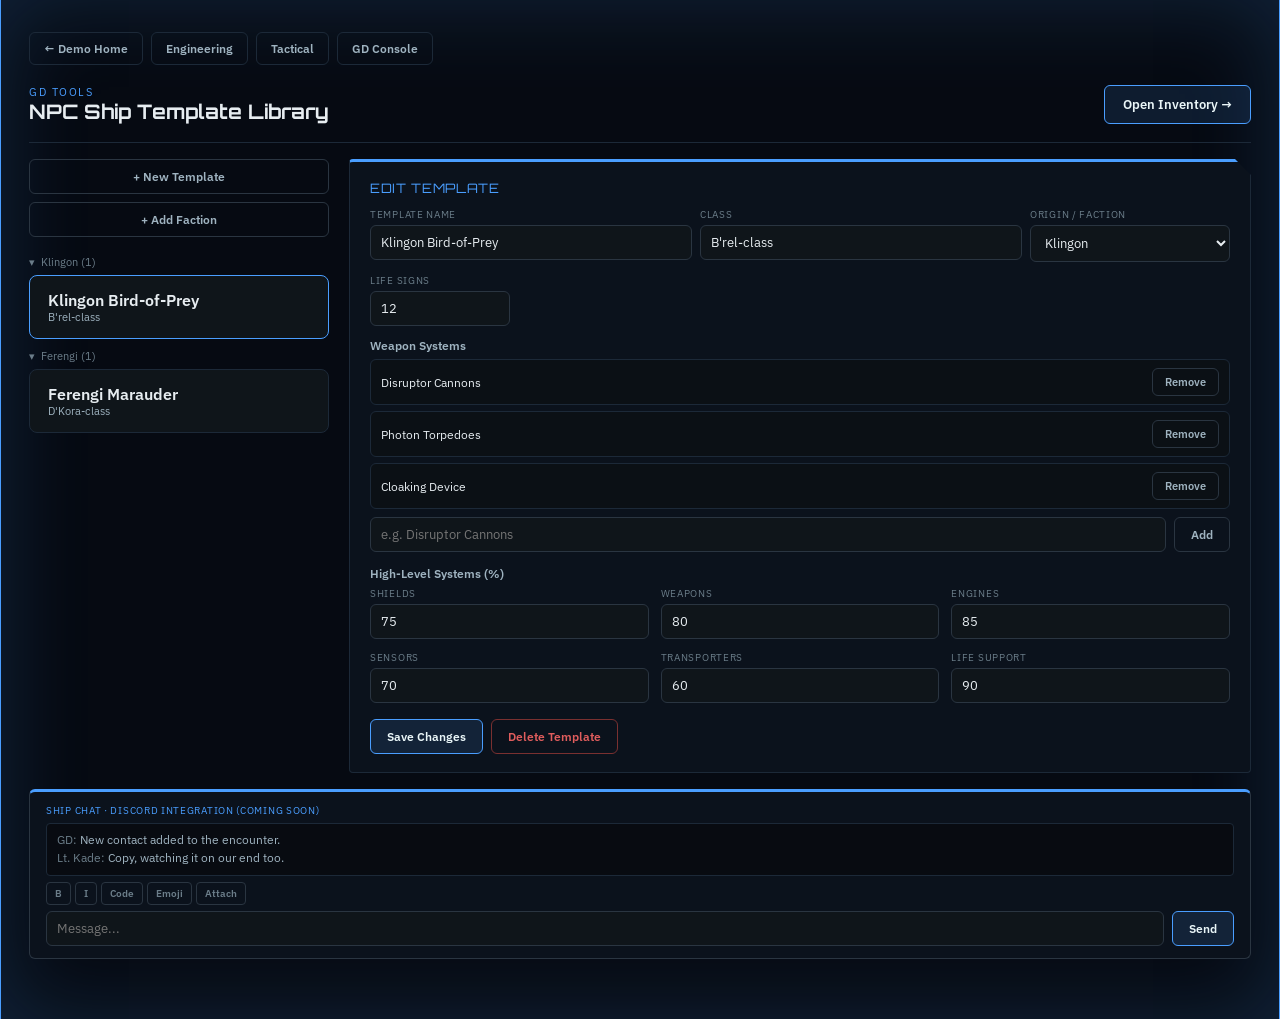
<file: npc-ships.html>
<!doctype html>
<html lang="en">
<head>
<meta charset="utf-8">
<title>NPC Ships — STAB Demo</title>
<link rel="stylesheet" href="style.css">
<script src="utils.js"></script>
</head>
<body>
<div class="app-frame">
  <div class="nav-links">
    <a href="index.html">&larr; Demo Home</a>
    <a href="engineering.html">Engineering</a>
    <a href="tactical.html">Tactical</a>
    <a href="gd-console.html">GD Console</a>
  </div>
  <div class="top-bar">
    <div>
      <div class="eyebrow">GD Tools</div>
      <div class="title" style="font-size:20px;">NPC Ship Template Library</div>
    </div>
    <a class="link-btn" href="inventory.html">Open Inventory &rarr;</a>
  </div>
  <div class="divider"></div>

  <div class="grid" style="grid-template-columns: 300px 1fr; gap:20px;">
    <div class="col gap-8">
      <button class="btn" id="new-template-btn">+ New Template</button>
      <button class="btn" id="add-faction-btn">+ Add Faction</button>
      <div id="add-faction-form" style="display:none;" class="row gap-6">
        <input type="text" id="new-faction-input" placeholder="Faction name...">
        <button class="btn btn-accent btn-sm" id="confirm-faction-btn">Add</button>
      </div>
      <div id="faction-groups"></div>
    </div>
    <div class="panel" id="template-editor"></div>
  </div>

  <div class="chat-box" id="ship-chat"></div>
</div>

<script>
const STATE = loadState('npc-ships', {
  factions: ['Klingon','Romulan','Ferengi','Federation','Independent / Other'],
  collapsed: {},
  templates: [
    { id:'tpl-kbop', name:'Klingon Bird-of-Prey', class:"B'rel-class", origin:'Klingon', weapons:['Disruptor Cannons','Photon Torpedoes','Cloaking Device'], lifeSigns:'12', sysShields:'75', sysWeapons:'80', sysEngines:'85', sysSensors:'70', sysTransporters:'60', sysLifeSupport:'90' },
    { id:'tpl-ferm', name:'Ferengi Marauder', class:"D'Kora-class", origin:'Ferengi', weapons:['Disruptor Arrays','Tractor Beam'], lifeSigns:'60', sysShields:'60', sysWeapons:'55', sysEngines:'65', sysSensors:'75', sysTransporters:'80', sysLifeSupport:'85' }
  ],
  editingId: 'tpl-kbop',
  shipChatLog: [
    { from: 'GD', text: 'New contact added to the encounter.' },
    { from: 'Lt. Kade', text: 'Copy, watching it on our end too.' }
  ]
});
function persist() { saveState('npc-ships', STATE); }
function blankTpl() { return { id:null, name:'', class:'', origin: STATE.factions[0], weapons:[], lifeSigns:'', sysShields:'', sysWeapons:'', sysEngines:'', sysSensors:'', sysTransporters:'', sysLifeSupport:'' }; }
let draft = STATE.templates.find(t=>t.id===STATE.editingId) ? { ...STATE.templates.find(t=>t.id===STATE.editingId) } : blankTpl();

function renderFactionGroups() {
  const wrap = document.getElementById('faction-groups'); wrap.innerHTML = '';
  const allFactions = Array.from(new Set([...STATE.factions, ...STATE.templates.map(t=>t.origin)]));
  allFactions.forEach((f) => {
    const tpls = STATE.templates.filter(t=>t.origin===f);
    if (!tpls.length) return;
    const collapsed = STATE.collapsed[f];
    const head = el('div', { class:'row items-center gap-6', style:'cursor:pointer; margin:10px 0 6px;', onclick: () => { STATE.collapsed[f]=!collapsed; persist(); renderFactionGroups(); } }, [
      el('span', { class:'tiny dimmer' }, collapsed?'\u25B8':'\u25BE'),
      el('span', { class:'tiny dimmer' }, f+' ('+tpls.length+')')
    ]);
    wrap.appendChild(head);
    if (!collapsed) tpls.forEach((tpl) => {
      wrap.appendChild(el('div', { class:'card', style: (STATE.editingId===tpl.id?'border-color:var(--accent);':'')+' cursor:pointer;', onclick: () => { STATE.editingId=tpl.id; draft={...tpl}; persist(); renderEditor(); renderFactionGroups(); } }, [
        el('div', { style:'font-weight:600;' }, tpl.name), el('div', { class:'tiny dim' }, tpl.class)
      ]));
    });
  });
}

document.getElementById('new-template-btn').onclick = () => { STATE.editingId=null; draft=blankTpl(); persist(); renderEditor(); renderFactionGroups(); };
document.getElementById('add-faction-btn').onclick = () => { document.getElementById('add-faction-form').style.display='flex'; };
document.getElementById('confirm-faction-btn').onclick = () => {
  const v = document.getElementById('new-faction-input').value.trim();
  if (v) { STATE.factions.push(v); persist(); }
  document.getElementById('new-faction-input').value=''; document.getElementById('add-faction-form').style.display='none';
  renderEditor(); renderFactionGroups();
};

function renderEditor() {
  const c = document.getElementById('template-editor'); c.innerHTML = '';
  const isEditing = STATE.templates.some(t=>t.id===STATE.editingId);
  c.appendChild(el('div', { class:'panel-h' }, isEditing?'EDIT TEMPLATE':'NEW TEMPLATE'));
  const r1 = el('div', { class:'row gap-8 wrap', style:'margin-bottom:12px;' });
  const nameIn = el('input',{type:'text',value:draft.name,placeholder:"e.g. Klingon Bird-of-Prey"}); nameIn.onchange=(e)=>{draft.name=e.target.value;};
  const classIn = el('input',{type:'text',value:draft.class,placeholder:"e.g. B'rel-class"}); classIn.onchange=(e)=>{draft.class=e.target.value;};
  const originSel = el('select',{style:'width:200px;'});
  Array.from(new Set([...STATE.factions, draft.origin].filter(Boolean))).forEach(f=>originSel.appendChild(el('option',{value:f},f)));
  originSel.value = draft.origin; originSel.onchange=(e)=>{draft.origin=e.target.value;};
  r1.appendChild(el('div',{class:'col flex-grow'},[el('label',{class:'label'},'Template Name'),nameIn]));
  r1.appendChild(el('div',{class:'col flex-grow'},[el('label',{class:'label'},'Class'),classIn]));
  r1.appendChild(el('div',{class:'col',style:'width:200px;'},[el('label',{class:'label'},'Origin / Faction'),originSel]));
  c.appendChild(r1);

  const lsIn = el('input',{type:'text',value:draft.lifeSigns,style:'width:140px;'}); lsIn.onchange=(e)=>{draft.lifeSigns=e.target.value;};
  c.appendChild(el('div',{class:'col',style:'margin-bottom:12px;'},[el('label',{class:'label'},'Life Signs'),lsIn]));

  c.appendChild(el('div',{class:'small dim',style:'font-weight:600; margin-bottom:6px;'},'Weapon Systems'));
  const wList = el('div', { class:'col gap-6', style:'margin-bottom:8px;' });
  draft.weapons.forEach((w,i)=>wList.appendChild(el('div',{class:'row justify-between items-center small',style:'padding:8px 10px; background:#0b1015; border:1px solid var(--panel-border); border-radius:6px;'},[el('span',{},w),el('button',{class:'btn btn-sm',onclick:()=>{draft.weapons.splice(i,1);renderEditor();}},'Remove')])));
  c.appendChild(wList);
  const wRow = el('div', { class:'row gap-8', style:'margin-bottom:14px;' });
  const wIn = el('input',{type:'text',placeholder:'e.g. Disruptor Cannons',style:'flex-grow:1;'});
  wRow.appendChild(wIn);
  wRow.appendChild(el('button',{class:'btn',onclick:()=>{ if(wIn.value.trim()){draft.weapons.push(wIn.value.trim()); wIn.value=''; renderEditor();} }},'Add'));
  c.appendChild(wRow);

  c.appendChild(el('div',{class:'small dim',style:'font-weight:600; margin-bottom:6px;'},'High-Level Systems (%)'));
  const sysGrid = el('div',{class:'grid g3',style:'margin-bottom:16px;'});
  [['sysShields','Shields'],['sysWeapons','Weapons'],['sysEngines','Engines'],['sysSensors','Sensors'],['sysTransporters','Transporters'],['sysLifeSupport','Life Support']].forEach(([key,label])=>{
    const inp = el('input',{type:'text',value:draft[key]}); inp.onchange=(e)=>{draft[key]=e.target.value;};
    sysGrid.appendChild(el('div',{class:'col'},[el('label',{class:'label'},label),inp]));
  });
  c.appendChild(sysGrid);

  const btnRow = el('div', { class:'row gap-8' });
  btnRow.appendChild(el('button', { class:'btn btn-accent', onclick: () => {
    if (!draft.name.trim()) return;
    if (isEditing) { const idx = STATE.templates.findIndex(t=>t.id===STATE.editingId); STATE.templates[idx] = { ...draft, id: STATE.editingId }; }
    else { const newTpl = { ...draft, id: 'tpl-'+Date.now() }; STATE.templates.push(newTpl); STATE.editingId = newTpl.id; draft = {...newTpl}; }
    persist(); renderEditor(); renderFactionGroups();
  } }, isEditing?'Save Changes':'Save Template'));
  if (isEditing) btnRow.appendChild(el('button', { class:'btn btn-danger', onclick: () => {
    STATE.templates = STATE.templates.filter(t=>t.id!==STATE.editingId);
    const next = STATE.templates[0]; STATE.editingId = next?next.id:null; draft = next?{...next}:blankTpl();
    persist(); renderEditor(); renderFactionGroups();
  } }, 'Delete Template'));
  c.appendChild(btnRow);
}

function renderAll() {
  renderEditor(); renderFactionGroups();
  renderShipChat(document.getElementById('ship-chat'), () => STATE.shipChatLog, (text) => { STATE.shipChatLog.push({ from: 'You', text: text }); persist(); });
}
renderAll();
</script>
</body>
</html>
</file>
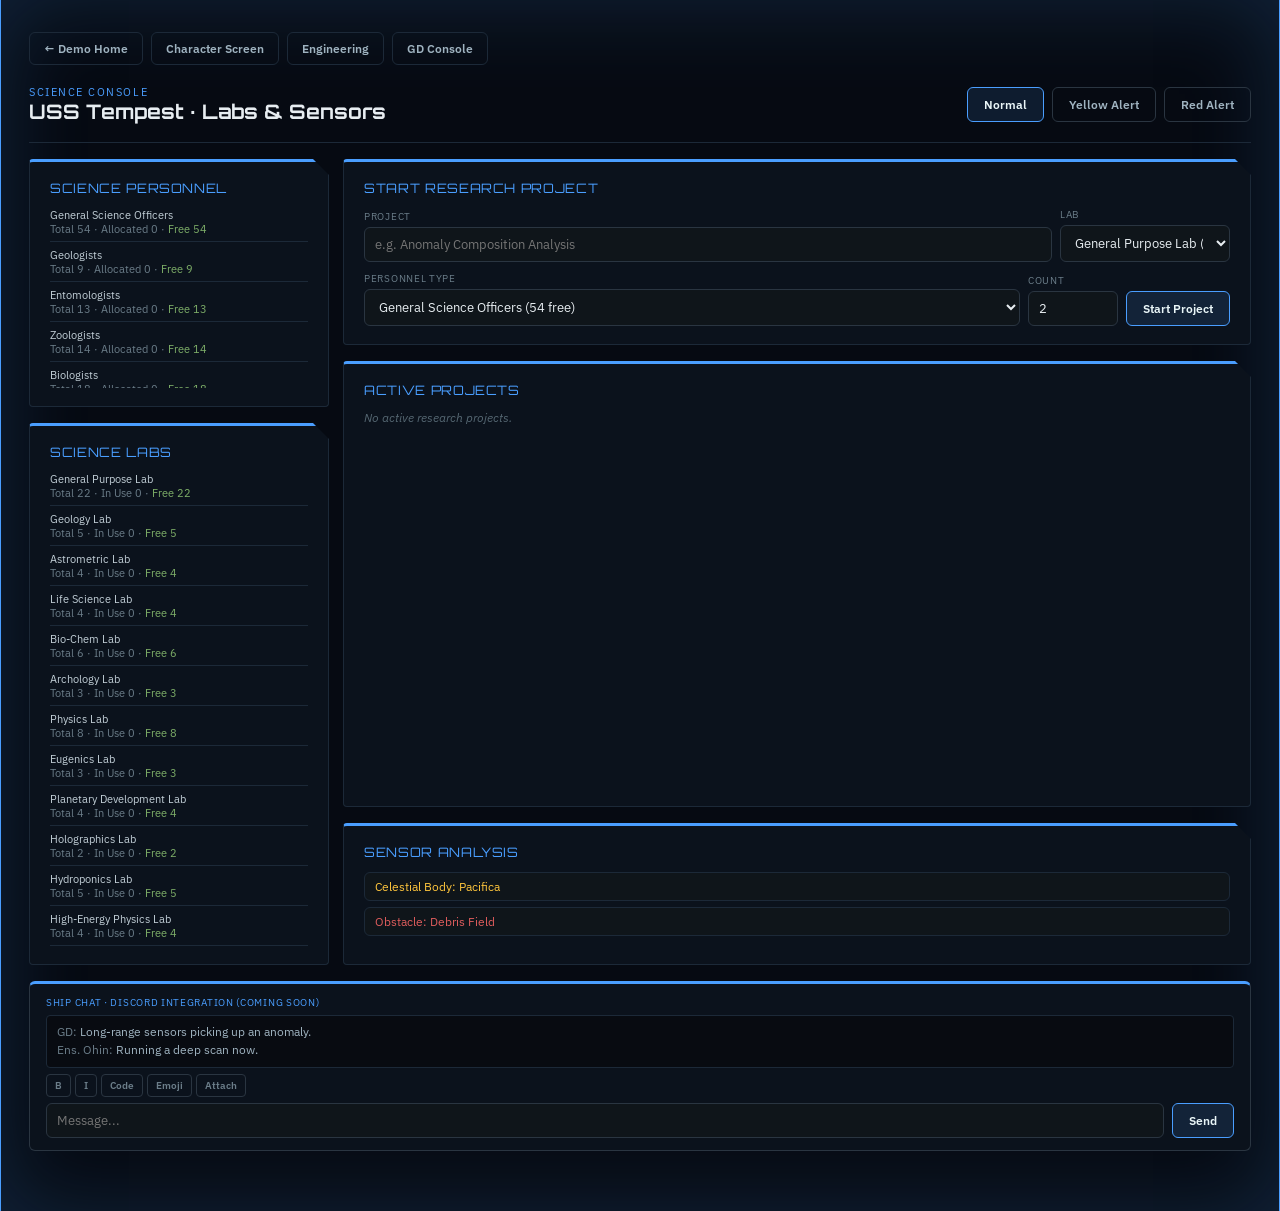
<file: science.html>
<!doctype html>
<html lang="en">
<head>
<meta charset="utf-8">
<title>Science — STAB Demo</title>
<link rel="stylesheet" href="style.css">
<script src="utils.js"></script>
</head>
<body>
<div class="app-frame">
  <div class="nav-links">
    <a href="index.html">&larr; Demo Home</a>
    <a href="character-screen.html">Character Screen</a>
    <a href="engineering.html">Engineering</a>
    <a href="gd-console.html">GD Console</a>
  </div>
  <div class="top-bar">
    <div><div class="eyebrow">Science Console</div><div class="title" style="font-size:20px;">USS Tempest &middot; Labs &amp; Sensors</div></div>
    <div class="row gap-8" id="alert-buttons"></div>
  </div>
  <div class="divider"></div>

  <div class="grid" style="grid-template-columns: 300px 1fr; gap:14px; flex-grow:1; min-height:0;">
    <div class="col gap-12" style="overflow:auto;">
      <div class="panel"><div class="panel-h">SCIENCE PERSONNEL</div><div id="personnel-list" class="col gap-6" style="max-height:180px;overflow:auto;"></div></div>
      <div class="panel" style="flex-grow:1;overflow:auto;"><div class="panel-h">SCIENCE LABS</div><div id="lab-list" class="col gap-6"></div></div>
    </div>
    <div class="col gap-12" style="overflow:auto;">
      <div class="panel">
        <div class="panel-h">START RESEARCH PROJECT</div>
        <div class="row items-end gap-8 wrap" style="margin-bottom:10px;">
          <div class="col flex-grow" style="min-width:180px;"><label class="label">Project</label><input id="proj-name" type="text" placeholder="e.g. Anomaly Composition Analysis"></div>
          <div class="col" style="width:170px;"><label class="label">Lab</label><select id="proj-lab"></select></div>
        </div>
        <div class="row items-end gap-8 wrap">
          <div class="col flex-grow" style="min-width:180px;"><label class="label">Personnel Type</label><select id="proj-staff-type"></select></div>
          <div class="col" style="width:90px;"><label class="label">Count</label><input id="proj-staff-count" type="text" value="2"></div>
          <button class="btn btn-accent" id="start-project-btn">Start Project</button>
        </div>
      </div>
      <div class="panel" style="flex-grow:1;overflow:auto;"><div class="panel-h">ACTIVE PROJECTS</div><div id="project-list" class="col gap-10"></div></div>
      <div class="panel">
        <div class="panel-h">SENSOR ANALYSIS</div>
        <div id="sensor-obj-list" class="col gap-6" style="margin-bottom:10px;"></div>
        <div id="scan-actions" style="display:none;">
          <button class="btn btn-accent" id="deep-scan-btn">Run Deep Scan</button>
          <div id="scan-result" class="small dim" style="margin-top:8px;"></div>
        </div>
      </div>
    </div>
  </div>

  <div class="chat-box" id="ship-chat"></div>
</div>

<script>
const BASE_ACCENT = '#4a9eff';
const STATE = loadState('science', {
  alertLevel: 'normal',
  personnelPool: {
    generalScience: { label: 'General Science Officers', total: 54, allocated: 0 },
    geologists: { label: 'Geologists', total: 9, allocated: 0 },
    entomologists: { label: 'Entomologists', total: 13, allocated: 0 },
    zoologists: { label: 'Zoologists', total: 14, allocated: 0 },
    biologists: { label: 'Biologists', total: 18, allocated: 0 },
    astronomers: { label: 'Astronomers', total: 20, allocated: 0 },
    theologists: { label: 'Theologists', total: 8, allocated: 0 },
    marineBiologists: { label: 'Marine Biologists', total: 6, allocated: 0 },
    anthropologists: { label: 'Anthropologists', total: 6, allocated: 0 },
    historians: { label: 'Historians', total: 8, allocated: 0 },
    molecularBiologists: { label: 'Molecular Biologists', total: 22, allocated: 0 },
    meteorologists: { label: 'Meteorologists', total: 12, allocated: 0 },
    astrophysicists: { label: 'Astrophysicists', total: 48, allocated: 0 },
    holographicSpecialists: { label: 'Holographic Specialists', total: 6, allocated: 0 }
  },
  labs: {
    general: { label: 'General Purpose Lab', total: 22, inUse: 0 },
    geology: { label: 'Geology Lab', total: 5, inUse: 0 },
    astrometric: { label: 'Astrometric Lab', total: 4, inUse: 0 },
    lifeScience: { label: 'Life Science Lab', total: 4, inUse: 0 },
    bioChem: { label: 'Bio-Chem Lab', total: 6, inUse: 0 },
    archology: { label: 'Archology Lab', total: 3, inUse: 0 },
    physics: { label: 'Physics Lab', total: 8, inUse: 0 },
    eugenics: { label: 'Eugenics Lab', total: 3, inUse: 0 },
    planetaryDev: { label: 'Planetary Development Lab', total: 4, inUse: 0 },
    holographics: { label: 'Holographics Lab', total: 2, inUse: 0 },
    hydroponics: { label: 'Hydroponics Lab', total: 5, inUse: 0 },
    highEnergy: { label: 'High-Energy Physics Lab', total: 4, inUse: 0 }
  },
  projects: [],
  sensorObjects: [{ id: 'so-1', type: 'celestial', label: 'Pacifica' }, { id: 'so-2', type: 'obstacle', label: 'Debris Field' }],
  selectedObjId: null,
  shipChatLog: [
    { from: 'GD', text: 'Long-range sensors picking up an anomaly.' },
    { from: 'Ens. Ohin', text: 'Running a deep scan now.' }
  ]
});
function persist() { saveState('science', STATE); }
function applyTheme() { applyAlertTheme(STATE.alertLevel, BASE_ACCENT); }
const OBJECT_TYPES = { celestial: { label: 'Celestial Body', color: '#ffc63d' }, ship: { label: 'Ship', color: '#5ec8d8' }, obstacle: { label: 'Obstacle', color: '#e05d5d' } };

function renderAlertButtons() {
  const wrap = document.getElementById('alert-buttons'); wrap.innerHTML = '';
  ['normal', 'yellow', 'red'].forEach((lvl) => {
    const labels = { normal: 'Normal', yellow: 'Yellow Alert', red: 'Red Alert' };
    wrap.appendChild(el('button', { class: 'btn' + (STATE.alertLevel === lvl ? ' btn-accent' : ''), onclick: () => { STATE.alertLevel = lvl; persist(); applyTheme(); renderAlertButtons(); } }, labels[lvl]));
  });
}
function renderPersonnel() {
  const wrap = document.getElementById('personnel-list'); wrap.innerHTML = '';
  Object.values(STATE.personnelPool).forEach((p) => {
    const free = p.total - p.allocated;
    wrap.appendChild(el('div', { style: 'border-bottom:1px solid var(--panel-border);padding-bottom:5px;' }, [
      el('div', { class: 'tiny', style: 'color:#c3d0d8;' }, p.label),
      el('div', { class: 'tiny dimmer' }, ['Total ' + p.total + ' \u00b7 Allocated ' + p.allocated + ' \u00b7 ', el('span', { style: 'color:' + (free > 0 ? '#7fb069' : '#e05d5d') + ';' }, 'Free ' + free)])
    ]));
  });
}
function renderLabs() {
  const wrap = document.getElementById('lab-list'); wrap.innerHTML = '';
  Object.values(STATE.labs).forEach((l) => {
    const free = l.total - l.inUse;
    wrap.appendChild(el('div', { style: 'border-bottom:1px solid var(--panel-border);padding-bottom:5px;' }, [
      el('div', { class: 'tiny', style: 'color:#c3d0d8;' }, l.label),
      el('div', { class: 'tiny dimmer' }, ['Total ' + l.total + ' \u00b7 In Use ' + l.inUse + ' \u00b7 ', el('span', { style: 'color:' + (free > 0 ? '#7fb069' : '#e05d5d') + ';' }, 'Free ' + free)])
    ]));
  });
}
function renderProjectForm() {
  const labSel = document.getElementById('proj-lab'); labSel.innerHTML = '';
  Object.entries(STATE.labs).forEach(([k, l]) => { if (l.total - l.inUse > 0) labSel.appendChild(el('option', { value: k }, l.label + ' (' + (l.total - l.inUse) + ' free)')); });
  const typeSel = document.getElementById('proj-staff-type'); typeSel.innerHTML = '';
  Object.entries(STATE.personnelPool).forEach(([k, p]) => typeSel.appendChild(el('option', { value: k }, p.label + ' (' + (p.total - p.allocated) + ' free)')));
}
document.getElementById('start-project-btn').addEventListener('click', () => {
  const name = document.getElementById('proj-name').value.trim();
  if (!name) return;
  const labKey = document.getElementById('proj-lab').value;
  const staffKey = document.getElementById('proj-staff-type').value;
  const n = Math.max(1, parseInt(document.getElementById('proj-staff-count').value, 10) || 1);
  const lab = STATE.labs[labKey]; if (!lab || lab.inUse >= lab.total) return;
  const pers = STATE.personnelPool[staffKey]; const free = pers.total - pers.allocated;
  const actual = Math.min(n, free); if (actual <= 0) return;
  lab.inUse += 1; pers.allocated += actual;
  const eta = Math.round((20 / (1 + 0.2 * actual)) * 10) / 10;
  STATE.projects.push({ id: 'proj-' + Date.now(), name: name, labKey: labKey, labLabel: lab.label, staffTypeKey: staffKey, staffCount: actual, staffLabel: actual + 'x ' + pers.label, etaHours: eta });
  document.getElementById('proj-name').value = '';
  persist(); renderAll();
});
function renderProjects() {
  const wrap = document.getElementById('project-list'); wrap.innerHTML = '';
  if (!STATE.projects.length) { wrap.appendChild(el('div', { class: 'faint small' }, 'No active research projects.')); return; }
  STATE.projects.forEach((pr) => {
    wrap.appendChild(el('div', { class: 'card' }, [
      el('div', { class: 'row justify-between items-start' }, [
        el('div', {}, [el('div', { style: 'font-weight:600;' }, pr.name), el('div', { class: 'tiny dim' }, pr.labLabel + ' \u00b7 ' + pr.staffLabel), el('div', { class: 'small', style: 'color:var(--accent);margin-top:2px;' }, 'Est. completion: ' + pr.etaHours + ' hrs')]),
        el('button', { class: 'btn btn-sm', onclick: () => {
          const entry = STATE.personnelPool[pr.staffTypeKey]; if (entry) entry.allocated = Math.max(0, entry.allocated - pr.staffCount);
          const lab = STATE.labs[pr.labKey]; if (lab) lab.inUse = Math.max(0, lab.inUse - 1);
          STATE.projects = STATE.projects.filter((x) => x.id !== pr.id);
          persist(); renderAll();
        } }, 'Complete')
      ])
    ]));
  });
}
function renderSensor() {
  const wrap = document.getElementById('sensor-obj-list'); wrap.innerHTML = '';
  STATE.sensorObjects.forEach((o) => {
    const def = OBJECT_TYPES[o.type];
    wrap.appendChild(el('div', { style: 'padding:6px 10px;border-radius:6px;border:1px solid ' + (STATE.selectedObjId === o.id ? 'var(--accent)' : '#1c2938') + ';background:#0f151a;cursor:pointer;', onclick: () => { STATE.selectedObjId = o.id; document.getElementById('scan-result').textContent = ''; persist(); renderSensor(); } }, [el('div', { style: 'font-size:12px;color:' + def.color + ';' }, def.label + ': ' + o.label)]));
  });
  const sel = STATE.sensorObjects.find((o) => o.id === STATE.selectedObjId);
  document.getElementById('scan-actions').style.display = sel ? 'block' : 'none';
  if (sel) document.getElementById('deep-scan-btn').onclick = () => { document.getElementById('scan-result').textContent = 'Deep scan of ' + sel.label + ' complete. Composition and structural data logged to the science database.'; };
}

function renderAll() {
  renderAlertButtons(); renderPersonnel(); renderLabs(); renderProjectForm(); renderProjects(); renderSensor();
  renderShipChat(document.getElementById('ship-chat'), () => STATE.shipChatLog, (text) => { STATE.shipChatLog.push({ from: 'You', text: text }); persist(); });
}
applyTheme(); renderAll();
</script>
</body>
</html>
</file>
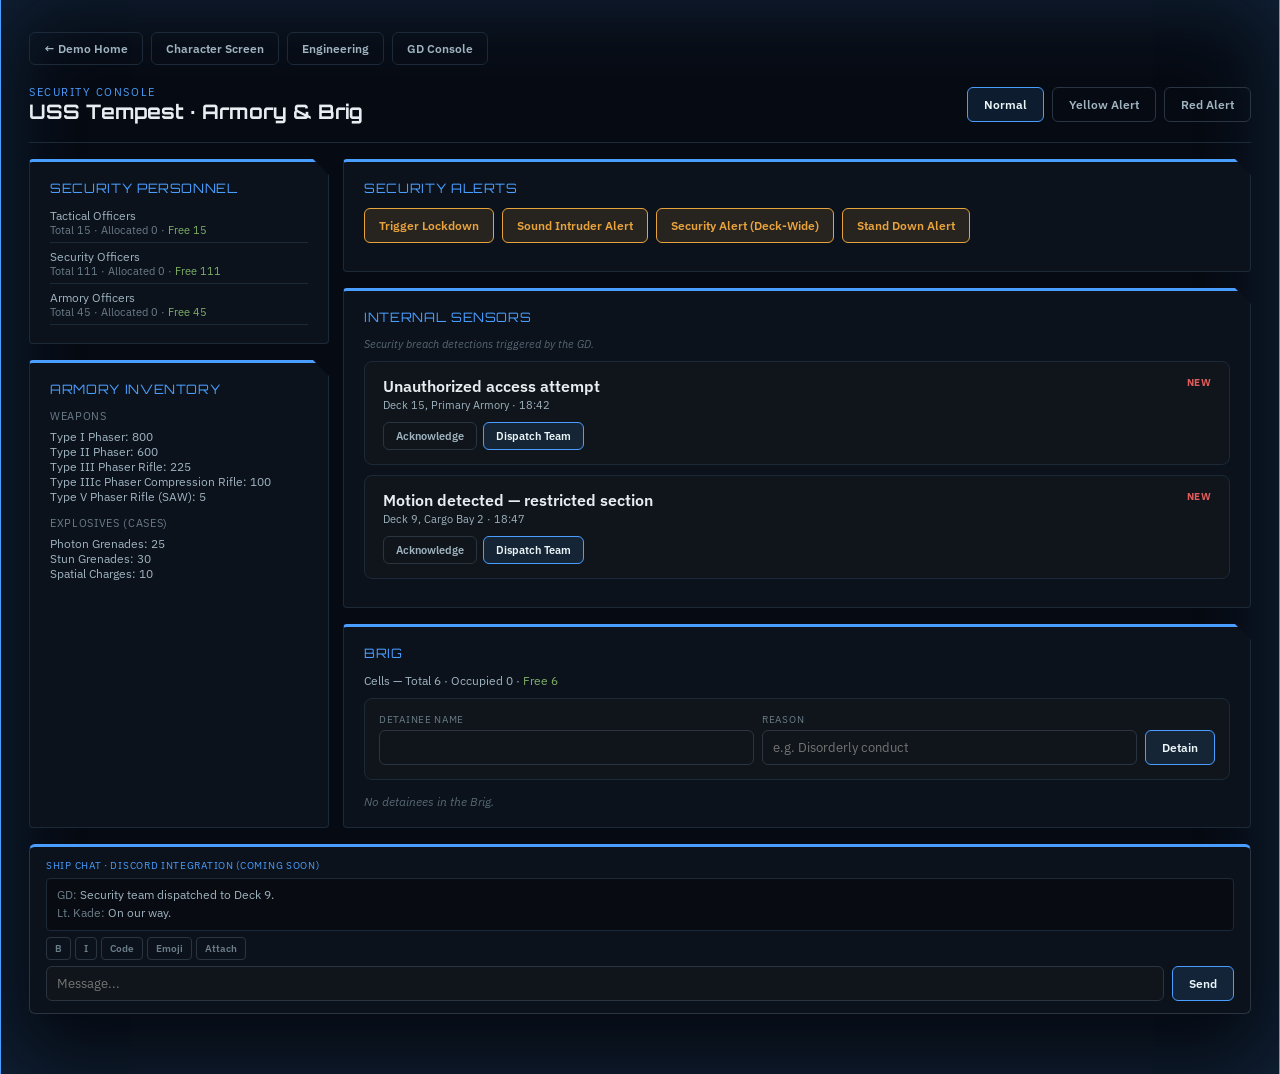
<file: security.html>
<!doctype html>
<html lang="en">
<head>
<meta charset="utf-8">
<title>Security — STAB Demo</title>
<link rel="stylesheet" href="style.css">
<script src="utils.js"></script>
</head>
<body>
<div class="app-frame">
  <div class="nav-links">
    <a href="index.html">&larr; Demo Home</a>
    <a href="character-screen.html">Character Screen</a>
    <a href="engineering.html">Engineering</a>
    <a href="gd-console.html">GD Console</a>
  </div>
  <div class="top-bar">
    <div><div class="eyebrow">Security Console</div><div class="title" style="font-size:20px;">USS Tempest &middot; Armory &amp; Brig</div></div>
    <div class="row gap-8" id="alert-buttons"></div>
  </div>
  <div class="divider"></div>

  <div class="grid" style="grid-template-columns: 300px 1fr; gap:14px; flex-grow:1; min-height:0;">
    <div class="col gap-12" style="overflow:auto;">
      <div class="panel"><div class="panel-h">SECURITY PERSONNEL</div><div id="personnel-list" class="col gap-6"></div></div>
      <div class="panel" style="flex-grow:1;overflow:auto;">
        <div class="panel-h">ARMORY INVENTORY</div>
        <div class="tiny dimmer" style="text-transform:uppercase;letter-spacing:0.06em;margin-bottom:6px;">Weapons</div>
        <div id="weapons-list" class="col gap-4" style="margin-bottom:12px;"></div>
        <div class="tiny dimmer" style="text-transform:uppercase;letter-spacing:0.06em;margin-bottom:6px;">Explosives (Cases)</div>
        <div id="explosives-list" class="col gap-4"></div>
      </div>
    </div>
    <div class="col gap-12" style="overflow:auto;">
      <div class="panel">
        <div class="panel-h">SECURITY ALERTS</div>
        <div class="row gap-8 wrap" id="alert-action-buttons"></div>
        <div id="alert-log" class="col gap-3" style="margin-top:10px;"></div>
      </div>
      <div class="panel">
        <div class="panel-h">INTERNAL SENSORS</div>
        <div class="tiny faint" style="margin-bottom:10px;">Security breach detections triggered by the GD.</div>
        <div id="breach-list" class="col gap-10"></div>
      </div>
      <div class="panel" style="flex-grow:1;overflow:auto;">
        <div class="panel-h">BRIG</div>
        <div id="brig-summary" class="small dim" style="margin-bottom:10px;"></div>
        <div class="row items-end gap-8 wrap" style="padding:14px;border:1px solid var(--panel-border);border-radius:8px;background:#0f151a;margin-bottom:14px;">
          <div class="col flex-grow" style="min-width:180px;"><label class="label">Detainee Name</label><input id="detain-name" type="text"></div>
          <div class="col flex-grow" style="min-width:180px;"><label class="label">Reason</label><input id="detain-reason" type="text" placeholder="e.g. Disorderly conduct"></div>
          <button class="btn btn-accent" id="detain-btn">Detain</button>
        </div>
        <div id="detainee-list" class="col gap-10"></div>
      </div>
    </div>
  </div>

  <div class="chat-box" id="ship-chat"></div>
</div>

<script>
const BASE_ACCENT = '#4a9eff';
const STATE = loadState('security', {
  alertLevel: 'normal',
  personnelPool: {
    tacticalOfficers: { label: 'Tactical Officers', total: 15, allocated: 0 },
    securityOfficers: { label: 'Security Officers', total: 111, allocated: 0 },
    armoryOfficers: { label: 'Armory Officers', total: 45, allocated: 0 }
  },
  alertLog: [],
  breaches: [
    { id: 'br-1', message: 'Unauthorized access attempt', location: 'Deck 15, Primary Armory', timestamp: '18:42', status: 'new', dispatched: null },
    { id: 'br-2', message: 'Motion detected \u2014 restricted section', location: 'Deck 9, Cargo Bay 2', timestamp: '18:47', status: 'new', dispatched: null }
  ],
  brig: { total: 6, occupied: 0 },
  detainees: [],
  shipChatLog: [
    { from: 'GD', text: 'Security team dispatched to Deck 9.' },
    { from: 'Lt. Kade', text: 'On our way.' }
  ]
});
function persist() { saveState('security', STATE); }
function applyTheme() { applyAlertTheme(STATE.alertLevel, BASE_ACCENT); }
const WEAPONS = [{ name: 'Type I Phaser', count: 800 }, { name: 'Type II Phaser', count: 600 }, { name: 'Type III Phaser Rifle', count: 225 }, { name: 'Type IIIc Phaser Compression Rifle', count: 100 }, { name: 'Type V Phaser Rifle (SAW)', count: 5 }];
const EXPLOSIVES = [{ name: 'Photon Grenades', count: 25 }, { name: 'Stun Grenades', count: 30 }, { name: 'Spatial Charges', count: 10 }];
const ALERT_DEFS = [{ key: 'lockdown', label: 'Trigger Lockdown' }, { key: 'intruder', label: 'Sound Intruder Alert' }, { key: 'security-alert', label: 'Security Alert (Deck-Wide)' }, { key: 'stand-down', label: 'Stand Down Alert' }];

function renderAlertButtons() {
  const wrap = document.getElementById('alert-buttons'); wrap.innerHTML = '';
  ['normal', 'yellow', 'red'].forEach((lvl) => {
    const labels = { normal: 'Normal', yellow: 'Yellow Alert', red: 'Red Alert' };
    wrap.appendChild(el('button', { class: 'btn' + (STATE.alertLevel === lvl ? ' btn-accent' : ''), onclick: () => { STATE.alertLevel = lvl; persist(); applyTheme(); renderAlertButtons(); } }, labels[lvl]));
  });
}
function renderPersonnel() {
  const wrap = document.getElementById('personnel-list'); wrap.innerHTML = '';
  Object.values(STATE.personnelPool).forEach((p) => {
    const free = p.total - p.allocated;
    wrap.appendChild(el('div', { style: 'border-bottom:1px solid var(--panel-border);padding-bottom:5px;' }, [
      el('div', { class: 'small dim' }, p.label),
      el('div', { class: 'tiny dimmer' }, ['Total ' + p.total + ' \u00b7 Allocated ' + p.allocated + ' \u00b7 ', el('span', { style: 'color:' + (free > 0 ? '#7fb069' : '#e05d5d') + ';' }, 'Free ' + free)])
    ]));
  });
}
function renderArmory() {
  const w = document.getElementById('weapons-list'); w.innerHTML = '';
  WEAPONS.forEach((x) => w.appendChild(el('div', { class: 'small dim' }, x.name + ': ' + x.count)));
  const ex = document.getElementById('explosives-list'); ex.innerHTML = '';
  EXPLOSIVES.forEach((x) => ex.appendChild(el('div', { class: 'small dim' }, x.name + ': ' + x.count)));
}
function renderAlertActions() {
  const wrap = document.getElementById('alert-action-buttons'); wrap.innerHTML = '';
  ALERT_DEFS.forEach((a) => wrap.appendChild(el('button', { style: 'padding:9px 14px;border-radius:6px;border:1px solid #e8a33d;background:#e8a33d1f;color:#e8a33d;font-family:"IBM Plex Sans",sans-serif;font-size:12px;font-weight:600;cursor:pointer;', onclick: () => { STATE.alertLog.unshift({ text: a.label + ' triggered.' }); STATE.alertLog = STATE.alertLog.slice(0, 5); persist(); renderAlertLog(); } }, a.label)));
}
function renderAlertLog() {
  const wrap = document.getElementById('alert-log'); wrap.innerHTML = '';
  STATE.alertLog.forEach((a) => wrap.appendChild(el('div', { class: 'tiny', style: 'color:#e8a33d;' }, a.text)));
}

const STATUS_META = { new: { label: 'New', color: '#e05d5d' }, acknowledged: { label: 'Acknowledged', color: '#e8a33d' }, dispatched: { label: 'Dispatched', color: '#7fb069' } };
function renderBreaches() {
  const wrap = document.getElementById('breach-list'); wrap.innerHTML = '';
  STATE.breaches.forEach((b) => {
    const meta = STATUS_META[b.status] || { label: b.status, color: '#9fb3c0' };
    const card = el('div', { class: 'card' });
    card.appendChild(el('div', { class: 'row justify-between items-start' }, [
      el('div', {}, [el('div', { style: 'font-weight:600;' }, b.message), el('div', { class: 'tiny dim', style: 'margin-top:2px;' }, b.location + ' \u00b7 ' + b.timestamp)]),
      el('div', { style: 'font-size:10px;font-weight:700;text-transform:uppercase;letter-spacing:0.05em;color:' + meta.color + ';' }, meta.label)
    ]));
    const btnRow = el('div', { class: 'row gap-6', style: 'margin-top:10px;' });
    if (b.status === 'new') btnRow.appendChild(el('button', { class: 'btn btn-sm', onclick: () => { b.status = 'acknowledged'; persist(); renderBreaches(); } }, 'Acknowledge'));
    if (b.status !== 'dispatched') btnRow.appendChild(el('button', { class: 'btn btn-sm btn-accent', onclick: () => { b.dispatchOpen = !b.dispatchOpen; renderBreaches(); } }, 'Dispatch Team'));
    card.appendChild(btnRow);
    if (b.dispatchOpen) {
      const row = el('div', { class: 'row items-end gap-8 wrap', style: 'margin-top:10px;padding-top:10px;border-top:1px solid var(--panel-border);' });
      const typeSel = el('select', { class: 'stab-input', style: 'flex-grow:1;min-width:160px;' });
      Object.entries(STATE.personnelPool).forEach(([k, p]) => typeSel.appendChild(el('option', { value: k }, p.label + ' (' + (p.total - p.allocated) + ' free)')));
      const countIn = el('input', { class: 'stab-input', type: 'text', value: '2', style: 'width:80px;' });
      row.appendChild(el('div', { class: 'col flex-grow' }, [el('label', { class: 'label' }, 'Personnel Type'), typeSel]));
      row.appendChild(el('div', { class: 'col', style: 'width:80px;' }, [el('label', { class: 'label' }, 'Count'), countIn]));
      row.appendChild(el('button', { class: 'btn btn-accent', onclick: () => {
        const typeKey = typeSel.value; const n = Math.max(1, parseInt(countIn.value, 10) || 1);
        const entry = STATE.personnelPool[typeKey]; const free = entry.total - entry.allocated;
        const actual = Math.min(n, free); if (actual <= 0) return;
        entry.allocated += actual;
        b.status = 'dispatched'; b.dispatched = { label: entry.label, count: actual }; b.dispatchOpen = false;
        persist(); renderAll();
      } }, 'Confirm'));
      card.appendChild(row);
    }
    if (b.dispatched) card.appendChild(el('div', { class: 'tiny', style: 'color:var(--accent);margin-top:8px;' }, b.dispatched.count + 'x ' + b.dispatched.label + ' dispatched.'));
    wrap.appendChild(card);
  });
}

function renderBrig() {
  const free = STATE.brig.total - STATE.brig.occupied;
  document.getElementById('brig-summary').innerHTML = '';
  document.getElementById('brig-summary').appendChild(el('span', {}, ['Cells \u2014 Total ' + STATE.brig.total + ' \u00b7 Occupied ' + STATE.brig.occupied + ' \u00b7 ', el('span', { style: 'color:' + (free > 0 ? '#7fb069' : '#e05d5d') + ';' }, 'Free ' + free)]));
  const wrap = document.getElementById('detainee-list'); wrap.innerHTML = '';
  if (!STATE.detainees.length) { wrap.appendChild(el('div', { class: 'faint small' }, 'No detainees in the Brig.')); return; }
  STATE.detainees.forEach((d) => {
    wrap.appendChild(el('div', { class: 'card', style: 'display:flex;justify-content:space-between;align-items:center;' }, [
      el('div', {}, [el('div', { style: 'font-weight:600;' }, d.name), el('div', { class: 'small dim' }, d.reason)]),
      el('button', { class: 'btn btn-sm', onclick: () => { STATE.detainees = STATE.detainees.filter((x) => x.id !== d.id); STATE.brig.occupied = Math.max(0, STATE.brig.occupied - 1); persist(); renderAll(); } }, 'Release')
    ]));
  });
}
document.getElementById('detain-btn').addEventListener('click', () => {
  const name = document.getElementById('detain-name').value.trim();
  if (!name) return;
  if (STATE.brig.occupied >= STATE.brig.total) return;
  const reason = document.getElementById('detain-reason').value.trim() || 'No reason logged';
  STATE.detainees.push({ id: 'det-' + Date.now(), name: name, reason: reason });
  STATE.brig.occupied += 1;
  document.getElementById('detain-name').value = ''; document.getElementById('detain-reason').value = '';
  persist(); renderAll();
});

function renderAll() {
  renderAlertButtons(); renderPersonnel(); renderArmory(); renderAlertActions(); renderAlertLog(); renderBreaches(); renderBrig();
  renderShipChat(document.getElementById('ship-chat'), () => STATE.shipChatLog, (text) => { STATE.shipChatLog.push({ from: 'You', text: text }); persist(); });
}
applyTheme(); renderAll();
</script>
</body>
</html>
</file>
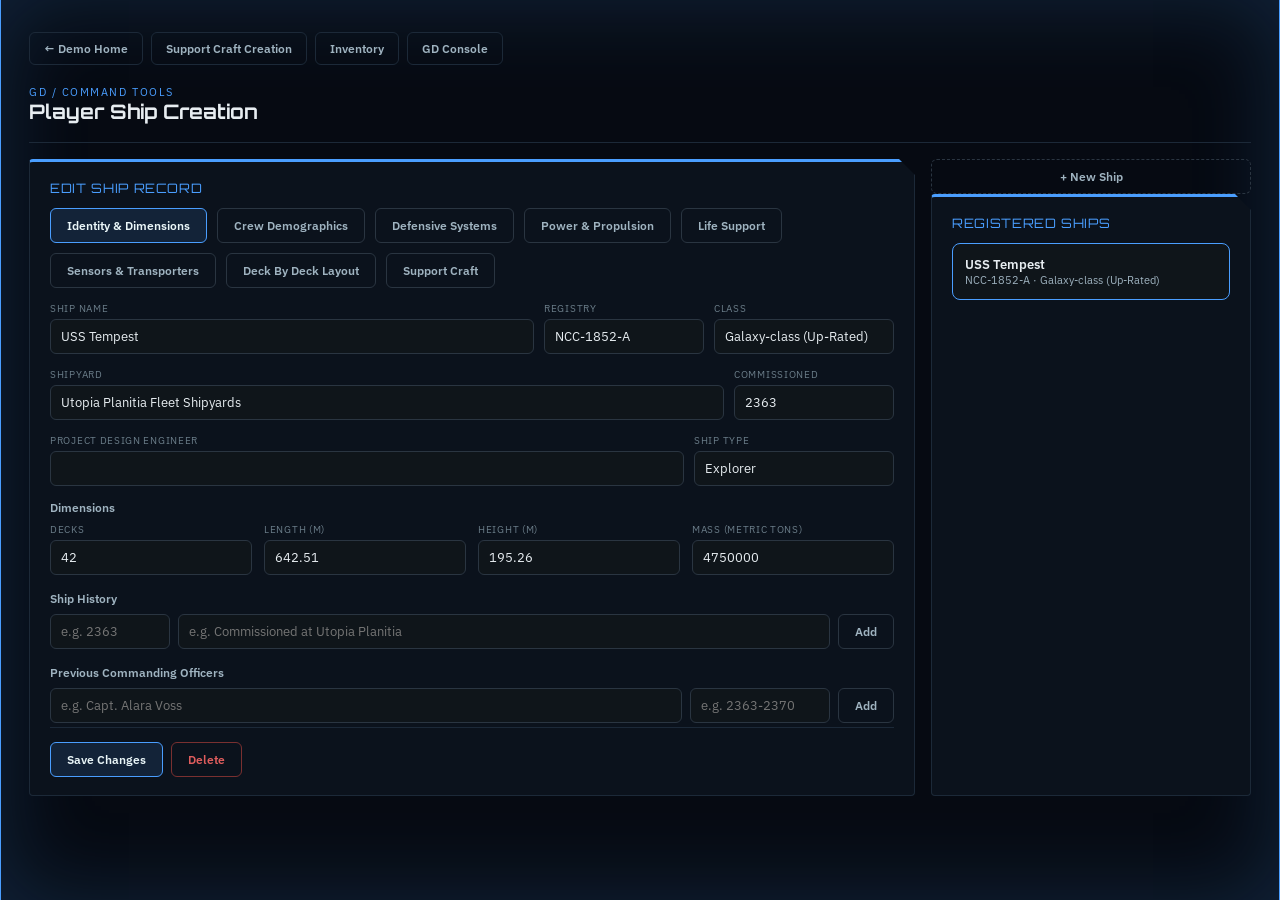
<file: ship-creation.html>
<!doctype html>
<html lang="en">
<head>
<meta charset="utf-8">
<title>Player Ship Creation — STAB Demo</title>
<link rel="stylesheet" href="style.css">
<script src="utils.js"></script>
</head>
<body>
<div class="app-frame">
  <div class="nav-links">
    <a href="index.html">&larr; Demo Home</a>
    <a href="support-craft-creation.html">Support Craft Creation</a>
    <a href="inventory.html">Inventory</a>
    <a href="gd-console.html">GD Console</a>
  </div>
  <div class="top-bar"><div><div class="eyebrow">GD / Command Tools</div><div class="title" style="font-size:20px;">Player Ship Creation</div></div></div>
  <div class="divider"></div>

  <div class="grid" style="grid-template-columns: 1fr 320px; gap:16px; flex-grow:1; min-height:0;">
    <div class="panel" style="display:flex;flex-direction:column;overflow:hidden;">
      <div class="panel-h" id="editor-heading"></div>
      <div class="row gap-4 wrap" id="tab-bar" style="margin-bottom:14px;"></div>
      <div id="tab-content" style="flex-grow:1;overflow:auto;"></div>
      <div class="row gap-8" style="padding-top:14px;margin-top:4px;border-top:1px solid var(--panel-border);">
        <button class="btn btn-accent" id="save-btn"></button>
        <button class="btn btn-danger" id="delete-btn" style="display:none;">Delete</button>
      </div>
    </div>
    <div class="col gap-10">
      <button class="btn" style="border-style:dashed;" id="new-ship-btn">+ New Ship</button>
      <div class="panel" style="flex-grow:1;overflow:auto;">
        <div class="panel-h">REGISTERED SHIPS</div>
        <div id="ship-list" class="col gap-8"></div>
      </div>
    </div>
  </div>
</div>

<script>
const TABS = [
  { key: 'identity', label: 'Identity & Dimensions' },
  { key: 'crew', label: 'Crew Demographics' },
  { key: 'defensive', label: 'Defensive Systems' },
  { key: 'propulsion', label: 'Power & Propulsion' },
  { key: 'lifesupport', label: 'Life Support' },
  { key: 'sensors', label: 'Sensors & Transporters' },
  { key: 'decks', label: 'Deck By Deck Layout' },
  { key: 'supportcraft', label: 'Support Craft' }
];

function blankShip() {
  return {
    id: null, name: '', registry: '', shipClass: '', shipyard: '', commissioned: '', designEngineer: '', shipType: '',
    shipHistoryEntries: [], previousCOs: [],
    decks: '', length: '', height: '', mass: '',
    totalSouls: '', standardCrew: '', curCrew: '', maxLifeSupport: '',
    departments: { command: [], engineeringDept: [], flightOpsDept: [], securityDept: [], medicalDept: [], scienceDept: [], civilians: [] },
    uniqueDepartments: [],
    deckDataMap: {},
    mainPowerSources: [{ id: 'mp-1', name: 'Warp Drive', baseline: '', maxWarp: '', cruiseWarp: '', reactorType: '', reactorMake: '', reactorModel: '', fuelSystem: '', equipment: [] }],
    sysShields: '', shieldGenerators: '', shieldZones: '', sysWeapons: '', phaserArrays: '', torpedoLaunchers: '',
    auxPowerBaseline: '', impulseReactors: '', emergencyGenerators: '', emergencyPowerNotes: '', rcsBaseline: '', rcsThrusters: '',
    sysLifeSupport: '', lifeSupportGenerators: '', sysSensors: '', scienceLabs: '', sysTransporters: ''
  };
}

function tempestShip() {
  return {
    id: 'ship-tempest', name: 'USS Tempest', registry: 'NCC-1852-A', shipClass: 'Galaxy-class (Up-Rated)', shipyard: 'Utopia Planitia Fleet Shipyards', commissioned: '2363', designEngineer: '', shipType: 'Explorer',
    shipHistoryEntries: [], previousCOs: [],
    decks: '42', length: '642.51', height: '195.26', mass: '4750000',
    totalSouls: '1450', standardCrew: '1024', curCrew: '993', maxLifeSupport: '15000',
    departments: {
      command: [],
      engineeringDept: [
        { name: 'General Engineers', count: '24' }, { name: 'Warp Theory Specialists', count: '12' }, { name: 'Architectural Engineer', count: '6' }, { name: 'Mechanical Engineers', count: '10' },
        { name: 'Impulse Specialist', count: '18' }, { name: 'Sensor Calibration Specialist', count: '11' }, { name: 'Flight Systems Specialist', count: '12' }, { name: 'Atmospheric Technology Specialist', count: '6' },
        { name: 'Maintenance', count: '82' }, { name: 'Transporter Technicians', count: '24' }, { name: 'Computer Systems Specialist', count: '12' }, { name: 'Life Support Subsystems Specialist', count: '24' }
      ],
      flightOpsDept: [],
      securityDept: [{ name: 'Tactical Officers', count: '15' }, { name: 'Security Officers', count: '111' }, { name: 'Armory Officers', count: '45' }],
      medicalDept: [{ name: 'Doctors', count: '42' }, { name: 'Nurses', count: '89' }, { name: 'Pediatricians', count: '16' }, { name: 'Counselors', count: '22' }, { name: 'Mortician', count: '2' }],
      scienceDept: [
        { name: 'General Science Officers', count: '54' }, { name: 'Geologists', count: '9' }, { name: 'Entomologists', count: '13' }, { name: 'Zoologists', count: '14' },
        { name: 'Biologists', count: '18' }, { name: 'Astronomers', count: '20' }, { name: 'Theologists', count: '8' }, { name: 'Marine Biologists', count: '6' },
        { name: 'Anthropologists', count: '6' }, { name: 'Historians', count: '8' }, { name: 'Molecular Biologists', count: '22' }, { name: 'Meteorologists', count: '12' },
        { name: 'Astrophysicists', count: '48' }, { name: 'Holographic Specialists', count: '6' }
      ],
      civilians: [{ name: 'Civilians Aboard', count: '349' }]
    },
    uniqueDepartments: [{ id: 'ud-marines', name: 'Marine Company', positions: [{ name: 'Marine Company', count: '108' }] }],
    deckDataMap: {
      '1': { rooms: [{ name: 'Bridge' }], equipment: [] },
      '11': { rooms: [{ name: 'Holodecks' }], equipment: [] },
      '12': { rooms: [
        { name: 'Sickbay' }, { name: 'Morgue' }, { name: 'Medical Laboratories' }, { name: "Chief Medical Officer's Office" },
        { name: 'Surgical Ward' }, { name: 'Intensive Care Ward' }, { name: 'Critical Care Ward' }, { name: 'Trauma Stasis Ward' },
        { name: 'Biohazard Isolation Ward' }, { name: 'Radiation Treatment Ward' }, { name: 'Zero-G Care Unit' }, { name: 'Medical Supply Storage' },
        { name: 'Gymnasium' }, { name: 'Weight Room' }, { name: 'Computer Core (Level 8)' }
      ], equipment: [] },
      '15': { rooms: [{ name: 'Primary Armory (Saucer)' }], equipment: [] },
      '16': { rooms: [{ name: 'Secondary Armory (Stardrive)' }], equipment: [] }
    },
    mainPowerSources: [
      { id: 'mp-warp', name: 'Warp Drive', baseline: '95', maxWarp: '9.99', cruiseWarp: '8', reactorType: 'M/ARA Warp Drive', reactorMake: 'GE', reactorModel: 'Type XII', fuelSystem: 'Deuterium / Antimatter', equipment: [] },
      { id: 'mp-slipstream', name: 'Quantum Slipstream Drive', baseline: '', maxWarp: '', cruiseWarp: '', reactorType: 'Quantum Slipstream Drive', reactorMake: 'Cochran', reactorModel: 'QSD', fuelSystem: '', equipment: [{ name: 'EPS Power Capacitors' }] }
    ],
    sysShields: '90', shieldGenerators: '18', shieldZones: '6', sysWeapons: '90', phaserArrays: '12', torpedoLaunchers: '3',
    auxPowerBaseline: '100', impulseReactors: '24', emergencyGenerators: '8', emergencyPowerNotes: '6 Stardrive, 2 Saucer', rcsBaseline: '90', rcsThrusters: '20',
    sysLifeSupport: '100', lifeSupportGenerators: '16', sysSensors: '90', scienceLabs: '70', sysTransporters: '90'
  };
}

const STATE = loadState('ship-creation', { ships: [tempestShip()], editingId: 'ship-tempest', activeTab: 'identity' });
function persist() { saveState('ship-creation', STATE); }
let draft = (STATE.ships.find((s) => s.id === STATE.editingId) || blankShip());
draft = JSON.parse(JSON.stringify(draft));
// Ephemeral UI-only collapse state (not persisted)
const UI = { collapsedDepts: {}, collapsedUnique: {}, collapsedDecks: {}, collapsedPower: {} };

const CATEGORY_OPTIONS = ['Escape Pod', 'Shuttlepod', 'Personnel Shuttlecraft', 'Cargo Shuttlecraft', 'Work Bee', 'Workpod'];
const DEPT_DEFS = [
  { key: 'command', label: 'Command Staff' },
  { key: 'engineeringDept', label: 'Engineering Department' },
  { key: 'flightOpsDept', label: 'Flight Operations Department' },
  { key: 'securityDept', label: 'Security Department' },
  { key: 'medicalDept', label: 'Medical Department' },
  { key: 'scienceDept', label: 'Science Department' }
];

function field(labelText, value, onChange, width) {
  const input = el('input', { class: 'stab-input', type: 'text', value: value || '', style: 'width:100%;box-sizing:border-box;' });
  input.addEventListener('change', (e) => onChange(e.target.value));
  const wrap = el('div', { class: 'col' }, [el('label', { class: 'label' }, labelText), input]);
  if (width) wrap.style.width = width;
  return wrap;
}

function renderTabBar() {
  const wrap = document.getElementById('tab-bar'); wrap.innerHTML = '';
  TABS.forEach((t) => wrap.appendChild(el('button', { class: 'btn' + (STATE.activeTab === t.key ? ' btn-accent' : ''), onclick: () => { STATE.activeTab = t.key; persist(); renderTabBar(); renderTabContent(); } }, t.label)));
}

function renderDeptBlock(container, key, label, positions, onChangeCallback, collapsedStore) {
  const total = positions.reduce((a, p) => a + (parseInt(p.count, 10) || 0), 0);
  const isExpanded = collapsedStore[key] === undefined ? true : !collapsedStore[key];
  const box = el('div', { style: 'border:1px solid #1c2938;border-radius:8px;background:#0f151a;padding:10px 14px;' });
  box.appendChild(el('div', { style: 'cursor:pointer;font-size:13px;font-weight:600;', onclick: () => { collapsedStore[key] = isExpanded; renderTabContent(); } }, (isExpanded ? '\u25BE ' : '\u25B8 ') + label + ': ' + total));
  if (isExpanded) {
    const body = el('div', { style: 'margin-top:10px;padding-top:10px;border-top:1px solid #1c2938;' });
    if (positions.length) {
      const list = el('div', { class: 'col gap-6', style: 'margin-bottom:10px;' });
      positions.forEach((p, i) => list.appendChild(el('div', { style: 'display:flex;justify-content:space-between;align-items:center;font-size:12px;padding:6px 10px;background:#0b1015;border:1px solid #1c2938;border-radius:6px;' }, [
        el('span', {}, p.name + ': ' + p.count),
        el('button', { style: 'background:none;border:none;color:#566873;font-size:11px;cursor:pointer;', onclick: () => { positions.splice(i, 1); onChangeCallback(); renderTabContent(); } }, 'Remove')
      ])));
      body.appendChild(list);
    }
    const nameIn = el('input', { class: 'stab-input', style: 'flex-grow:1;font-size:12px;', type: 'text', placeholder: 'e.g. General Science Officers' });
    const countIn = el('input', { class: 'stab-input', style: 'width:80px;font-size:12px;', type: 'text', placeholder: 'Count' });
    body.appendChild(el('div', { class: 'row gap-6' }, [nameIn, countIn, el('button', { class: 'btn', onclick: () => {
      const n = nameIn.value.trim(); if (!n) return;
      positions.push({ name: n, count: countIn.value.trim() });
      onChangeCallback(); renderTabContent();
    } }, 'Add')]));
    box.appendChild(body);
  }
  container.appendChild(box);
}

function renderIdentityTab(container) {
  const row1 = el('div', { class: 'row gap-12 wrap', style: 'margin-bottom:14px;' });
  row1.appendChild(field('Ship Name', draft.name, (v) => { draft.name = v; }, null)); row1.lastChild.classList.add('flex-grow'); row1.lastChild.style.minWidth = '200px';
  row1.appendChild(field('Registry', draft.registry, (v) => { draft.registry = v; }, '160px'));
  row1.appendChild(field('Class', draft.shipClass, (v) => { draft.shipClass = v; }, '180px'));
  container.appendChild(row1);

  const row2 = el('div', { class: 'row gap-12 wrap', style: 'margin-bottom:14px;' });
  row2.appendChild(field('Shipyard', draft.shipyard, (v) => { draft.shipyard = v; }, null)); row2.lastChild.classList.add('flex-grow'); row2.lastChild.style.minWidth = '160px';
  row2.appendChild(field('Commissioned', draft.commissioned, (v) => { draft.commissioned = v; }, '160px'));
  container.appendChild(row2);

  const row3 = el('div', { class: 'row gap-12 wrap', style: 'margin-bottom:14px;' });
  row3.appendChild(field('Project Design Engineer', draft.designEngineer, (v) => { draft.designEngineer = v; }, null)); row3.lastChild.classList.add('flex-grow'); row3.lastChild.style.minWidth = '200px';
  row3.appendChild(field('Ship Type', draft.shipType, (v) => { draft.shipType = v; }, '200px'));
  container.appendChild(row3);

  container.appendChild(el('div', { style: 'font-size:12px;font-weight:600;color:#9fb3c0;margin-bottom:8px;' }, 'Dimensions'));
  const dimGrid = el('div', { class: 'grid g4', style: 'margin-bottom:16px;' });
  dimGrid.appendChild(field('Decks', draft.decks, (v) => { draft.decks = v; }));
  dimGrid.appendChild(field('Length (m)', draft.length, (v) => { draft.length = v; }));
  dimGrid.appendChild(field('Height (m)', draft.height, (v) => { draft.height = v; }));
  dimGrid.appendChild(field('Mass (metric tons)', draft.mass, (v) => { draft.mass = v; }));
  container.appendChild(dimGrid);

  container.appendChild(el('div', { style: 'font-size:12px;font-weight:600;color:#9fb3c0;margin-bottom:8px;' }, 'Ship History'));
  if (draft.shipHistoryEntries.length) {
    const list = el('div', { class: 'col gap-6', style: 'margin-bottom:10px;' });
    draft.shipHistoryEntries.forEach((h, i) => list.appendChild(el('div', { style: 'display:flex;justify-content:space-between;align-items:center;font-size:13px;padding:8px 10px;background:#0b1015;border:1px solid #1c2938;border-radius:6px;' }, [
      el('span', {}, h.date ? [el('strong', {}, h.date + ': '), h.event] : h.event),
      el('button', { style: 'background:none;border:none;color:#566873;font-size:12px;cursor:pointer;', onclick: () => { draft.shipHistoryEntries.splice(i, 1); renderTabContent(); } }, 'Remove')
    ])));
    container.appendChild(list);
  }
  const histDate = el('input', { class: 'stab-input', type: 'text', placeholder: 'e.g. 2363', style: 'width:120px;' });
  const histEvent = el('input', { class: 'stab-input', type: 'text', placeholder: 'e.g. Commissioned at Utopia Planitia', style: 'flex-grow:1;' });
  container.appendChild(el('div', { class: 'row gap-8', style: 'margin-bottom:16px;' }, [histDate, histEvent, el('button', { class: 'btn', onclick: () => {
    const ev = histEvent.value.trim(); if (!ev) return;
    draft.shipHistoryEntries.push({ date: histDate.value.trim(), event: ev });
    renderTabContent();
  } }, 'Add')]));

  container.appendChild(el('div', { style: 'font-size:12px;font-weight:600;color:#9fb3c0;margin-bottom:8px;' }, 'Previous Commanding Officers'));
  if (draft.previousCOs.length) {
    const list = el('div', { class: 'col gap-6', style: 'margin-bottom:10px;' });
    draft.previousCOs.forEach((co, i) => list.appendChild(el('div', { style: 'display:flex;justify-content:space-between;align-items:center;font-size:13px;padding:8px 10px;background:#0b1015;border:1px solid #1c2938;border-radius:6px;' }, [
      el('span', {}, co.name + (co.years ? ' (' + co.years + ')' : '')),
      el('button', { style: 'background:none;border:none;color:#566873;font-size:12px;cursor:pointer;', onclick: () => { draft.previousCOs.splice(i, 1); renderTabContent(); } }, 'Remove')
    ])));
    container.appendChild(list);
  }
  const coName = el('input', { class: 'stab-input', type: 'text', placeholder: 'e.g. Capt. Alara Voss', style: 'flex-grow:1;' });
  const coYears = el('input', { class: 'stab-input', type: 'text', placeholder: 'e.g. 2363-2370', style: 'width:140px;' });
  container.appendChild(el('div', { class: 'row gap-8' }, [coName, coYears, el('button', { class: 'btn', onclick: () => {
    const n = coName.value.trim(); if (!n) return;
    draft.previousCOs.push({ name: n, years: coYears.value.trim() });
    renderTabContent();
  } }, 'Add')]));
}

function renderCrewTab(container) {
  const grid = el('div', { class: 'grid g3', style: 'margin-bottom:16px;' });
  grid.appendChild(field('Total Souls on Board', draft.totalSouls, (v) => { draft.totalSouls = v; }));
  grid.appendChild(field('Standard Crew Complement', draft.standardCrew, (v) => { draft.standardCrew = v; }));
  grid.appendChild(field('Current Crew Complement', draft.curCrew, (v) => { draft.curCrew = v; }));
  grid.appendChild(field('Maximum Sustainable Life Support', draft.maxLifeSupport, (v) => { draft.maxLifeSupport = v; }));
  container.appendChild(grid);

  container.appendChild(el('div', { style: 'font-size:12px;font-weight:600;color:#9fb3c0;margin-bottom:8px;' }, 'Crew Breakdown by Category'));
  container.appendChild(el('div', { class: 'tiny faint', style: 'margin-bottom:10px;' }, "Each department's total is the sum of its positions below."));
  const deptWrap = el('div', { class: 'col gap-8', style: 'margin-bottom:16px;' });
  DEPT_DEFS.forEach((d) => renderDeptBlock(deptWrap, d.key, d.label, draft.departments[d.key], () => {}, UI.collapsedDepts));
  container.appendChild(deptWrap);

  container.appendChild(el('div', { style: 'font-size:12px;font-weight:600;color:#9fb3c0;margin-bottom:8px;' }, 'Unique Departments'));
  const udWrap = el('div', { class: 'col gap-8', style: 'margin-bottom:10px;' });
  draft.uniqueDepartments.forEach((ud, udIdx) => {
    const total = ud.positions.reduce((a, p) => a + (parseInt(p.count, 10) || 0), 0);
    const isExpanded = UI.collapsedUnique[ud.id] === undefined ? true : !UI.collapsedUnique[ud.id];
    const box = el('div', { style: 'border:1px solid #1c2938;border-radius:8px;background:#0f151a;padding:10px 14px;' });
    box.appendChild(el('div', { class: 'row justify-between items-center' }, [
      el('div', { style: 'cursor:pointer;font-size:13px;font-weight:600;', onclick: () => { UI.collapsedUnique[ud.id] = isExpanded; renderTabContent(); } }, (isExpanded ? '\u25BE ' : '\u25B8 ') + ud.name + ': ' + total),
      el('button', { style: 'background:none;border:none;color:#566873;font-size:11px;cursor:pointer;', onclick: () => { draft.uniqueDepartments.splice(udIdx, 1); renderTabContent(); } }, 'Remove Department')
    ]));
    if (isExpanded) {
      const body = el('div', { style: 'margin-top:10px;padding-top:10px;border-top:1px solid #1c2938;' });
      if (ud.positions.length) {
        const list = el('div', { class: 'col gap-6', style: 'margin-bottom:10px;' });
        ud.positions.forEach((p, i) => list.appendChild(el('div', { style: 'display:flex;justify-content:space-between;align-items:center;font-size:12px;padding:6px 10px;background:#0b1015;border:1px solid #1c2938;border-radius:6px;' }, [
          el('span', {}, p.name + ': ' + p.count),
          el('button', { style: 'background:none;border:none;color:#566873;font-size:11px;cursor:pointer;', onclick: () => { ud.positions.splice(i, 1); renderTabContent(); } }, 'Remove')
        ])));
        body.appendChild(list);
      }
      const nIn = el('input', { class: 'stab-input', style: 'flex-grow:1;font-size:12px;', type: 'text', placeholder: 'e.g. Marine Officers' });
      const cIn = el('input', { class: 'stab-input', style: 'width:80px;font-size:12px;', type: 'text', placeholder: 'Count' });
      body.appendChild(el('div', { class: 'row gap-6' }, [nIn, cIn, el('button', { class: 'btn', onclick: () => { const n = nIn.value.trim(); if (!n) return; ud.positions.push({ name: n, count: cIn.value.trim() }); renderTabContent(); } }, 'Add')]));
      box.appendChild(body);
    }
    udWrap.appendChild(box);
  });
  container.appendChild(udWrap);
  const newDeptName = el('input', { class: 'stab-input', type: 'text', placeholder: 'Add a unique department, e.g. Marine Company', style: 'flex-grow:1;' });
  container.appendChild(el('div', { class: 'row gap-8', style: 'margin-bottom:16px;' }, [newDeptName, el('button', { class: 'btn', onclick: () => {
    const n = newDeptName.value.trim(); if (!n) return;
    draft.uniqueDepartments.push({ id: 'ud-' + Date.now(), name: n, positions: [] });
    renderTabContent();
  } }, 'Add Department')]));

  container.appendChild(el('div', { style: 'font-size:12px;font-weight:600;color:#9fb3c0;margin-bottom:8px;' }, 'Civilians'));
  const civWrap = el('div', {});
  renderDeptBlock(civWrap, 'civilians', 'Civilians', draft.departments.civilians, () => {}, UI.collapsedDepts);
  container.appendChild(civWrap);

  container.appendChild(el('div', { class: 'tiny faint', style: 'margin-top:10px;' }, "Detailed department-by-department rosters are configured after creation via the ship's own consoles."));
}

function renderDefensiveTab(container) {
  container.appendChild(el('div', { style: 'font-size:12px;font-weight:600;color:#9fb3c0;margin-bottom:8px;' }, 'Shields'));
  const g1 = el('div', { class: 'grid g3', style: 'margin-bottom:8px;' });
  g1.appendChild(field('Starting Baseline (%)', draft.sysShields, (v) => { draft.sysShields = v; }));
  g1.appendChild(field('Shield Generators', draft.shieldGenerators, (v) => { draft.shieldGenerators = v; }));
  g1.appendChild(field('Shield Zones', draft.shieldZones, (v) => { draft.shieldZones = v; }));
  container.appendChild(g1);
  container.appendChild(el('div', { class: 'tiny faint', style: 'margin-bottom:18px;' }, 'Per-zone allocation and individual generator health are managed later via the Engineering Console.'));

  container.appendChild(el('div', { style: 'font-size:12px;font-weight:600;color:#9fb3c0;margin-bottom:8px;' }, 'Weapons'));
  const g2 = el('div', { class: 'grid g3', style: 'margin-bottom:8px;' });
  g2.appendChild(field('Starting Baseline (%)', draft.sysWeapons, (v) => { draft.sysWeapons = v; }));
  g2.appendChild(field('Phaser Arrays', draft.phaserArrays, (v) => { draft.phaserArrays = v; }));
  g2.appendChild(field('Torpedo Launchers', draft.torpedoLaunchers, (v) => { draft.torpedoLaunchers = v; }));
  container.appendChild(g2);
  container.appendChild(el('div', { class: 'tiny faint' }, 'Magazine contents, attack patterns, and power pool details are managed later via the Tactical Console.'));
}

function renderPowerCategoryBox(container, title, fieldsHtml) {
  const box = el('div', { style: 'border:1px solid #1c2938;border-radius:8px;background:#0f151a;padding:12px 14px;margin-bottom:12px;' });
  box.appendChild(el('div', { style: 'font-size:12px;font-weight:700;color:var(--accent);margin-bottom:8px;' }, title));
  box.appendChild(fieldsHtml);
  container.appendChild(box);
}

function renderPropulsionTab(container) {
  container.appendChild(el('div', { style: 'font-size:12px;font-weight:700;color:var(--accent);margin-bottom:8px;' }, 'Main Power'));
  const mpWrap = el('div', { class: 'col gap-8', style: 'margin-bottom:8px;' });
  draft.mainPowerSources.forEach((mp, mpIdx) => {
    const isExpanded = UI.collapsedPower[mp.id] === undefined ? true : !UI.collapsedPower[mp.id];
    const box = el('div', { style: 'border:1px solid #1c2938;border-radius:8px;background:#0f151a;padding:12px 14px;' });
    const nameInput = el('input', { class: 'stab-input', type: 'text', value: mp.name, style: 'display:inline-block;width:220px;font-size:12px;font-weight:700;padding:4px 8px;' });
    nameInput.addEventListener('change', (e) => { mp.name = e.target.value; });
    nameInput.addEventListener('click', (e) => e.stopPropagation());
    const headLeft = el('div', { style: 'cursor:pointer;font-size:12px;font-weight:700;color:var(--accent);display:flex;align-items:center;gap:6px;', onclick: () => { UI.collapsedPower[mp.id] = isExpanded; renderTabContent(); } }, [(isExpanded ? '\u25BE' : '\u25B8'), nameInput]);
    const head = el('div', { class: 'row justify-between items-center' }, [headLeft]);
    if (draft.mainPowerSources.length > 1) head.appendChild(el('button', { style: 'background:none;border:none;color:#566873;font-size:11px;cursor:pointer;', onclick: () => { draft.mainPowerSources.splice(mpIdx, 1); renderTabContent(); } }, 'Remove Source'));
    box.appendChild(head);
    if (isExpanded) {
      const body = el('div', { style: 'margin-top:10px;padding-top:10px;border-top:1px solid #1c2938;' });
      const g = el('div', { class: 'grid g3', style: 'margin-bottom:12px;' });
      g.appendChild(field('Starting Baseline (%)', mp.baseline, (v) => { mp.baseline = v; }));
      g.appendChild(field('Max Warp', mp.maxWarp, (v) => { mp.maxWarp = v; }));
      g.appendChild(field('Cruise Warp', mp.cruiseWarp, (v) => { mp.cruiseWarp = v; }));
      g.appendChild(field('Reactor Type', mp.reactorType, (v) => { mp.reactorType = v; }));
      g.appendChild(field('Reactor Make', mp.reactorMake, (v) => { mp.reactorMake = v; }));
      g.appendChild(field('Reactor Model', mp.reactorModel, (v) => { mp.reactorModel = v; }));
      g.appendChild(field('Fuel System', mp.fuelSystem, (v) => { mp.fuelSystem = v; }));
      body.appendChild(g);
      body.appendChild(el('div', { class: 'tiny dimmer', style: 'text-transform:uppercase;letter-spacing:0.06em;margin-bottom:6px;' }, 'Unique Equipment'));
      if (mp.equipment.length) {
        const eqWrap = el('div', { style: 'display:flex;flex-wrap:wrap;gap:6px;margin-bottom:8px;' });
        mp.equipment.forEach((eq, i) => eqWrap.appendChild(el('div', { style: 'display:flex;align-items:center;gap:6px;font-size:12px;padding:5px 10px;background:#0b1015;border:1px solid #1c2938;border-radius:12px;' }, [el('span', {}, eq.name), el('button', { style: 'background:none;border:none;color:#566873;font-size:11px;cursor:pointer;', onclick: () => { mp.equipment.splice(i, 1); renderTabContent(); } }, '\u00d7')])));
        body.appendChild(eqWrap);
      }
      const eqIn = el('input', { class: 'stab-input', style: 'flex-grow:1;font-size:12px;', type: 'text', placeholder: 'e.g. EPS Power Capacitors' });
      body.appendChild(el('div', { class: 'row gap-6' }, [eqIn, el('button', { class: 'btn', onclick: () => { const n = eqIn.value.trim(); if (!n) return; mp.equipment.push({ name: n }); renderTabContent(); } }, 'Add')]));
      box.appendChild(body);
    }
    mpWrap.appendChild(box);
  });
  container.appendChild(mpWrap);
  container.appendChild(el('button', { class: 'btn', style: 'border-style:dashed;margin-bottom:16px;', onclick: () => {
    draft.mainPowerSources.push({ id: 'mp-' + Date.now(), name: 'New Power Source', baseline: '', maxWarp: '', cruiseWarp: '', reactorType: '', reactorMake: '', reactorModel: '', fuelSystem: '', equipment: [] });
    renderTabContent();
  } }, '+ Add Main Power Source'));

  const auxFields = el('div', { class: 'grid g2' });
  auxFields.appendChild(field('Starting Baseline (%)', draft.auxPowerBaseline, (v) => { draft.auxPowerBaseline = v; }));
  auxFields.appendChild(field('Impulse Reactors', draft.impulseReactors, (v) => { draft.impulseReactors = v; }));
  renderPowerCategoryBox(container, 'Auxiliary Power (Impulse Drive)', auxFields);

  const emFields = el('div', { class: 'grid g2' });
  emFields.appendChild(field('Emergency Generators', draft.emergencyGenerators, (v) => { draft.emergencyGenerators = v; }));
  emFields.appendChild(field('Notes', draft.emergencyPowerNotes, (v) => { draft.emergencyPowerNotes = v; }));
  renderPowerCategoryBox(container, 'Emergency Power', emFields);

  const rcsFields = el('div', { class: 'grid g2' });
  rcsFields.appendChild(field('Starting Baseline (%)', draft.rcsBaseline, (v) => { draft.rcsBaseline = v; }));
  rcsFields.appendChild(field('Thruster Packs', draft.rcsThrusters, (v) => { draft.rcsThrusters = v; }));
  renderPowerCategoryBox(container, 'Reaction Control System', rcsFields);

  container.appendChild(el('div', { class: 'tiny faint' }, 'Individual reactor, thruster, and warp-component status are managed later via the Engineering Console.'));
}

function renderLifeSupportTab(container) {
  const g = el('div', { class: 'grid g2', style: 'margin-bottom:16px;' });
  g.appendChild(field('Starting Baseline (%)', draft.sysLifeSupport, (v) => { draft.sysLifeSupport = v; }));
  g.appendChild(field('Generators (per system: Gravity / SIF / IDF)', draft.lifeSupportGenerators, (v) => { draft.lifeSupportGenerators = v; }));
  container.appendChild(g);
  container.appendChild(el('div', { class: 'tiny faint' }, 'Individual generator status is managed later via the Engineering Console.'));
}

function renderSensorsTab(container) {
  const g = el('div', { class: 'grid g3', style: 'margin-bottom:16px;' });
  g.appendChild(field('Sensors Baseline (%)', draft.sysSensors, (v) => { draft.sysSensors = v; }));
  g.appendChild(field('Science Labs', draft.scienceLabs, (v) => { draft.scienceLabs = v; }));
  g.appendChild(field('Transporters Baseline (%)', draft.sysTransporters, (v) => { draft.sysTransporters = v; }));
  container.appendChild(g);
  container.appendChild(el('div', { class: 'tiny faint' }, 'Lab assignment and research projects are managed later via the Science Console.'));
}

function renderDecksTab(container) {
  const count = parseInt(draft.decks, 10) || 0;
  container.appendChild(el('div', { class: 'tiny faint', style: 'margin-bottom:10px;' }, 'Auto-populated from the Decks count on Identity & Dimensions (' + (count > 0 ? count + ' decks' : 'no deck count set') + ').'));
  if (count === 0) { container.appendChild(el('div', { class: 'faint small' }, 'Set a Decks value on the Identity & Dimensions tab to populate this list.')); return; }
  const wrap = el('div', { class: 'col gap-6' });
  for (let i = 1; i <= count; i++) {
    const key = String(i);
    const data = draft.deckDataMap[key] || { rooms: [], equipment: [] };
    const hasContent = (data.rooms || []).length > 0 || (data.equipment || []).length > 0;
    const isExpanded = UI.collapsedDecks[key] === undefined ? hasContent : !UI.collapsedDecks[key];
    const box = el('div', { style: 'border:1px solid #1c2938;border-radius:8px;background:#0f151a;padding:10px 14px;' });
    box.appendChild(el('div', { style: 'cursor:pointer;font-size:13px;font-weight:600;', onclick: () => { UI.collapsedDecks[key] = isExpanded; renderTabContent(); } }, (isExpanded ? '\u25BE ' : '\u25B8 ') + 'Deck ' + i));
    if (isExpanded) {
      if (!draft.deckDataMap[key]) draft.deckDataMap[key] = { rooms: [], equipment: [] };
      const dd = draft.deckDataMap[key];
      const body = el('div', { style: 'margin-top:10px;padding-top:10px;border-top:1px solid #1c2938;' });
      body.appendChild(el('div', { class: 'tiny dimmer', style: 'text-transform:uppercase;letter-spacing:0.06em;margin-bottom:6px;' }, 'Rooms'));
      if (dd.rooms.length) {
        const rw = el('div', { style: 'display:flex;flex-wrap:wrap;gap:6px;margin-bottom:8px;' });
        dd.rooms.forEach((r, ri) => rw.appendChild(el('div', { style: 'display:flex;align-items:center;gap:6px;font-size:12px;padding:5px 10px;background:#0b1015;border:1px solid #1c2938;border-radius:12px;' }, [el('span', {}, r.name), el('button', { style: 'background:none;border:none;color:#566873;font-size:11px;cursor:pointer;', onclick: () => { dd.rooms.splice(ri, 1); renderTabContent(); } }, '\u00d7')])));
        body.appendChild(rw);
      }
      const roomIn = el('input', { class: 'stab-input', style: 'flex-grow:1;font-size:12px;', type: 'text', placeholder: 'Add a unique room...' });
      body.appendChild(el('div', { class: 'row gap-6', style: 'margin-bottom:12px;' }, [roomIn, el('button', { class: 'btn', onclick: () => { const n = roomIn.value.trim(); if (!n) return; dd.rooms.push({ name: n }); renderTabContent(); } }, 'Add')]));

      body.appendChild(el('div', { class: 'tiny dimmer', style: 'text-transform:uppercase;letter-spacing:0.06em;margin-bottom:6px;' }, 'Equipment'));
      if (dd.equipment.length) {
        const ew = el('div', { style: 'display:flex;flex-wrap:wrap;gap:6px;margin-bottom:8px;' });
        dd.equipment.forEach((eq, ei) => ew.appendChild(el('div', { style: 'display:flex;align-items:center;gap:6px;font-size:12px;padding:5px 10px;background:#0b1015;border:1px solid #1c2938;border-radius:12px;' }, [el('span', {}, eq.name), el('button', { style: 'background:none;border:none;color:#566873;font-size:11px;cursor:pointer;', onclick: () => { dd.equipment.splice(ei, 1); renderTabContent(); } }, '\u00d7')])));
        body.appendChild(ew);
      }
      const eqIn = el('input', { class: 'stab-input', style: 'flex-grow:1;font-size:12px;', type: 'text', placeholder: 'Add unique equipment...' });
      body.appendChild(el('div', { class: 'row gap-6' }, [eqIn, el('button', { class: 'btn', onclick: () => { const n = eqIn.value.trim(); if (!n) return; dd.equipment.push({ name: n }); renderTabContent(); } }, 'Add')]));
      box.appendChild(body);
    }
    wrap.appendChild(box);
  }
  container.appendChild(wrap);
}

function renderSupportCraftTab(container) {
  container.appendChild(el('div', { class: 'small dim', style: 'margin-bottom:14px;' }, "Shuttles, runabouts, and other support craft are defined and managed on their own screen, not as part of this ship record."));
  container.appendChild(el('a', { class: 'link-btn', href: 'support-craft-creation.html' }, 'Open Support Craft Creation \u2192'));
}

function renderTabContent() {
  document.getElementById('editor-heading').textContent = STATE.ships.some((s) => s.id === STATE.editingId) ? 'EDIT SHIP RECORD' : 'NEW SHIP RECORD';
  document.getElementById('save-btn').textContent = STATE.ships.some((s) => s.id === STATE.editingId) ? 'Save Changes' : 'Create Ship';
  document.getElementById('delete-btn').style.display = STATE.ships.some((s) => s.id === STATE.editingId) ? 'inline-block' : 'none';
  const c = document.getElementById('tab-content'); c.innerHTML = '';
  if (STATE.activeTab === 'identity') renderIdentityTab(c);
  else if (STATE.activeTab === 'crew') renderCrewTab(c);
  else if (STATE.activeTab === 'defensive') renderDefensiveTab(c);
  else if (STATE.activeTab === 'propulsion') renderPropulsionTab(c);
  else if (STATE.activeTab === 'lifesupport') renderLifeSupportTab(c);
  else if (STATE.activeTab === 'sensors') renderSensorsTab(c);
  else if (STATE.activeTab === 'decks') renderDecksTab(c);
  else if (STATE.activeTab === 'supportcraft') renderSupportCraftTab(c);
}

function renderShipList() {
  const wrap = document.getElementById('ship-list'); wrap.innerHTML = '';
  STATE.ships.forEach((s) => wrap.appendChild(el('div', { style: 'cursor:pointer;border:1px solid ' + (STATE.editingId === s.id ? 'var(--accent)' : '#1c2938') + ';border-radius:8px;padding:12px;background:#0f151a;', onclick: () => { STATE.editingId = s.id; draft = JSON.parse(JSON.stringify(s)); persist(); renderAll(); } }, [
    el('div', { style: 'font-size:13px;font-weight:600;' }, s.name),
    el('div', { class: 'tiny dim' }, s.registry + ' \u00b7 ' + s.shipClass)
  ])));
}

document.getElementById('new-ship-btn').addEventListener('click', () => { STATE.editingId = null; draft = blankShip(); STATE.activeTab = 'identity'; persist(); renderAll(); });
document.getElementById('save-btn').addEventListener('click', () => {
  const name = (draft.name || '').trim();
  if (!name) return;
  const isEditing = STATE.ships.some((s) => s.id === STATE.editingId);
  if (isEditing) {
    STATE.ships = STATE.ships.map((s) => s.id === STATE.editingId ? { ...JSON.parse(JSON.stringify(draft)), id: s.id } : s);
  } else {
    const newShip = { ...JSON.parse(JSON.stringify(draft)), id: 'ship-' + Date.now() };
    STATE.ships.push(newShip);
    STATE.editingId = newShip.id;
    draft = JSON.parse(JSON.stringify(newShip));
  }
  persist(); renderAll();
});
document.getElementById('delete-btn').addEventListener('click', () => {
  STATE.ships = STATE.ships.filter((s) => s.id !== STATE.editingId);
  const next = STATE.ships[0] || null;
  STATE.editingId = next ? next.id : null;
  draft = next ? JSON.parse(JSON.stringify(next)) : blankShip();
  persist(); renderAll();
});

function renderAll() { renderTabBar(); renderTabContent(); renderShipList(); }
renderAll();
</script>
</body>
</html>
</file>
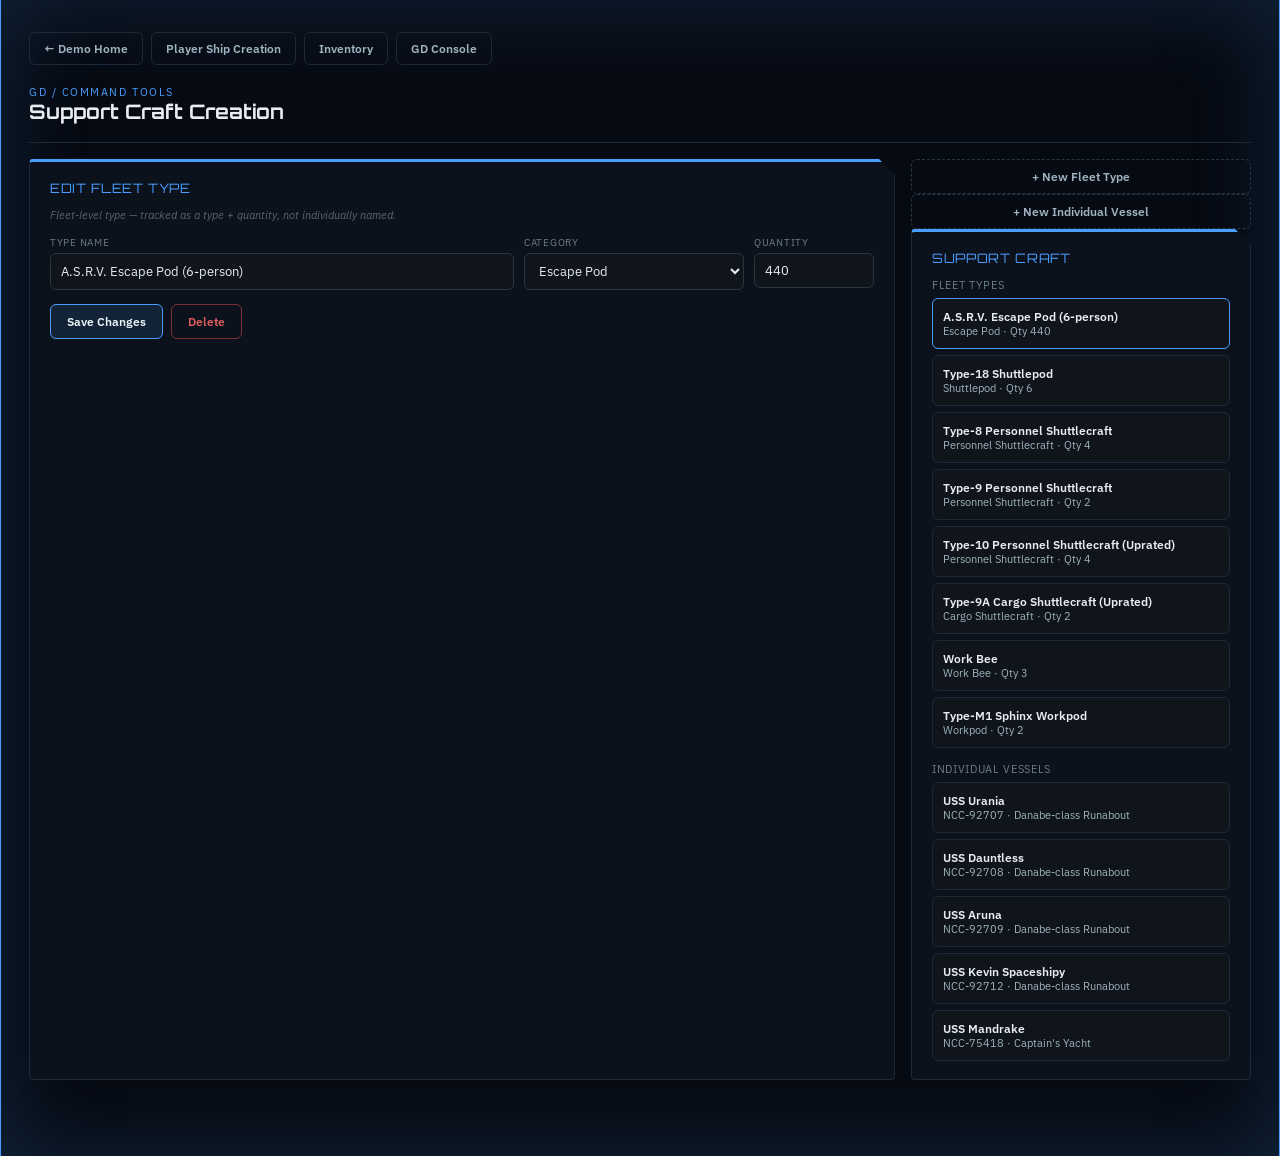
<file: support-craft-creation.html>
<!doctype html>
<html lang="en">
<head>
<meta charset="utf-8">
<title>Support Craft Creation — STAB Demo</title>
<link rel="stylesheet" href="style.css">
<script src="utils.js"></script>
</head>
<body>
<div class="app-frame">
  <div class="nav-links">
    <a href="index.html">&larr; Demo Home</a>
    <a href="ship-creation.html">Player Ship Creation</a>
    <a href="inventory.html">Inventory</a>
    <a href="gd-console.html">GD Console</a>
  </div>
  <div class="top-bar"><div><div class="eyebrow">GD / Command Tools</div><div class="title" style="font-size:20px;">Support Craft Creation</div></div></div>
  <div class="divider"></div>

  <div class="grid" style="grid-template-columns: 1fr 340px; gap:16px; flex-grow:1; min-height:0;">
    <div class="panel" style="overflow:auto;">
      <div class="panel-h" id="editor-heading"></div>
      <div id="editor-body"></div>
      <div class="row gap-8" style="margin-top:14px;">
        <button class="btn btn-accent" id="save-btn"></button>
        <button class="btn btn-danger" id="delete-btn" style="display:none;">Delete</button>
      </div>
    </div>
    <div class="col gap-10">
      <button class="btn" style="border-style:dashed;" id="new-fleet-btn">+ New Fleet Type</button>
      <button class="btn" style="border-style:dashed;" id="new-individual-btn">+ New Individual Vessel</button>
      <div class="panel" style="flex-grow:1;overflow:auto;">
        <div class="panel-h">SUPPORT CRAFT</div>
        <div class="tiny dimmer" style="text-transform:uppercase;letter-spacing:0.06em;margin-bottom:6px;">Fleet Types</div>
        <div id="fleet-craft-list" class="col gap-6" style="margin-bottom:14px;"></div>
        <div class="tiny dimmer" style="text-transform:uppercase;letter-spacing:0.06em;margin-bottom:6px;">Individual Vessels</div>
        <div id="individual-craft-list" class="col gap-6"></div>
      </div>
    </div>
  </div>
</div>

<script>
const CATEGORY_OPTIONS = ['Escape Pod', 'Shuttlepod', 'Personnel Shuttlecraft', 'Cargo Shuttlecraft', 'Work Bee', 'Workpod'];
const DEFAULT_CRAFT = [
  { id: 'c-1', kind: 'fleet', typeName: 'A.S.R.V. Escape Pod (6-person)', category: 'Escape Pod', quantity: '440' },
  { id: 'c-2', kind: 'fleet', typeName: 'Type-18 Shuttlepod', category: 'Shuttlepod', quantity: '6' },
  { id: 'c-3', kind: 'fleet', typeName: 'Type-8 Personnel Shuttlecraft', category: 'Personnel Shuttlecraft', quantity: '4' },
  { id: 'c-4', kind: 'fleet', typeName: 'Type-9 Personnel Shuttlecraft', category: 'Personnel Shuttlecraft', quantity: '2' },
  { id: 'c-5', kind: 'fleet', typeName: 'Type-10 Personnel Shuttlecraft (Uprated)', category: 'Personnel Shuttlecraft', quantity: '4' },
  { id: 'c-6', kind: 'fleet', typeName: 'Type-9A Cargo Shuttlecraft (Uprated)', category: 'Cargo Shuttlecraft', quantity: '2' },
  { id: 'c-7', kind: 'fleet', typeName: 'Work Bee', category: 'Work Bee', quantity: '3' },
  { id: 'c-8', kind: 'fleet', typeName: 'Type-M1 Sphinx Workpod', category: 'Workpod', quantity: '2' },
  { id: 'c-9', kind: 'individual', name: 'USS Urania', registry: 'NCC-92707', className: 'Danabe-class Runabout', configuration: 'Living Quarters', supplyInventory: [{ item: 'Phaser Type I', qty: 2 }, { item: 'Medical Kit', qty: 1 }] },
  { id: 'c-10', kind: 'individual', name: 'USS Dauntless', registry: 'NCC-92708', className: 'Danabe-class Runabout', configuration: 'Living Quarters', supplyInventory: [{ item: 'Phaser Type I', qty: 2 }, { item: 'Medical Kit', qty: 1 }] },
  { id: 'c-11', kind: 'individual', name: 'USS Aruna', registry: 'NCC-92709', className: 'Danabe-class Runabout', configuration: 'Unconfigured', supplyInventory: [] },
  { id: 'c-12', kind: 'individual', name: 'USS Kevin Spaceshipy', registry: 'NCC-92712', className: 'Danabe-class Runabout', configuration: 'Unconfigured', supplyInventory: [] },
  { id: 'c-13', kind: 'individual', name: 'USS Mandrake', registry: 'NCC-75418', className: "Captain's Yacht", configuration: 'Standard', supplyInventory: [{ item: 'Phaser Type I', qty: 2 }] }
];
const STATE = loadState('support-craft', { craft: DEFAULT_CRAFT, editingId: DEFAULT_CRAFT[0].id });
function persist() { saveState('support-craft', STATE); }
function blankFleet() { return { id: null, kind: 'fleet', typeName: '', category: CATEGORY_OPTIONS[0], quantity: '' }; }
function blankIndividual() { return { id: null, kind: 'individual', name: '', registry: '', className: '', configuration: '', supplyInventory: [] }; }
let draft = STATE.craft.find((c) => c.id === STATE.editingId) ? { ...STATE.craft.find((c) => c.id === STATE.editingId) } : blankFleet();

document.getElementById('new-fleet-btn').addEventListener('click', () => { STATE.editingId = null; draft = blankFleet(); persist(); renderAll(); });
document.getElementById('new-individual-btn').addEventListener('click', () => { STATE.editingId = null; draft = blankIndividual(); persist(); renderAll(); });

function renderLists() {
  const fleetWrap = document.getElementById('fleet-craft-list'); fleetWrap.innerHTML = '';
  STATE.craft.filter((c) => c.kind === 'fleet').forEach((c) => {
    fleetWrap.appendChild(el('div', { style: 'cursor:pointer;border:1px solid ' + (STATE.editingId === c.id ? 'var(--accent)' : '#1c2938') + ';border-radius:6px;padding:10px;background:#0f151a;', onclick: () => { STATE.editingId = c.id; draft = { ...c }; persist(); renderAll(); } }, [
      el('div', { style: 'font-size:12px;font-weight:600;' }, c.typeName),
      el('div', { class: 'tiny dim' }, c.category + ' \u00b7 Qty ' + c.quantity)
    ]));
  });
  const indWrap = document.getElementById('individual-craft-list'); indWrap.innerHTML = '';
  STATE.craft.filter((c) => c.kind === 'individual').forEach((c) => {
    indWrap.appendChild(el('div', { style: 'cursor:pointer;border:1px solid ' + (STATE.editingId === c.id ? 'var(--accent)' : '#1c2938') + ';border-radius:6px;padding:10px;background:#0f151a;', onclick: () => { STATE.editingId = c.id; draft = { ...c }; persist(); renderAll(); } }, [
      el('div', { style: 'font-size:12px;font-weight:600;' }, c.name),
      el('div', { class: 'tiny dim' }, c.registry + ' \u00b7 ' + c.className)
    ]));
  });
}

function renderEditor() {
  const isEditing = STATE.craft.some((c) => c.id === STATE.editingId);
  const isFleet = draft.kind !== 'individual';
  document.getElementById('editor-heading').textContent = (isEditing ? 'EDIT ' : 'NEW ') + (isFleet ? 'FLEET TYPE' : 'INDIVIDUAL VESSEL');
  document.getElementById('save-btn').textContent = isEditing ? 'Save Changes' : 'Add Support Craft';
  document.getElementById('delete-btn').style.display = isEditing ? 'inline-block' : 'none';

  const body = document.getElementById('editor-body'); body.innerHTML = '';
  if (isFleet) {
    body.appendChild(el('div', { class: 'tiny faint', style: 'margin-bottom:14px;' }, 'Fleet-level type \u2014 tracked as a type + quantity, not individually named.'));
    const row = el('div', { class: 'row gap-12 wrap', style: 'margin-bottom:14px;' });
    const nameIn = el('input', { class: 'stab-input', type: 'text', placeholder: 'e.g. Type-8 Shuttlecraft', value: draft.typeName || '', style: 'flex-grow:1;min-width:220px;' });
    nameIn.addEventListener('change', (e) => { draft.typeName = e.target.value; });
    const catSel = el('select', { class: 'stab-input', style: 'width:220px;' });
    CATEGORY_OPTIONS.forEach((c) => catSel.appendChild(el('option', { value: c }, c)));
    catSel.value = draft.category || CATEGORY_OPTIONS[0];
    catSel.addEventListener('change', (e) => { draft.category = e.target.value; });
    const qtyIn = el('input', { class: 'stab-input', type: 'text', value: draft.quantity || '', style: 'width:120px;' });
    qtyIn.addEventListener('change', (e) => { draft.quantity = e.target.value; });
    row.appendChild(el('div', { class: 'col flex-grow' }, [el('label', { class: 'label' }, 'Type Name'), nameIn]));
    row.appendChild(el('div', { class: 'col', style: 'width:220px;' }, [el('label', { class: 'label' }, 'Category'), catSel]));
    row.appendChild(el('div', { class: 'col', style: 'width:120px;' }, [el('label', { class: 'label' }, 'Quantity'), qtyIn]));
    body.appendChild(row);
  } else {
    body.appendChild(el('div', { class: 'tiny faint', style: 'margin-bottom:14px;' }, "Individually named & registered vessel (e.g. runabouts, the Captain's Yacht)."));
    const row = el('div', { class: 'row gap-12 wrap', style: 'margin-bottom:14px;' });
    const nameIn = el('input', { class: 'stab-input', type: 'text', placeholder: 'e.g. USS Urania', value: draft.name || '', style: 'flex-grow:1;min-width:200px;' });
    nameIn.addEventListener('change', (e) => { draft.name = e.target.value; });
    const regIn = el('input', { class: 'stab-input', type: 'text', placeholder: 'e.g. NCC-92707', value: draft.registry || '', style: 'width:160px;' });
    regIn.addEventListener('change', (e) => { draft.registry = e.target.value; });
    const classIn = el('input', { class: 'stab-input', type: 'text', placeholder: 'e.g. Danabe-class Runabout', value: draft.className || '', style: 'width:200px;' });
    classIn.addEventListener('change', (e) => { draft.className = e.target.value; });
    row.appendChild(el('div', { class: 'col flex-grow' }, [el('label', { class: 'label' }, 'Name'), nameIn]));
    row.appendChild(el('div', { class: 'col', style: 'width:160px;' }, [el('label', { class: 'label' }, 'Registry'), regIn]));
    row.appendChild(el('div', { class: 'col', style: 'width:200px;' }, [el('label', { class: 'label' }, 'Class'), classIn]));
    body.appendChild(row);

    const configIn = el('input', { class: 'stab-input', type: 'text', placeholder: 'e.g. Living Quarters', value: draft.configuration || '', style: 'width:220px;' });
    configIn.addEventListener('change', (e) => { draft.configuration = e.target.value; });
    body.appendChild(el('div', { class: 'col', style: 'width:220px;margin-bottom:16px;' }, [el('label', { class: 'label' }, 'Configuration'), configIn]));

    body.appendChild(el('div', { style: 'font-size:12px;font-weight:600;color:#9fb3c0;margin-bottom:8px;' }, 'On-Board Supply Inventory (limited)'));
    const supplyList = draft.supplyInventory || [];
    if (supplyList.length) {
      const listWrap = el('div', { class: 'col gap-6', style: 'margin-bottom:10px;' });
      supplyList.forEach((si, i) => listWrap.appendChild(el('div', { style: 'display:flex;justify-content:space-between;align-items:center;font-size:13px;padding:8px 10px;background:#0b1015;border:1px solid #1c2938;border-radius:6px;' }, [
        el('span', {}, si.item + ': ' + si.qty),
        el('button', { style: 'background:none;border:none;color:#566873;font-size:12px;cursor:pointer;', onclick: () => { draft.supplyInventory.splice(i, 1); renderEditor(); } }, 'Remove')
      ])));
      body.appendChild(listWrap);
    }
    const addRow = el('div', { class: 'row gap-8', style: 'margin-bottom:18px;' });
    const itemIn = el('input', { class: 'stab-input', type: 'text', placeholder: 'e.g. Phaser Type I', style: 'flex-grow:1;' });
    const qtyIn2 = el('input', { class: 'stab-input', type: 'text', placeholder: 'Qty', style: 'width:80px;' });
    addRow.appendChild(itemIn); addRow.appendChild(qtyIn2);
    addRow.appendChild(el('button', { class: 'btn', onclick: () => {
      const item = itemIn.value.trim(); if (!item) return;
      const qty = parseInt(qtyIn2.value, 10) || 1;
      draft.supplyInventory = [...(draft.supplyInventory || []), { item: item, qty: qty }];
      renderEditor();
    } }, 'Add'));
    body.appendChild(addRow);
  }
}

document.getElementById('save-btn').addEventListener('click', () => {
  const isFleet = draft.kind !== 'individual';
  const nameCheck = isFleet ? (draft.typeName || '').trim() : (draft.name || '').trim();
  if (!nameCheck) return;
  const isEditing = STATE.craft.some((c) => c.id === STATE.editingId);
  if (isEditing) {
    STATE.craft = STATE.craft.map((c) => c.id === STATE.editingId ? { ...c, ...draft, id: c.id } : c);
  } else {
    const newCraft = { ...draft, id: 'c-' + Date.now() };
    STATE.craft.push(newCraft);
    STATE.editingId = newCraft.id;
    draft = { ...newCraft };
  }
  persist(); renderAll();
});
document.getElementById('delete-btn').addEventListener('click', () => {
  STATE.craft = STATE.craft.filter((c) => c.id !== STATE.editingId);
  const next = STATE.craft[0] || null;
  STATE.editingId = next ? next.id : null;
  draft = next ? { ...next } : blankFleet();
  persist(); renderAll();
});

function renderAll() { renderEditor(); renderLists(); }
renderAll();
</script>
</body>
</html>
</file>
<file: style.css>
@import url('https://fonts.googleapis.com/css2?family=Orbitron:wght@600;700&family=IBM+Plex+Sans:wght@400;500;600&display=swap');

:root {
  --accent: #4a9eff;
  --accent-wash: #4a9eff1f;
  --accent-glow: #4a9eff2e;
  --bg: #060a12;
  --panel-bg: #0b121c;
  --panel-border: #1c2938;
  --text: #e7edf1;
  --text-dim: #9fb3c0;
  --text-dimmer: #6b7d89;
  --text-faint: #566873;
  --green: #7fb069;
  --amber: #e8a33d;
  --red: #e05d5d;
}

* { box-sizing: border-box; }

body {
  margin: 0;
  font-family: 'IBM Plex Sans', sans-serif;
  background: var(--bg);
  color: var(--text);
}

.app-frame {
  max-width: 1320px;
  margin: 0 auto;
  padding: 32px 28px 60px;
  border-left: 1px solid var(--accent);
  border-right: 1px solid var(--accent);
  min-height: 100vh;
  box-shadow: inset 0 0 90px var(--accent-glow);
  transition: box-shadow 0.5s ease, border-color 0.5s ease;
}

.eyebrow {
  font-size: 11px;
  letter-spacing: 0.14em;
  text-transform: uppercase;
  color: var(--accent);
  transition: color 0.4s ease;
}

.title {
  font-family: 'Orbitron', sans-serif;
  font-weight: 700;
  color: var(--text);
}

.top-bar {
  display: flex;
  justify-content: space-between;
  align-items: center;
  flex-wrap: wrap;
  gap: 12px;
  margin-bottom: 18px;
}

.nav-links {
  display: flex;
  gap: 8px;
  flex-wrap: wrap;
  margin-bottom: 20px;
}

.nav-links a {
  padding: 8px 14px;
  border-radius: 6px;
  border: 1px solid var(--panel-border);
  color: var(--text-dim);
  text-decoration: none;
  font-size: 12px;
  font-weight: 600;
}

.nav-links a.current, .nav-links a:hover {
  border-color: var(--accent);
  color: var(--text);
  background: var(--accent-wash);
}

.divider {
  height: 1px;
  background: var(--panel-border);
  margin: 16px 0;
}

.panel {
  border: 1px solid var(--panel-border);
  border-top: 3px solid var(--accent);
  border-radius: 4px;
  background: var(--panel-bg);
  padding: 18px 20px;
  margin-bottom: 16px;
  clip-path: polygon(0 0, calc(100% - 16px) 0, 100% 16px, 100% 100%, 0 100%);
  transition: border-color 0.4s ease;
}

.panel-h {
  font-family: 'Orbitron', sans-serif;
  font-size: 13px;
  letter-spacing: 0.05em;
  color: var(--accent);
  margin: 0 0 12px;
  transition: color 0.4s ease;
}

.label {
  font-size: 10px;
  text-transform: uppercase;
  letter-spacing: 0.07em;
  color: var(--text-dimmer);
  margin-bottom: 4px;
  display: block;
}

input[type="text"], input[type="number"], select, textarea {
  background: #0f151a;
  border: 1px solid #2a3541;
  border-radius: 6px;
  color: var(--text);
  font-family: 'IBM Plex Sans', sans-serif;
  font-size: 13px;
  padding: 8px 10px;
  width: 100%;
}

textarea { resize: vertical; font-family: 'IBM Plex Sans', sans-serif; }

button {
  font-family: 'IBM Plex Sans', sans-serif;
  cursor: pointer;
}

.btn {
  padding: 9px 16px;
  border-radius: 6px;
  border: 1px solid #2a3541;
  background: transparent;
  color: var(--text-dim);
  font-size: 12px;
  font-weight: 600;
}
.btn:hover { border-color: #4d5f6c; color: var(--text); }

.btn-accent {
  border: 1px solid var(--accent);
  background: var(--accent-wash);
  color: #eaf6f8;
}

.btn-danger { border-color: #7a3030; color: var(--red); }
.btn-danger:hover { border-color: var(--red); }

.btn-sm { padding: 6px 12px; font-size: 11px; }

.tag {
  font-size: 11px;
  padding: 4px 8px;
  border-radius: 10px;
  background: #1c252d;
  color: #c3d0d8;
}

.grid { display: grid; gap: 12px; }
.g2 { grid-template-columns: repeat(2, minmax(0,1fr)); }
.g3 { grid-template-columns: repeat(3, minmax(0,1fr)); }
.g4 { grid-template-columns: repeat(4, minmax(0,1fr)); }
.g5 { grid-template-columns: repeat(5, minmax(0,1fr)); }
.g6 { grid-template-columns: repeat(6, minmax(0,1fr)); }

.row { display: flex; gap: 10px; }
.col { display: flex; flex-direction: column; }
.flex-grow { flex-grow: 1; }
.items-end { align-items: flex-end; }
.items-center { align-items: center; }
.justify-between { justify-content: space-between; }
.wrap { flex-wrap: wrap; }
.gap-6 { gap: 6px; }
.gap-8 { gap: 8px; }
.gap-14 { gap: 14px; }

.small { font-size: 12px; }
.tiny { font-size: 11px; }
.dim { color: var(--text-dim); }
.dimmer { color: var(--text-dimmer); }
.faint { color: var(--text-faint); font-style: italic; }

.tile {
  cursor: pointer;
  padding: 16px;
  border-radius: 10px;
  background: #0f151a;
  border: 1px solid var(--panel-border);
}
.tile.selected { border-color: var(--accent); }
.tile-value {
  font-family: 'Orbitron', sans-serif;
  font-size: 26px;
  font-weight: 700;
  margin-top: 6px;
}

.card {
  border: 1px solid var(--panel-border);
  border-radius: 8px;
  padding: 14px 18px;
  background: #0f151a;
  margin-bottom: 10px;
}

.link-btn {
  display: inline-block;
  padding: 10px 18px;
  border-radius: 6px;
  border: 1px solid var(--accent);
  background: var(--accent-wash);
  color: #eaf6f8;
  text-decoration: none;
  font-size: 13px;
  font-weight: 600;
}

.chat-box {
  height: 170px;
  flex-shrink: 0;
  border: 1px solid #2a3541;
  border-top: 3px solid var(--accent);
  border-radius: 6px;
  background: var(--panel-bg);
  padding: 12px 16px;
  display: flex;
  flex-direction: column;
}

.modal-backdrop {
  position: fixed; inset: 0; background: rgba(0,0,0,0.6);
  display: flex; align-items: center; justify-content: center; z-index: 50;
}
.modal-box {
  width: 640px; max-height: 700px; display: flex; flex-direction: column;
  background: var(--panel-bg); border: 1px solid #2a3541; border-radius: 10px; padding: 24px;
  box-shadow: 0 0 40px rgba(0,0,0,0.5);
}
</file>
